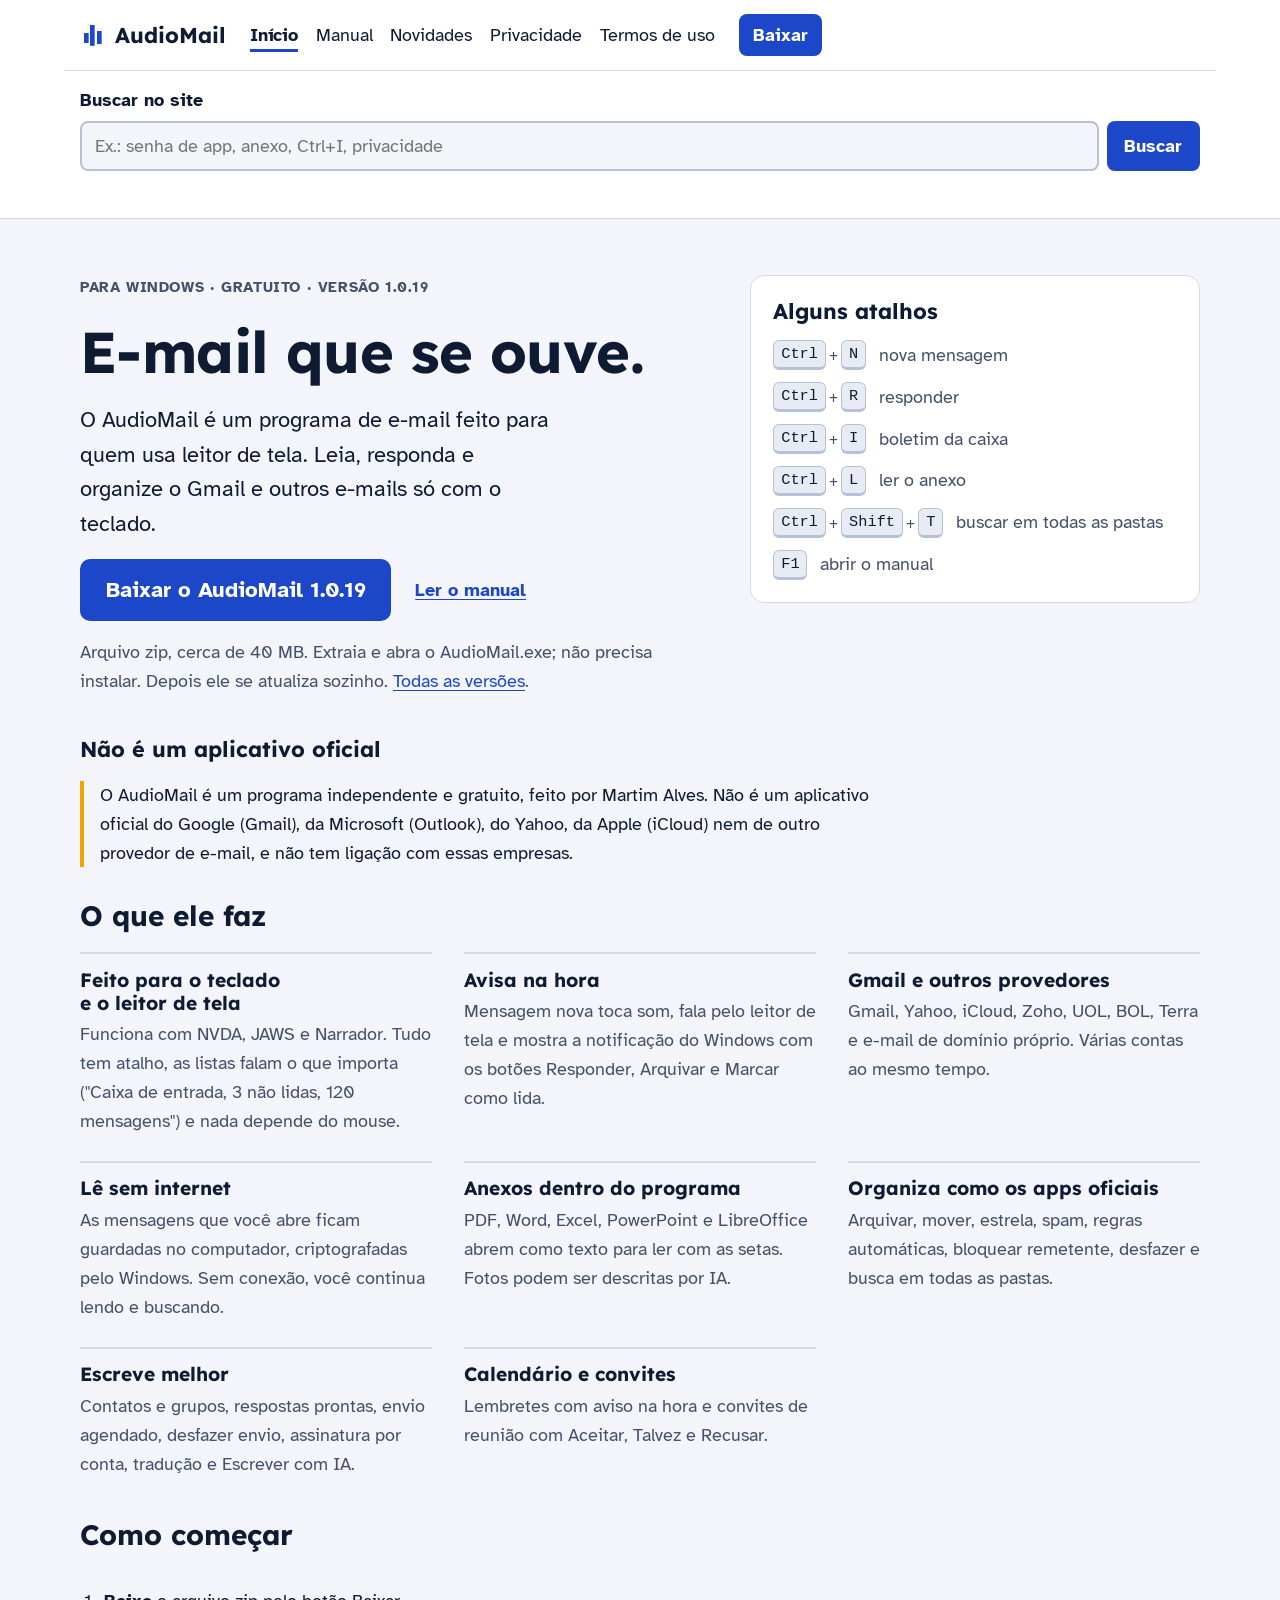
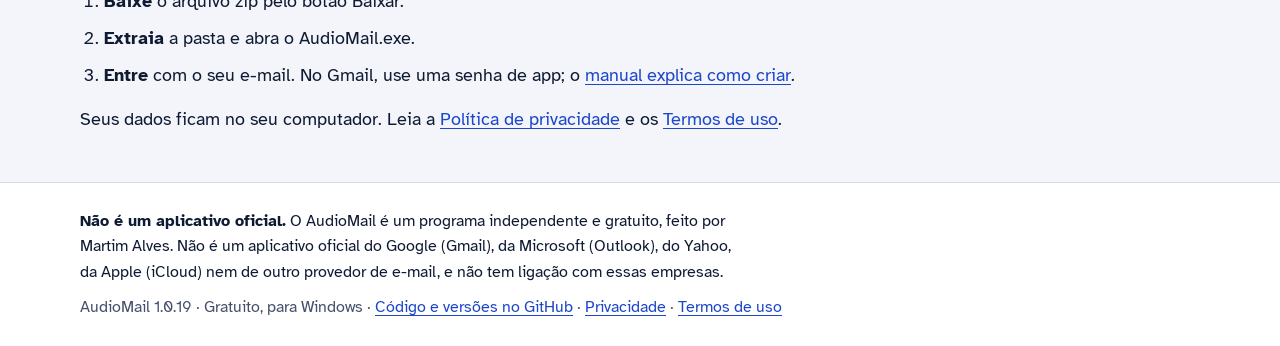
<file: docs/index.html>
<!doctype html>
<html lang="pt-BR">
<head>
<meta charset="utf-8">
<meta name="viewport" content="width=device-width, initial-scale=1, viewport-fit=cover">
<title>AudioMail</title>
<meta name="description" content="AudioMail: programa de e-mail gratuito para Windows feito para leitor de tela.">
<meta name="claude:viewport-fit-sides" content="cover">
<link rel="preconnect" href="https://fonts.googleapis.com">
<link rel="preconnect" href="https://fonts.gstatic.com" crossorigin>
<link rel="stylesheet" href="https://fonts.googleapis.com/css2?family=Atkinson+Hyperlegible:ital,wght@0,400;0,700;1,400&family=Lexend:wght@500;700&display=swap">
<link rel="stylesheet" href="estilo.css">
</head>
<body>
<a class="skip" href="#conteudo">Pular para o conteúdo</a>
<header class="topo">
  <div class="faixa">
    <a class="marca" href="index.html" aria-label="AudioMail, página inicial">
      <span class="marca-icone" aria-hidden="true"></span>AudioMail
    </a>
    <nav aria-label="Páginas do site"><ul class="menu"><li><a href="index.html" aria-current="page">Início</a></li><li><a href="manual.html">Manual</a></li><li><a href="novidades.html">Novidades</a></li><li><a href="privacidade.html">Privacidade</a></li><li><a href="termos.html">Termos de uso</a></li></ul></nav>
    <a class="botao botao-pequeno" href="https://github.com/martimpcctrl/AudioMail/releases/download/v1.0.19/AudioMail-Portatil-1.0.19.zip">Baixar</a>
  </div>
  <div class="faixa faixa-busca">
    <form class="busca" role="search" id="form-busca" action="#">
      <label for="campo-busca">Buscar no site</label>
      <div class="busca-linha">
        <input id="campo-busca" type="search" autocomplete="off"
               placeholder="Ex.: senha de app, anexo, Ctrl+I, privacidade">
        <button type="submit" class="botao">Buscar</button>
      </div>
      <p id="busca-status" class="busca-status" role="status" aria-live="polite"></p>
      <ol id="busca-resultados" class="busca-resultados" hidden></ol>
    </form>
  </div>
</header>
<main id="conteudo" tabindex="-1">
<section class="abertura faixa" aria-labelledby="titulo">
  <div class="abertura-texto">
    <p class="selo">Para Windows · Gratuito · Versão 1.0.19</p>
    <h1 id="titulo">E-mail que se ouve.</h1>
    <p class="chamada">O AudioMail é um programa de e-mail feito para quem usa leitor de tela.
      Leia, responda e organize o Gmail e outros e-mails só com o teclado.</p>
    <div class="acoes">
      <a class="botao botao-grande" href="https://github.com/martimpcctrl/AudioMail/releases/download/v1.0.19/AudioMail-Portatil-1.0.19.zip">Baixar o AudioMail 1.0.19</a>
      <a class="link-forte" href="manual.html">Ler o manual</a>
    </div>
    <p class="detalhe">Arquivo zip, cerca de 40 MB. Extraia e abra o AudioMail.exe; não precisa instalar.
      Depois ele se atualiza sozinho. <a href="https://github.com/martimpcctrl/AudioMail/releases">Todas as versões</a>.</p>
  </div>
  <aside class="teclado" aria-labelledby="titulo-atalhos">
    <h2 id="titulo-atalhos">Alguns atalhos</h2>
    <ul class="atalhos"><li><span class="combo"><kbd>Ctrl</kbd><span class="plus">+</span><kbd>N</kbd></span> <span>nova mensagem</span></li><li><span class="combo"><kbd>Ctrl</kbd><span class="plus">+</span><kbd>R</kbd></span> <span>responder</span></li><li><span class="combo"><kbd>Ctrl</kbd><span class="plus">+</span><kbd>I</kbd></span> <span>boletim da caixa</span></li><li><span class="combo"><kbd>Ctrl</kbd><span class="plus">+</span><kbd>L</kbd></span> <span>ler o anexo</span></li><li><span class="combo"><kbd>Ctrl</kbd><span class="plus">+</span><kbd>Shift</kbd><span class="plus">+</span><kbd>T</kbd></span> <span>buscar em todas as pastas</span></li><li><span class="combo"><kbd>F1</kbd></span> <span>abrir o manual</span></li></ul>
  </aside>
</section>
<section class="faixa aviso-oficial" aria-labelledby="titulo-aviso">
  <h2 id="titulo-aviso">Não é um aplicativo oficial</h2>
  <p>O AudioMail é um programa independente e gratuito, feito por Martim Alves. Não é um aplicativo oficial do Google (Gmail), da Microsoft (Outlook), do Yahoo, da Apple (iCloud) nem de outro provedor de e-mail, e não tem ligação com essas empresas.</p>
</section>
<section class="faixa" aria-labelledby="titulo-recursos">
  <h2 id="titulo-recursos">O que ele faz</h2>
  <ul class="recursos"><li class="recurso"><h3>Feito para o teclado e o leitor de tela</h3><p>Funciona com NVDA, JAWS e Narrador. Tudo tem atalho, as listas falam o que importa (&quot;Caixa de entrada, 3 não lidas, 120 mensagens&quot;) e nada depende do mouse.</p></li><li class="recurso"><h3>Avisa na hora</h3><p>Mensagem nova toca som, fala pelo leitor de tela e mostra a notificação do Windows com os botões Responder, Arquivar e Marcar como lida.</p></li><li class="recurso"><h3>Gmail e outros provedores</h3><p>Gmail, Yahoo, iCloud, Zoho, UOL, BOL, Terra e e-mail de domínio próprio. Várias contas ao mesmo tempo.</p></li><li class="recurso"><h3>Lê sem internet</h3><p>As mensagens que você abre ficam guardadas no computador, criptografadas pelo Windows. Sem conexão, você continua lendo e buscando.</p></li><li class="recurso"><h3>Anexos dentro do programa</h3><p>PDF, Word, Excel, PowerPoint e LibreOffice abrem como texto para ler com as setas. Fotos podem ser descritas por IA.</p></li><li class="recurso"><h3>Organiza como os apps oficiais</h3><p>Arquivar, mover, estrela, spam, regras automáticas, bloquear remetente, desfazer e busca em todas as pastas.</p></li><li class="recurso"><h3>Escreve melhor</h3><p>Contatos e grupos, respostas prontas, envio agendado, desfazer envio, assinatura por conta, tradução e Escrever com IA.</p></li><li class="recurso"><h3>Calendário e convites</h3><p>Lembretes com aviso na hora e convites de reunião com Aceitar, Talvez e Recusar.</p></li></ul>
</section>
<section class="faixa comecar" aria-labelledby="titulo-comecar">
  <h2 id="titulo-comecar">Como começar</h2>
  <ol class="passos">
    <li><strong>Baixe</strong> o arquivo zip pelo botão Baixar.</li>
    <li><strong>Extraia</strong> a pasta e abra o AudioMail.exe.</li>
    <li><strong>Entre</strong> com o seu e-mail. No Gmail, use uma senha de app;
      o <a href="manual.html#primeiros-passos">manual explica como criar</a>.</li>
  </ol>
  <p>Seus dados ficam no seu computador. Leia a <a href="privacidade.html">Política de privacidade</a>
    e os <a href="termos.html">Termos de uso</a>.</p>
</section>

</main>
<footer class="rodape">
  <div class="faixa rodape-faixa">
    <p class="aviso"><strong>Não é um aplicativo oficial.</strong> O AudioMail é um programa independente e gratuito, feito por Martim Alves. Não é um aplicativo oficial do Google (Gmail), da Microsoft (Outlook), do Yahoo, da Apple (iCloud) nem de outro provedor de e-mail, e não tem ligação com essas empresas.</p>
    <p>AudioMail 1.0.19 · Gratuito, para Windows ·
      <a href="https://github.com/martimpcctrl/AudioMail">Código e versões no GitHub</a> ·
      <a href="privacidade.html">Privacidade</a> · <a href="termos.html">Termos de uso</a></p>
  </div>
</footer>
<script src="busca-indice.js"></script>
<script src="busca.js"></script>
</body>
</html>
</file>
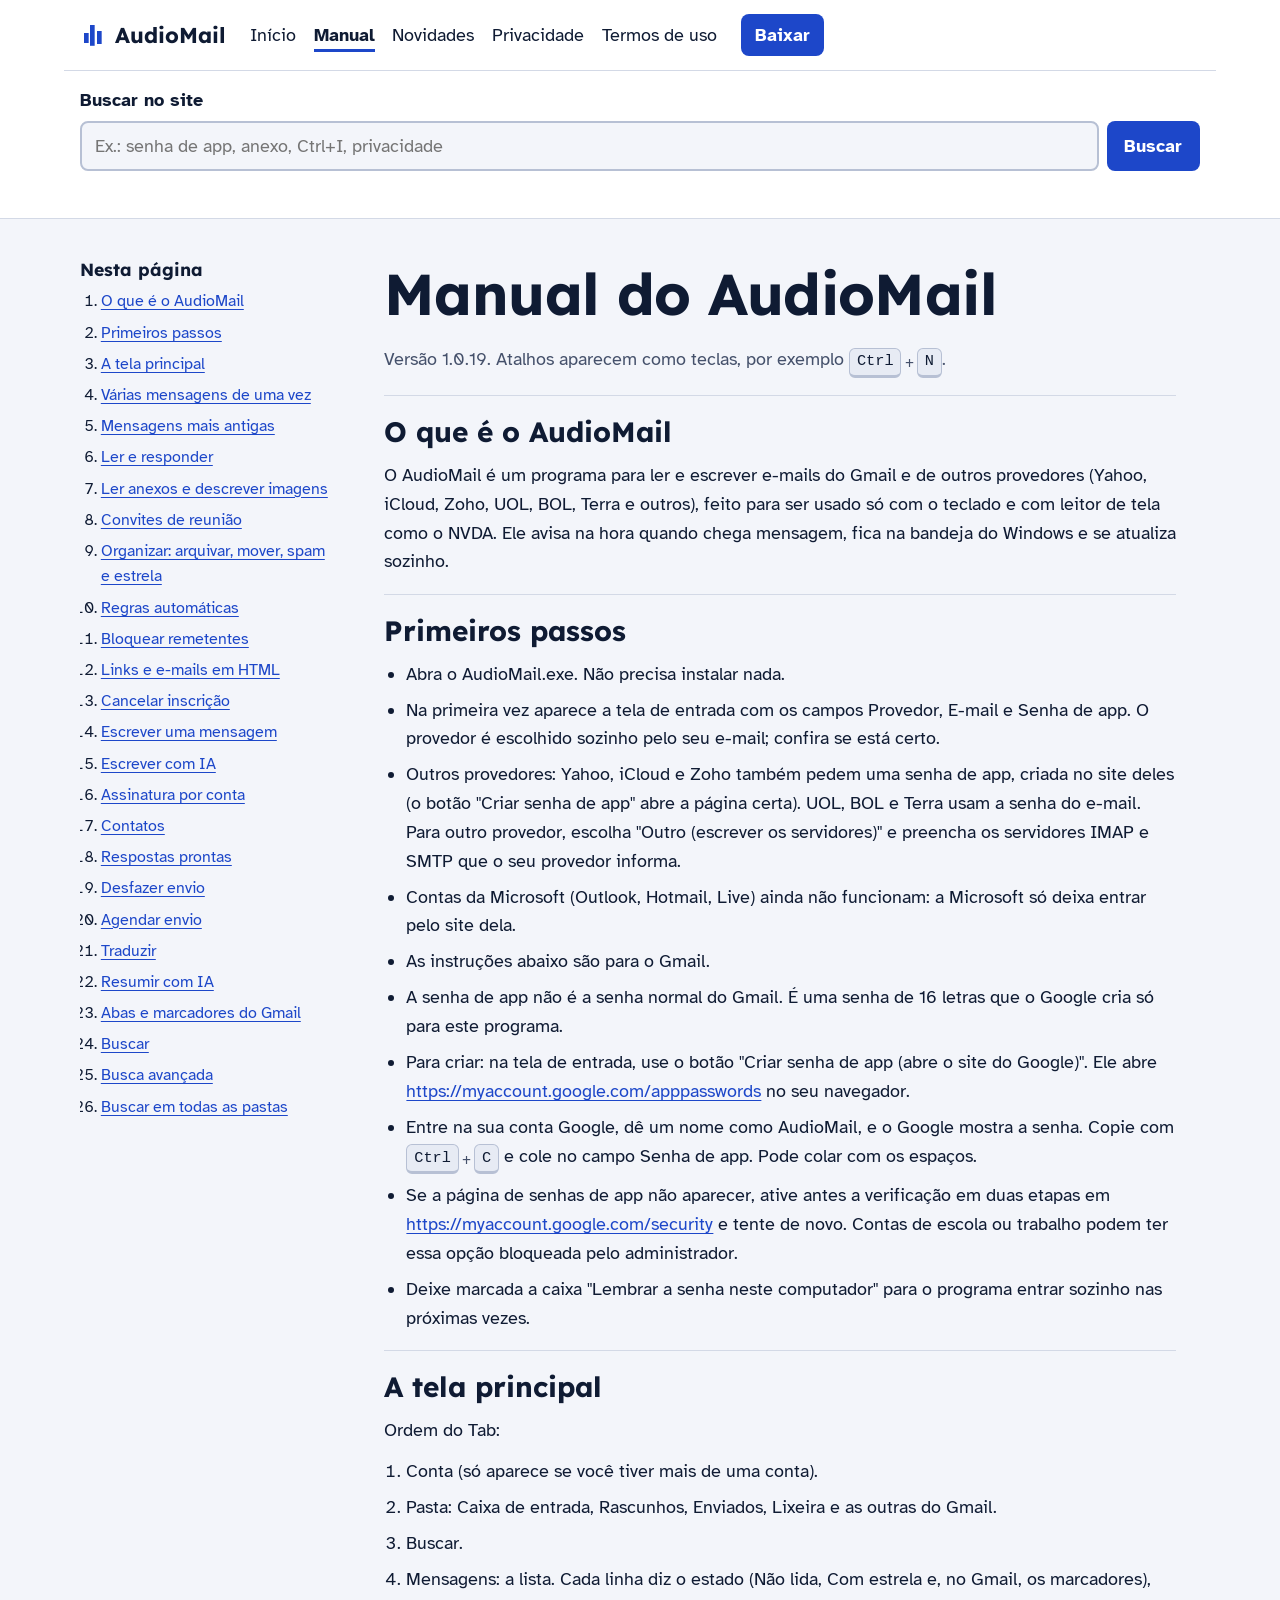
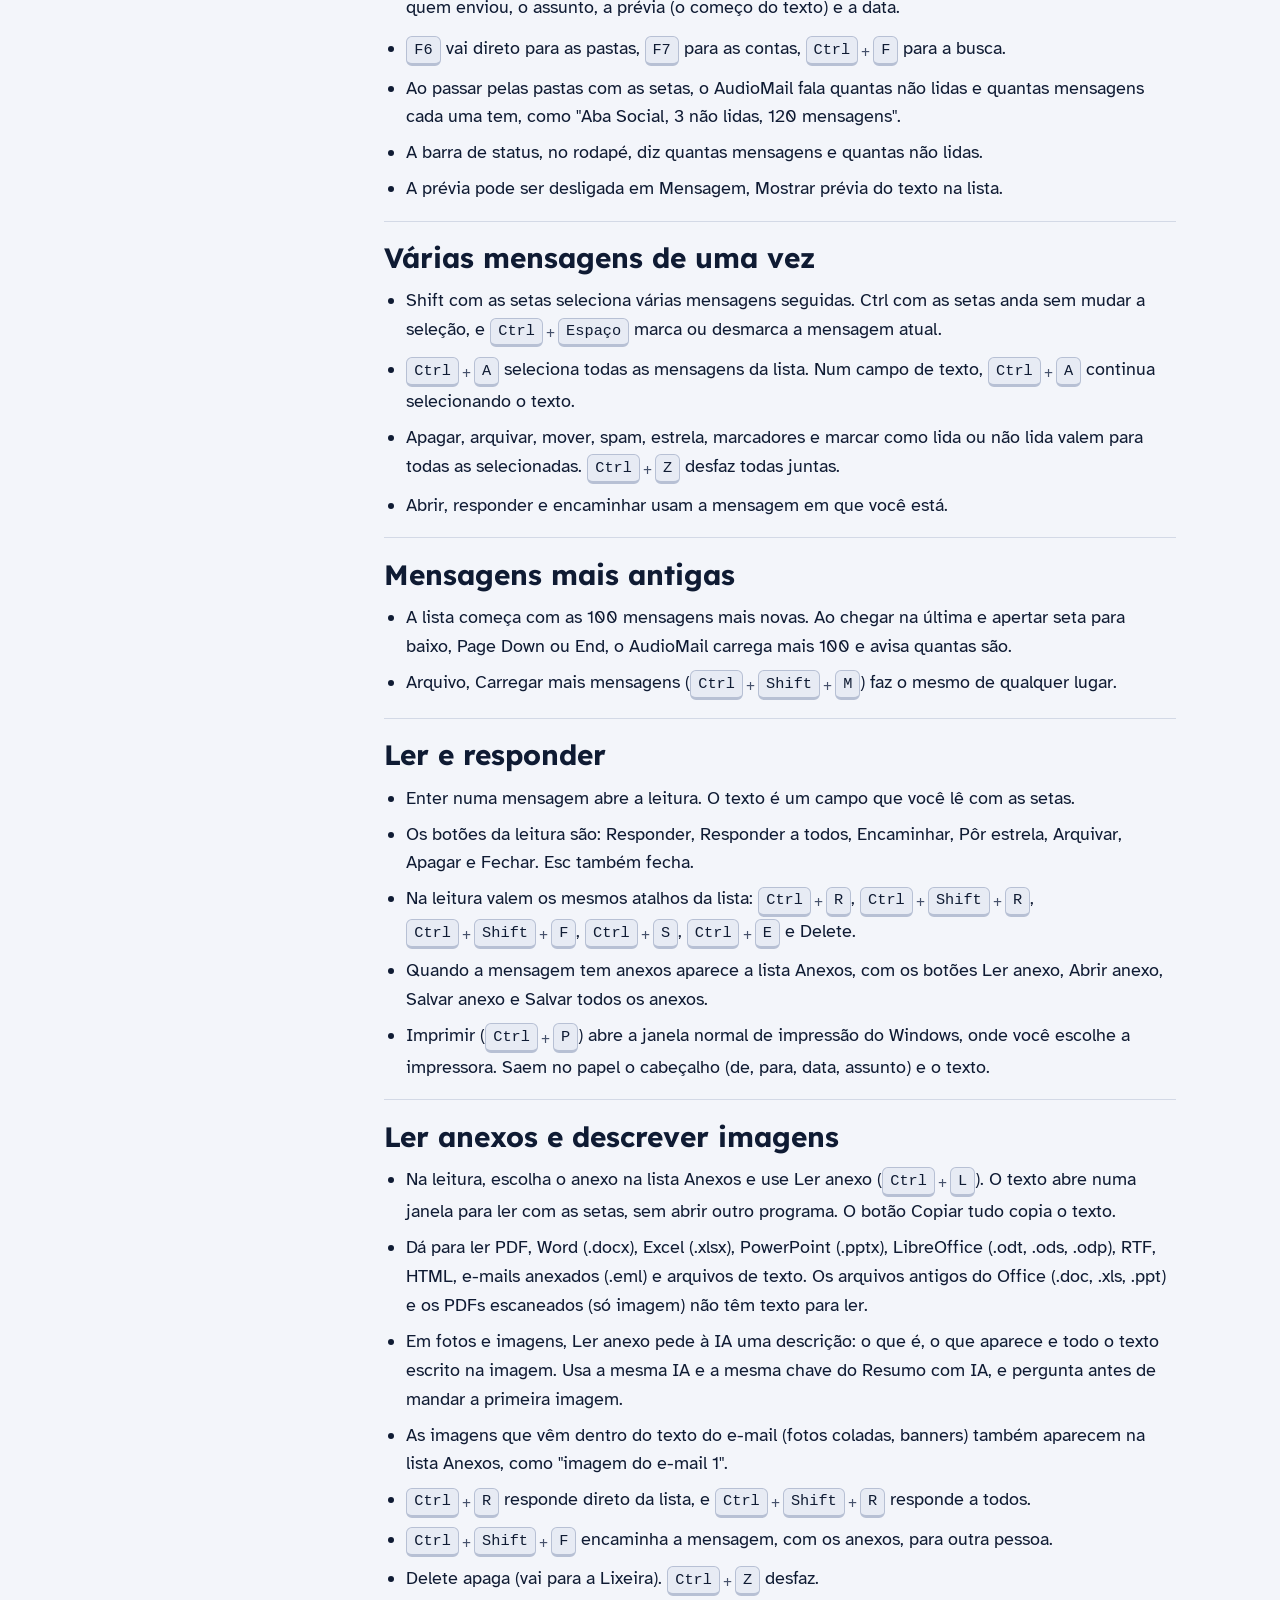
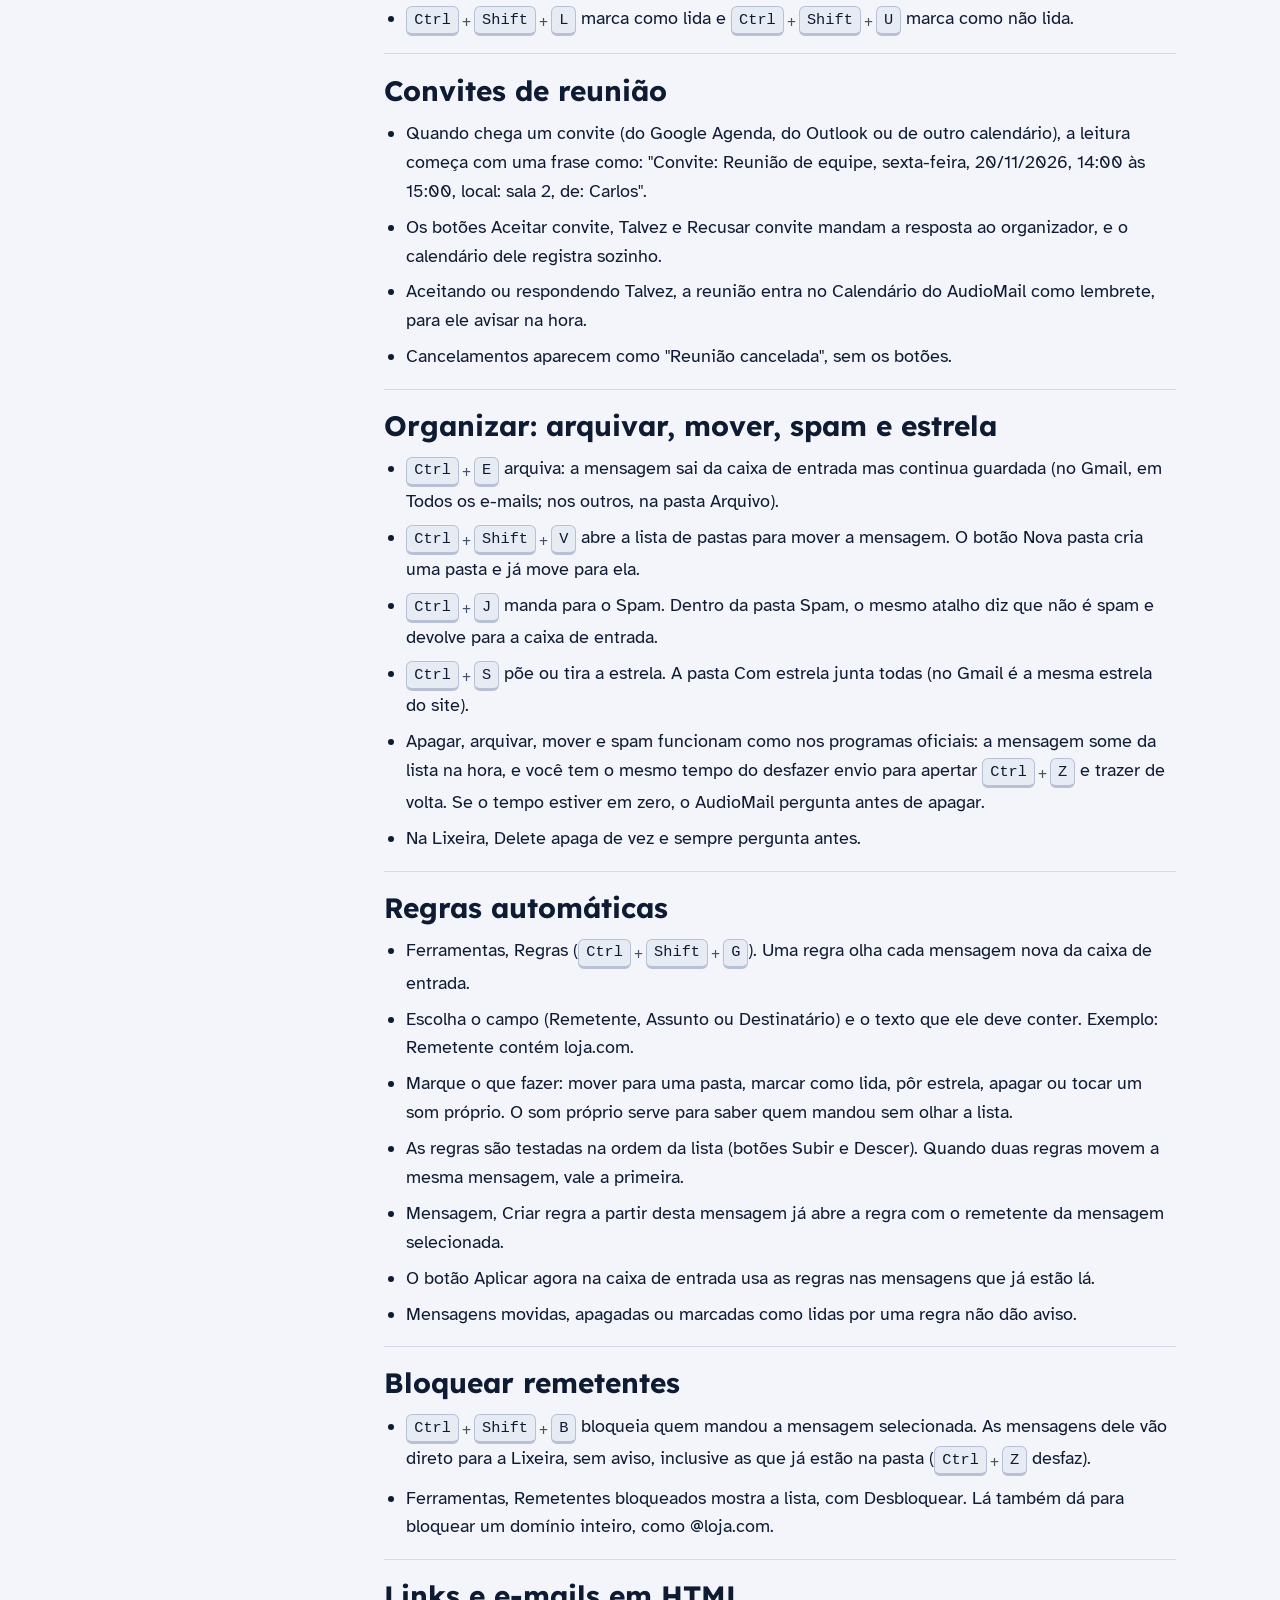
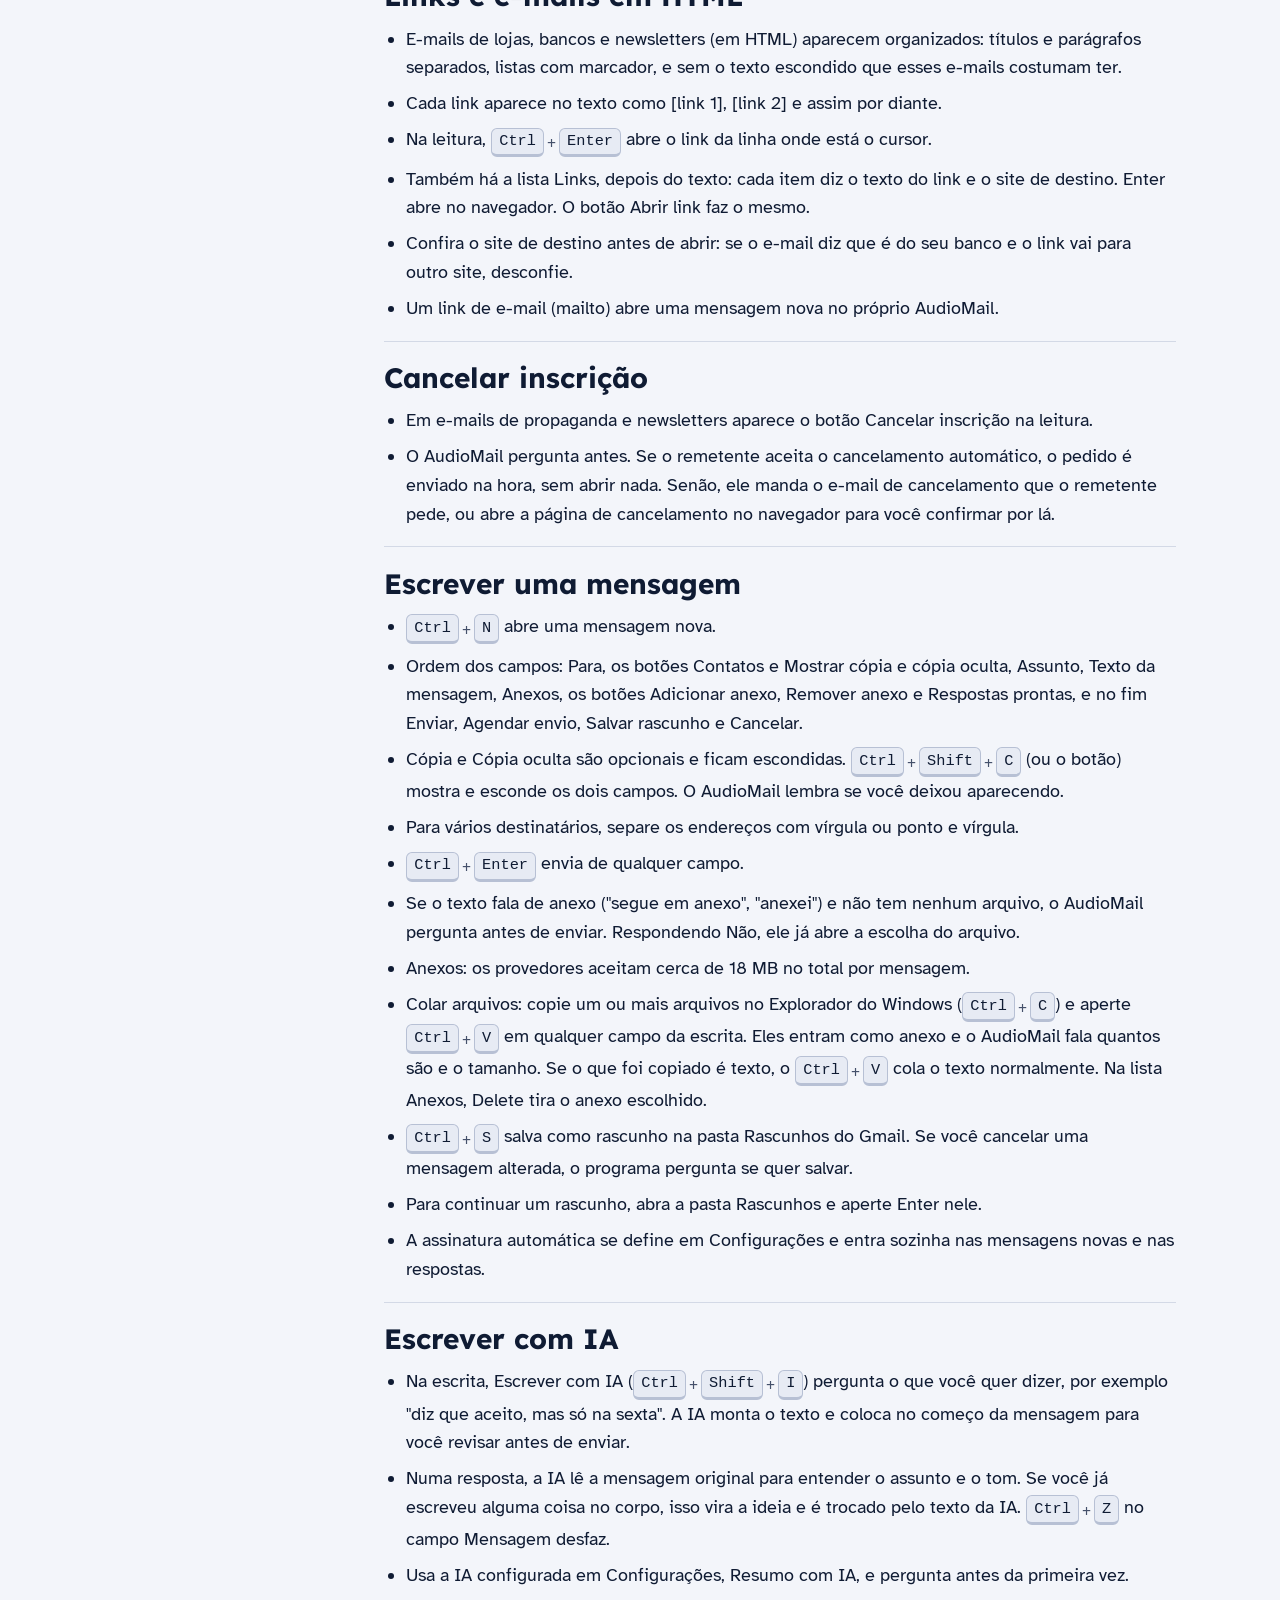
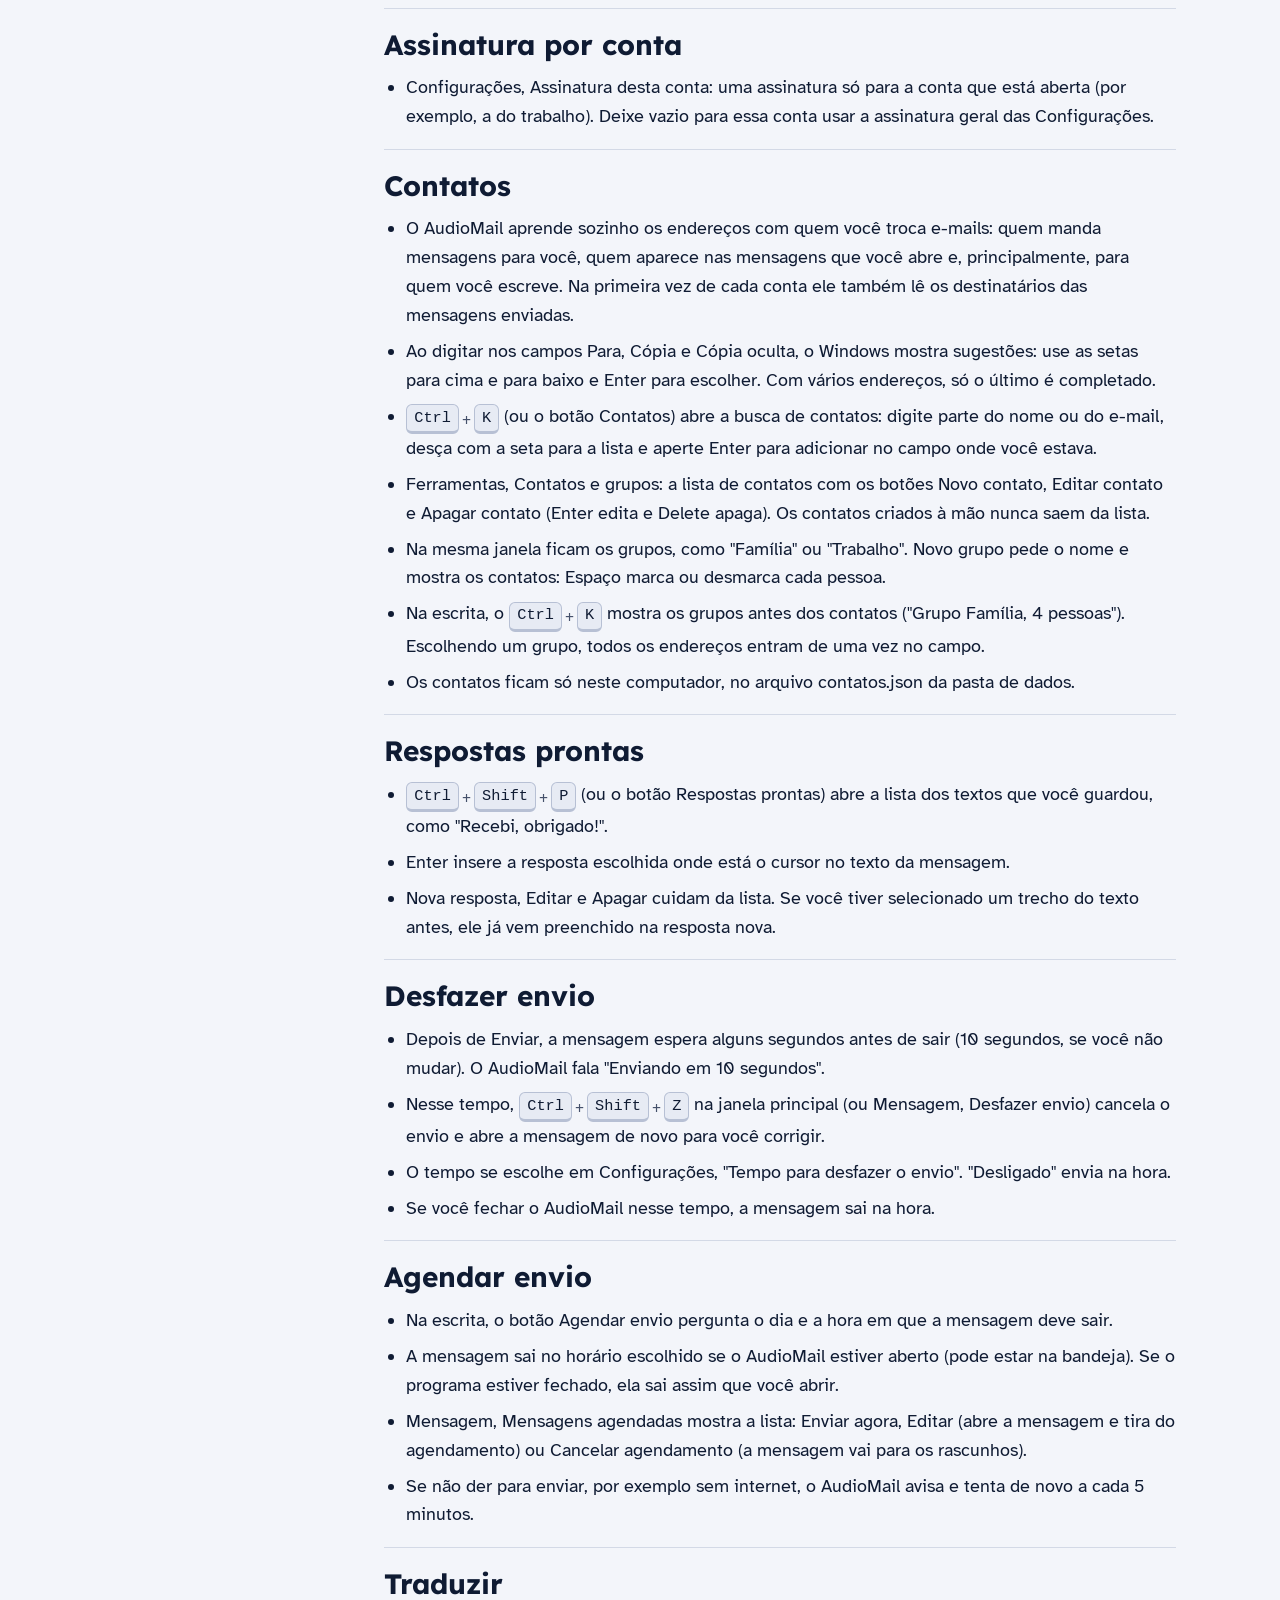
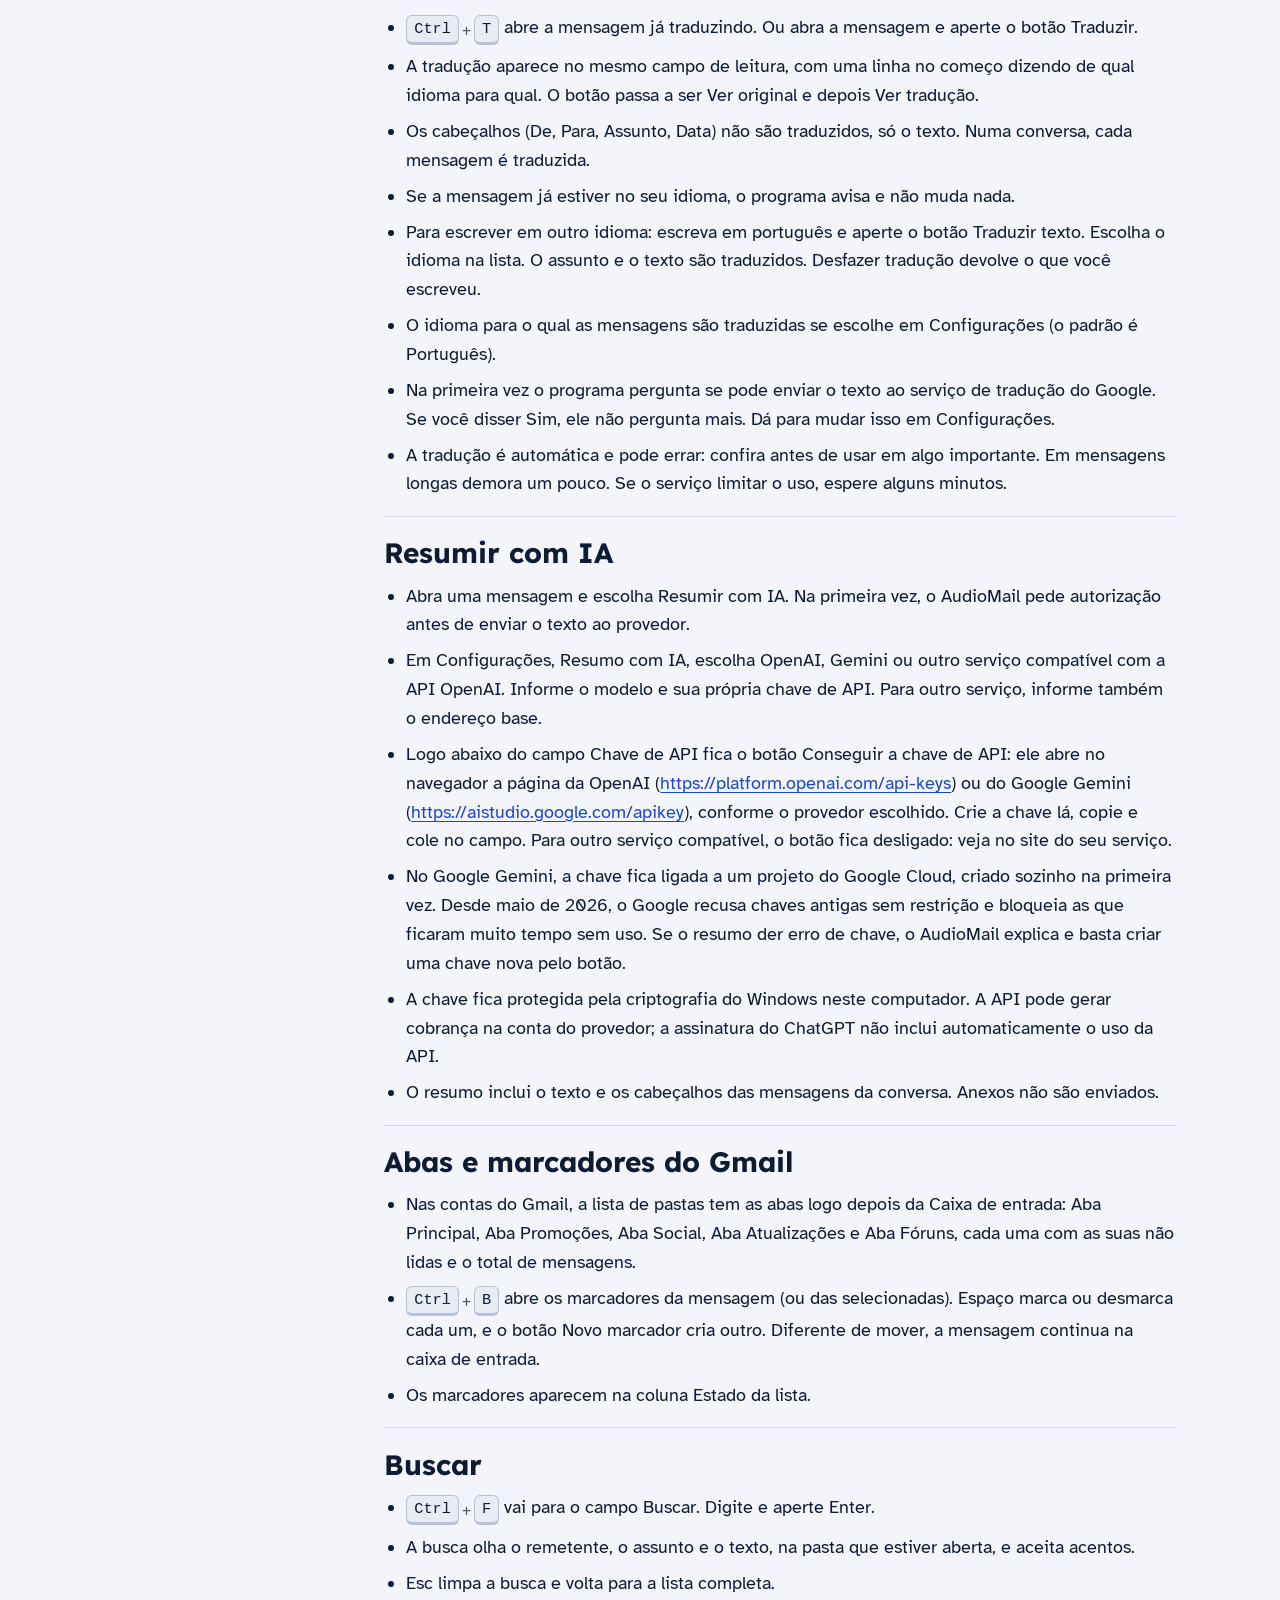
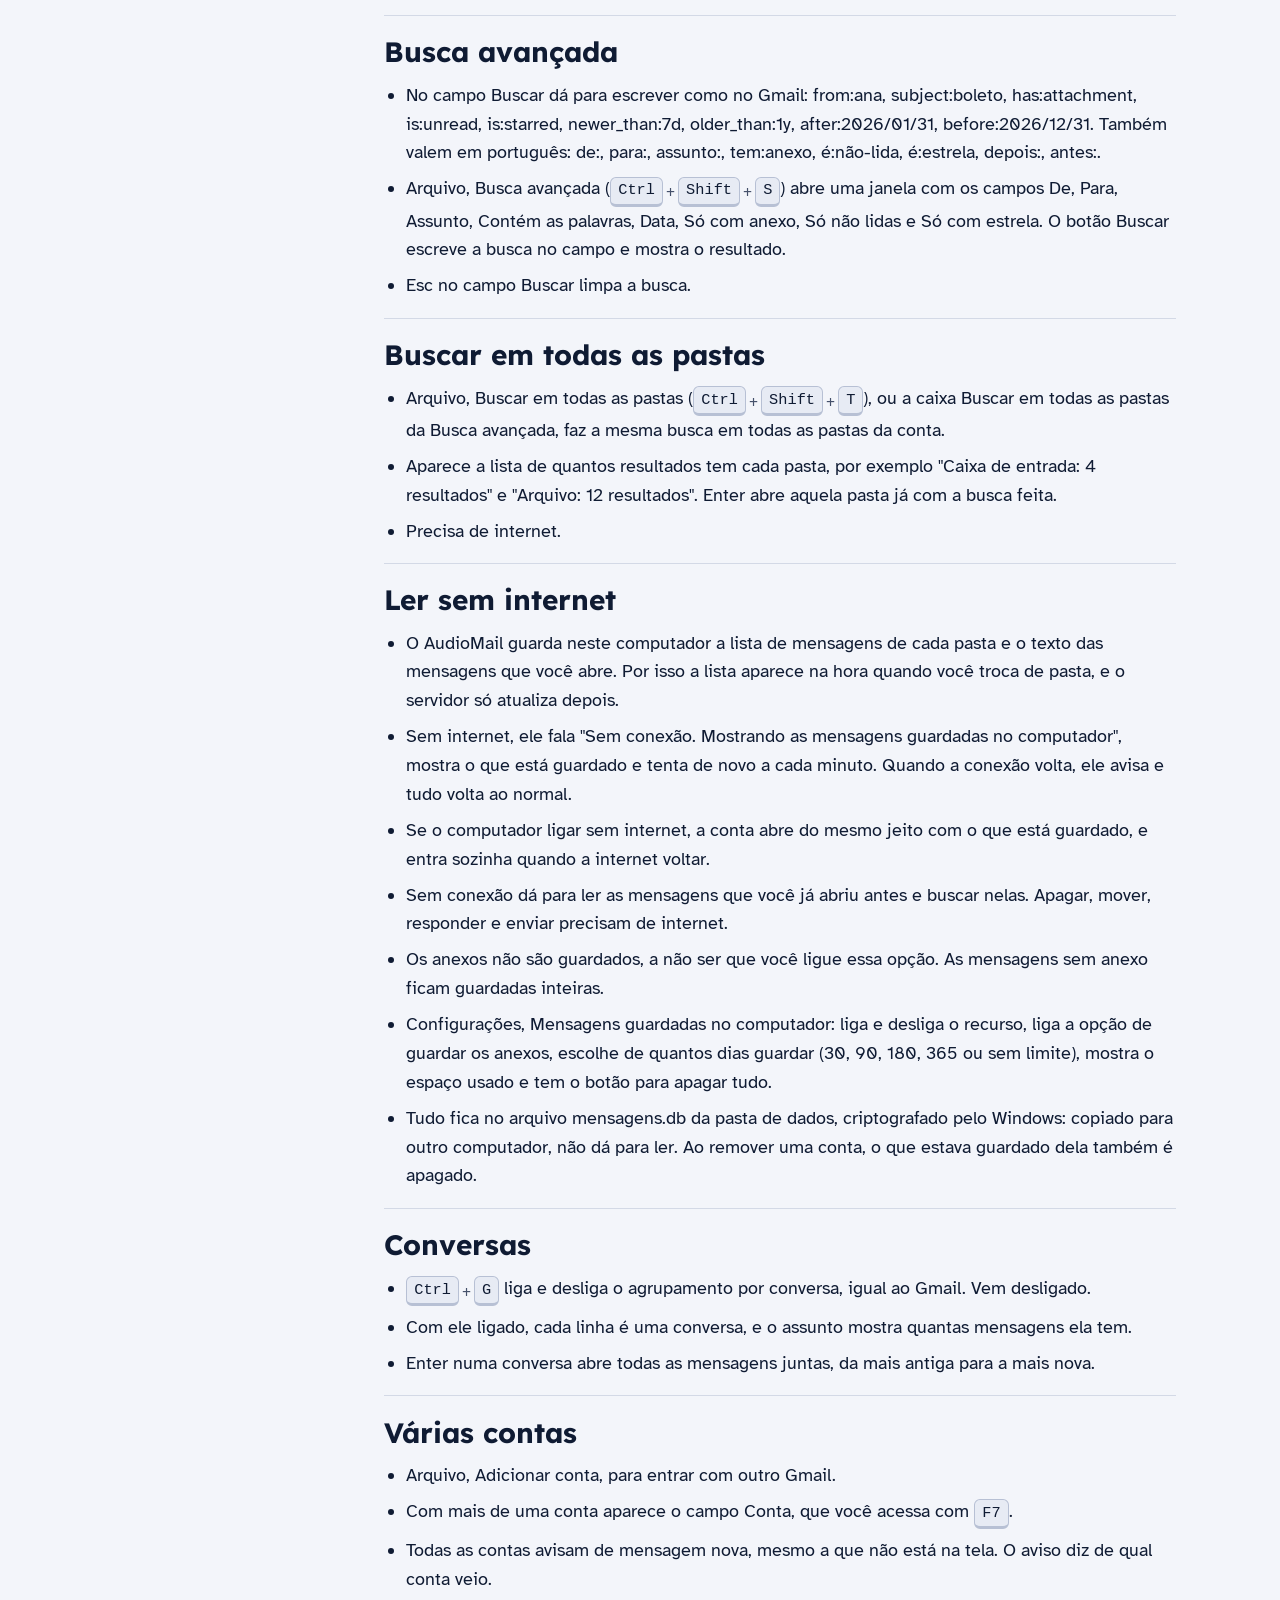
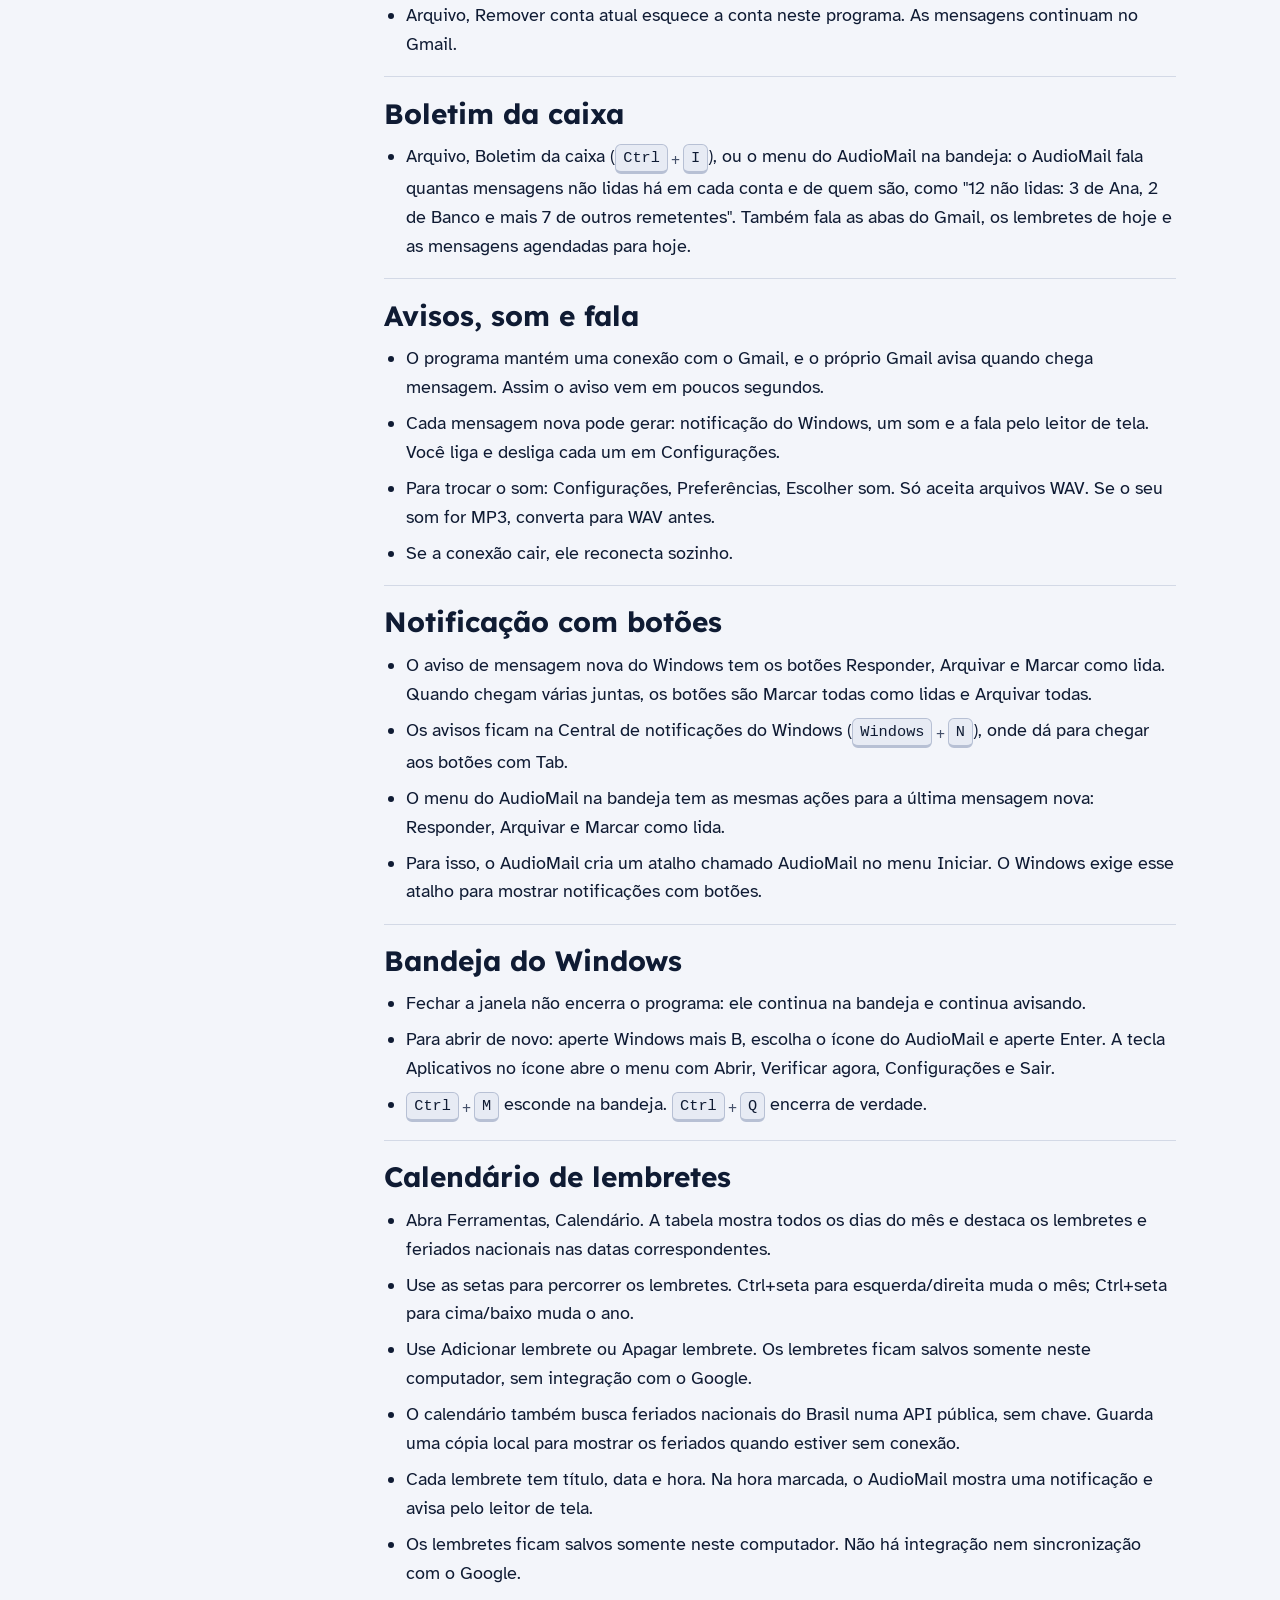
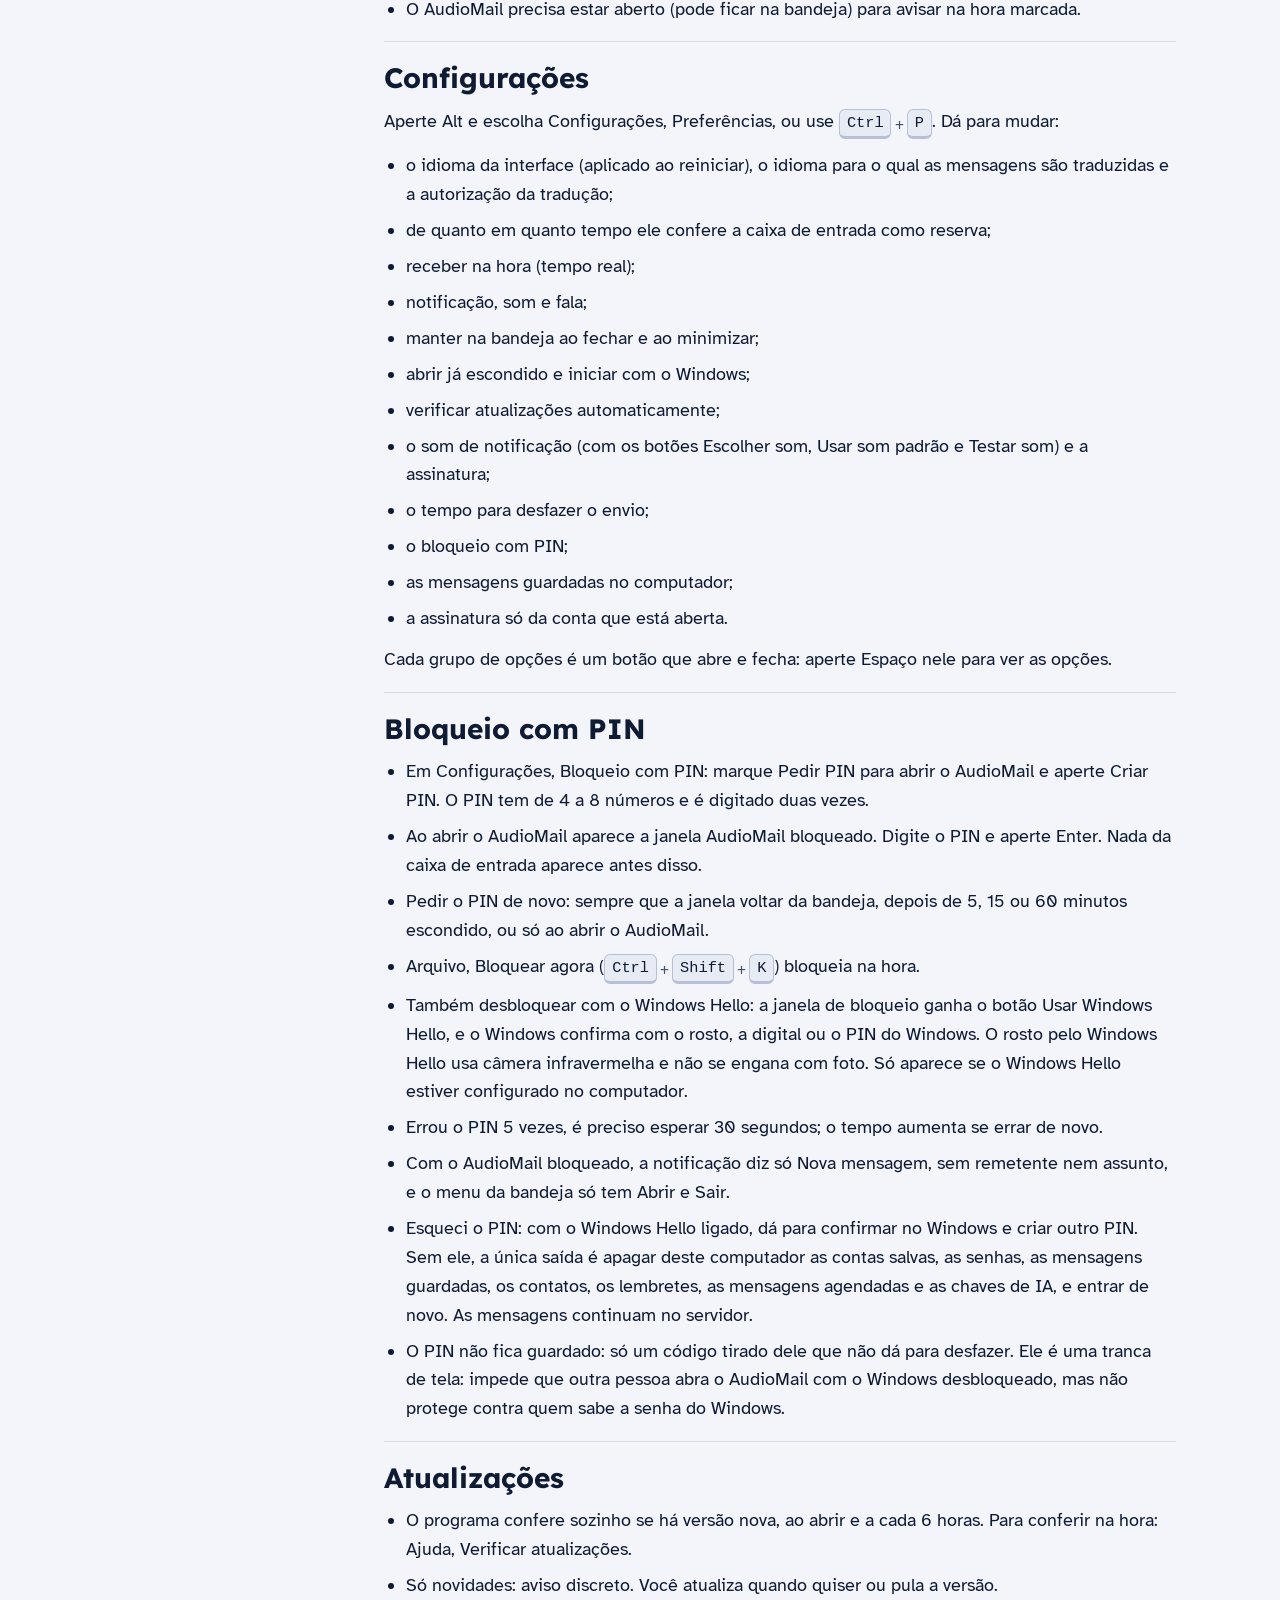
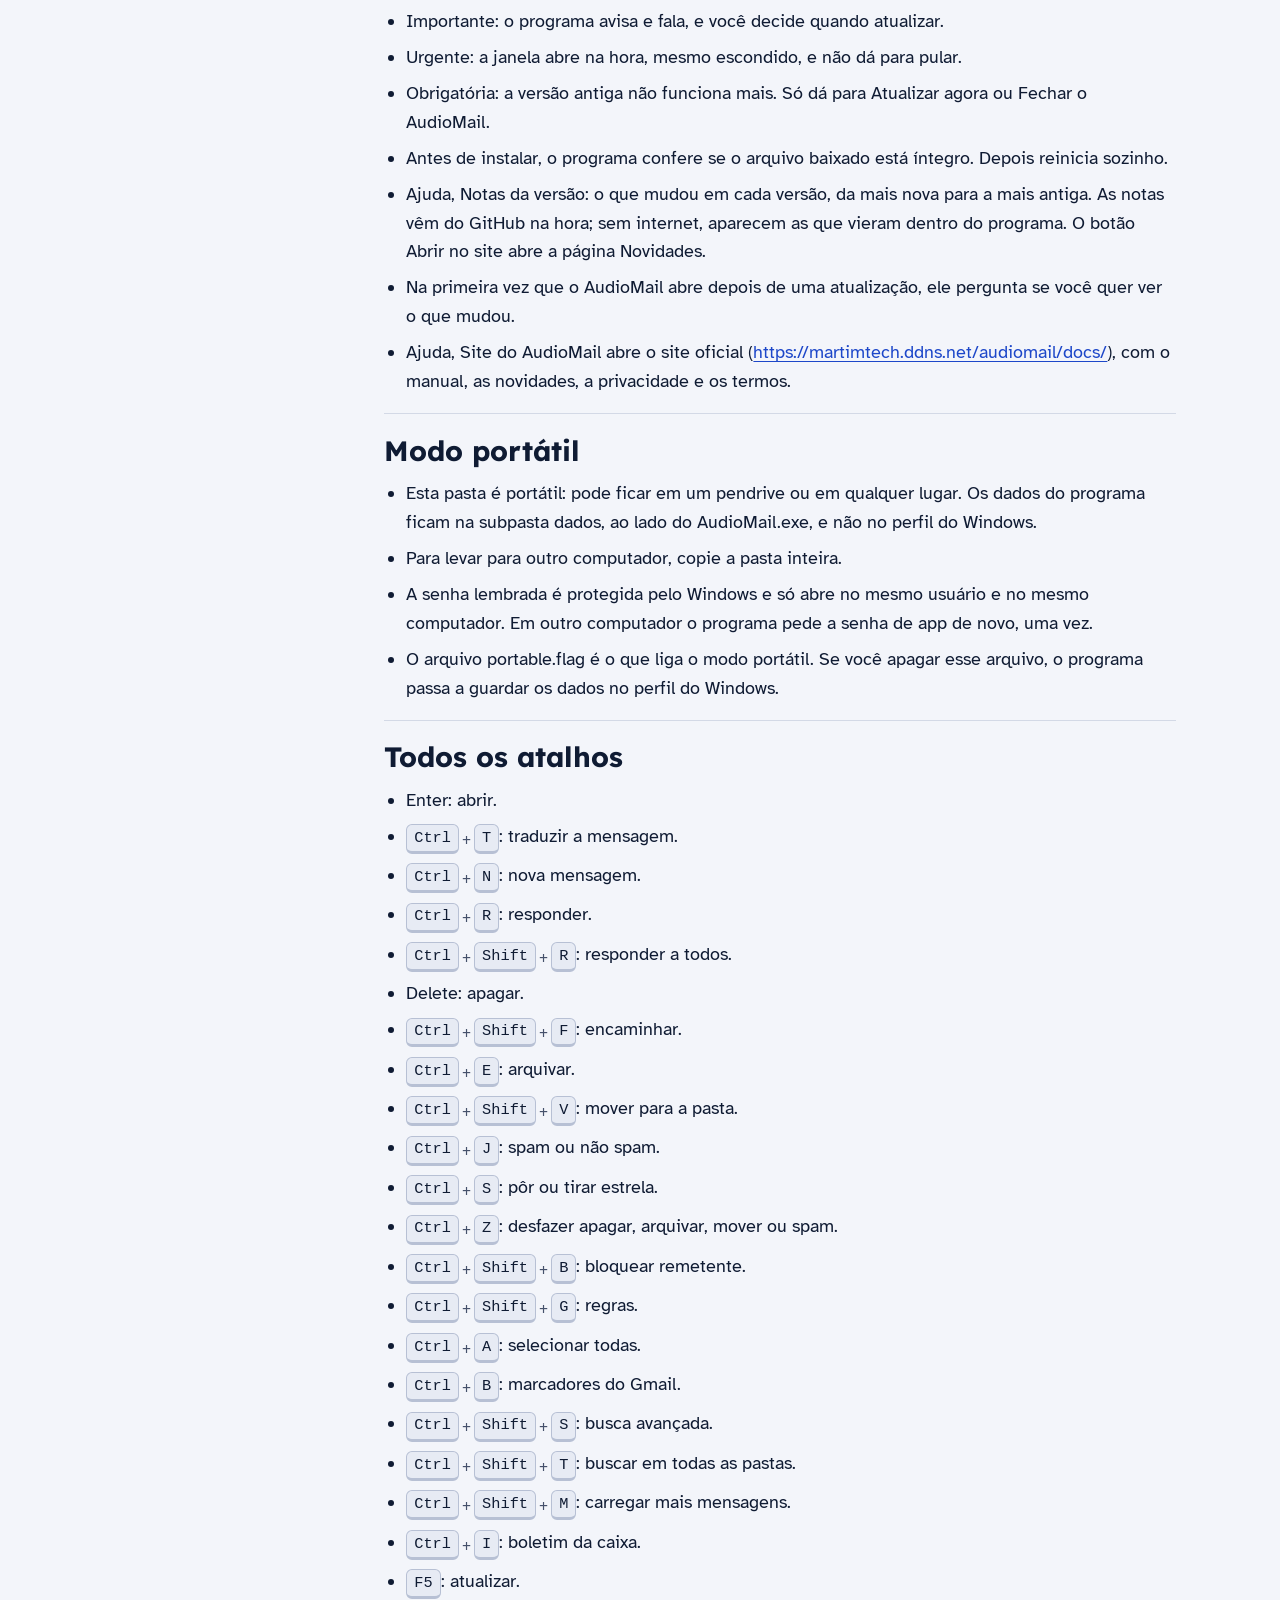
<file: docs/manual.html>
<!doctype html>
<html lang="pt-BR">
<head>
<meta charset="utf-8">
<meta name="viewport" content="width=device-width, initial-scale=1, viewport-fit=cover">
<title>Manual do AudioMail</title>
<meta name="description" content="Como usar o AudioMail: contas, mensagens, anexos, atalhos e configurações.">
<meta name="claude:viewport-fit-sides" content="cover">
<link rel="preconnect" href="https://fonts.googleapis.com">
<link rel="preconnect" href="https://fonts.gstatic.com" crossorigin>
<link rel="stylesheet" href="https://fonts.googleapis.com/css2?family=Atkinson+Hyperlegible:ital,wght@0,400;0,700;1,400&family=Lexend:wght@500;700&display=swap">
<link rel="stylesheet" href="estilo.css">
</head>
<body>
<a class="skip" href="#conteudo">Pular para o conteúdo</a>
<header class="topo">
  <div class="faixa">
    <a class="marca" href="index.html" aria-label="AudioMail, página inicial">
      <span class="marca-icone" aria-hidden="true"></span>AudioMail
    </a>
    <nav aria-label="Páginas do site"><ul class="menu"><li><a href="index.html">Início</a></li><li><a href="manual.html" aria-current="page">Manual</a></li><li><a href="novidades.html">Novidades</a></li><li><a href="privacidade.html">Privacidade</a></li><li><a href="termos.html">Termos de uso</a></li></ul></nav>
    <a class="botao botao-pequeno" href="https://github.com/martimpcctrl/AudioMail/releases/download/v1.0.19/AudioMail-Portatil-1.0.19.zip">Baixar</a>
  </div>
  <div class="faixa faixa-busca">
    <form class="busca" role="search" id="form-busca" action="#">
      <label for="campo-busca">Buscar no site</label>
      <div class="busca-linha">
        <input id="campo-busca" type="search" autocomplete="off"
               placeholder="Ex.: senha de app, anexo, Ctrl+I, privacidade">
        <button type="submit" class="botao">Buscar</button>
      </div>
      <p id="busca-status" class="busca-status" role="status" aria-live="polite"></p>
      <ol id="busca-resultados" class="busca-resultados" hidden></ol>
    </form>
  </div>
</header>
<main id="conteudo" tabindex="-1">
<div class="faixa documento">
  <nav class="indice" aria-labelledby="titulo-indice">
    <h2 id="titulo-indice">Nesta página</h2>
    <ol><li><a href="#o-que-é-o-audiomail">O que é o AudioMail</a></li><li><a href="#primeiros-passos">Primeiros passos</a></li><li><a href="#a-tela-principal">A tela principal</a></li><li><a href="#várias-mensagens-de-uma-vez">Várias mensagens de uma vez</a></li><li><a href="#mensagens-mais-antigas">Mensagens mais antigas</a></li><li><a href="#ler-e-responder">Ler e responder</a></li><li><a href="#ler-anexos-e-descrever-imagens">Ler anexos e descrever imagens</a></li><li><a href="#convites-de-reunião">Convites de reunião</a></li><li><a href="#organizar-arquivar-mover-spam-e-estrela">Organizar: arquivar, mover, spam e estrela</a></li><li><a href="#regras-automáticas">Regras automáticas</a></li><li><a href="#bloquear-remetentes">Bloquear remetentes</a></li><li><a href="#links-e-e-mails-em-html">Links e e-mails em HTML</a></li><li><a href="#cancelar-inscrição">Cancelar inscrição</a></li><li><a href="#escrever-uma-mensagem">Escrever uma mensagem</a></li><li><a href="#escrever-com-ia">Escrever com IA</a></li><li><a href="#assinatura-por-conta">Assinatura por conta</a></li><li><a href="#contatos">Contatos</a></li><li><a href="#respostas-prontas">Respostas prontas</a></li><li><a href="#desfazer-envio">Desfazer envio</a></li><li><a href="#agendar-envio">Agendar envio</a></li><li><a href="#traduzir">Traduzir</a></li><li><a href="#resumir-com-ia">Resumir com IA</a></li><li><a href="#abas-e-marcadores-do-gmail">Abas e marcadores do Gmail</a></li><li><a href="#buscar">Buscar</a></li><li><a href="#busca-avançada">Busca avançada</a></li><li><a href="#buscar-em-todas-as-pastas">Buscar em todas as pastas</a></li><li><a href="#ler-sem-internet">Ler sem internet</a></li><li><a href="#conversas">Conversas</a></li><li><a href="#várias-contas">Várias contas</a></li><li><a href="#boletim-da-caixa">Boletim da caixa</a></li><li><a href="#avisos-som-e-fala">Avisos, som e fala</a></li><li><a href="#notificação-com-botões">Notificação com botões</a></li><li><a href="#bandeja-do-windows">Bandeja do Windows</a></li><li><a href="#calendário-de-lembretes">Calendário de lembretes</a></li><li><a href="#configurações">Configurações</a></li><li><a href="#bloqueio-com-pin">Bloqueio com PIN</a></li><li><a href="#atualizações">Atualizações</a></li><li><a href="#modo-portátil">Modo portátil</a></li><li><a href="#todos-os-atalhos">Todos os atalhos</a></li><li><a href="#problemas-comuns">Problemas comuns</a></li><li><a href="#privacidade">Privacidade</a></li></ol>
  </nav>
  <article class="texto">
    <h1>Manual do AudioMail</h1>
    <p class="meta">Versão 1.0.19. Atalhos aparecem como teclas, por exemplo <span class="combo"><kbd>Ctrl</kbd><span class="plus">+</span><kbd>N</kbd></span>.</p>
    <section aria-labelledby="o-que-é-o-audiomail"><h2 id="o-que-é-o-audiomail">O que é o AudioMail</h2>
<p>O AudioMail é um programa para ler e escrever e-mails do Gmail e de outros provedores (Yahoo, iCloud, Zoho, UOL, BOL, Terra e outros), feito para ser usado só com o teclado e com leitor de tela como o NVDA. Ele avisa na hora quando chega mensagem, fica na bandeja do Windows e se atualiza sozinho.</p></section>
<section aria-labelledby="primeiros-passos"><h2 id="primeiros-passos">Primeiros passos</h2>
<ul><li>Abra o AudioMail.exe. Não precisa instalar nada.</li><li>Na primeira vez aparece a tela de entrada com os campos Provedor, E-mail e Senha de app. O provedor é escolhido sozinho pelo seu e-mail; confira se está certo.</li><li>Outros provedores: Yahoo, iCloud e Zoho também pedem uma senha de app, criada no site deles (o botão "Criar senha de app" abre a página certa). UOL, BOL e Terra usam a senha do e-mail. Para outro provedor, escolha "Outro (escrever os servidores)" e preencha os servidores IMAP e SMTP que o seu provedor informa.</li><li>Contas da Microsoft (Outlook, Hotmail, Live) ainda não funcionam: a Microsoft só deixa entrar pelo site dela.</li><li>As instruções abaixo são para o Gmail.</li><li>A senha de app não é a senha normal do Gmail. É uma senha de 16 letras que o Google cria só para este programa.</li><li>Para criar: na tela de entrada, use o botão "Criar senha de app (abre o site do Google)". Ele abre <a href="https://myaccount.google.com/apppasswords">https://myaccount.google.com/apppasswords</a> no seu navegador.</li><li>Entre na sua conta Google, dê um nome como AudioMail, e o Google mostra a senha. Copie com <span class="combo"><kbd>Ctrl</kbd><span class="plus">+</span><kbd>C</kbd></span> e cole no campo Senha de app. Pode colar com os espaços.</li><li>Se a página de senhas de app não aparecer, ative antes a verificação em duas etapas em <a href="https://myaccount.google.com/security">https://myaccount.google.com/security</a> e tente de novo. Contas de escola ou trabalho podem ter essa opção bloqueada pelo administrador.</li><li>Deixe marcada a caixa "Lembrar a senha neste computador" para o programa entrar sozinho nas próximas vezes.</li></ul></section>
<section aria-labelledby="a-tela-principal"><h2 id="a-tela-principal">A tela principal</h2>
<p>Ordem do Tab:</p>
<ol><li>Conta (só aparece se você tiver mais de uma conta).</li><li>Pasta: Caixa de entrada, Rascunhos, Enviados, Lixeira e as outras do Gmail.</li><li>Buscar.</li><li>Mensagens: a lista. Cada linha diz o estado (Não lida, Com estrela e, no Gmail, os marcadores), quem enviou, o assunto, a prévia (o começo do texto) e a data.</li></ol>
<ul><li><span class="combo"><kbd>F6</kbd></span> vai direto para as pastas, <span class="combo"><kbd>F7</kbd></span> para as contas, <span class="combo"><kbd>Ctrl</kbd><span class="plus">+</span><kbd>F</kbd></span> para a busca.</li><li>Ao passar pelas pastas com as setas, o AudioMail fala quantas não lidas e quantas mensagens cada uma tem, como "Aba Social, 3 não lidas, 120 mensagens".</li><li>A barra de status, no rodapé, diz quantas mensagens e quantas não lidas.</li><li>A prévia pode ser desligada em Mensagem, Mostrar prévia do texto na lista.</li></ul></section>
<section aria-labelledby="várias-mensagens-de-uma-vez"><h2 id="várias-mensagens-de-uma-vez">Várias mensagens de uma vez</h2>
<ul><li>Shift com as setas seleciona várias mensagens seguidas. Ctrl com as setas anda sem mudar a seleção, e <span class="combo"><kbd>Ctrl</kbd><span class="plus">+</span><kbd>Espaço</kbd></span> marca ou desmarca a mensagem atual.</li><li><span class="combo"><kbd>Ctrl</kbd><span class="plus">+</span><kbd>A</kbd></span> seleciona todas as mensagens da lista. Num campo de texto, <span class="combo"><kbd>Ctrl</kbd><span class="plus">+</span><kbd>A</kbd></span> continua selecionando o texto.</li><li>Apagar, arquivar, mover, spam, estrela, marcadores e marcar como lida ou não lida valem para todas as selecionadas. <span class="combo"><kbd>Ctrl</kbd><span class="plus">+</span><kbd>Z</kbd></span> desfaz todas juntas.</li><li>Abrir, responder e encaminhar usam a mensagem em que você está.</li></ul></section>
<section aria-labelledby="mensagens-mais-antigas"><h2 id="mensagens-mais-antigas">Mensagens mais antigas</h2>
<ul><li>A lista começa com as 100 mensagens mais novas. Ao chegar na última e apertar seta para baixo, Page Down ou End, o AudioMail carrega mais 100 e avisa quantas são.</li><li>Arquivo, Carregar mais mensagens (<span class="combo"><kbd>Ctrl</kbd><span class="plus">+</span><kbd>Shift</kbd><span class="plus">+</span><kbd>M</kbd></span>) faz o mesmo de qualquer lugar.</li></ul></section>
<section aria-labelledby="ler-e-responder"><h2 id="ler-e-responder">Ler e responder</h2>
<ul><li>Enter numa mensagem abre a leitura. O texto é um campo que você lê com as setas.</li><li>Os botões da leitura são: Responder, Responder a todos, Encaminhar, Pôr estrela, Arquivar, Apagar e Fechar. Esc também fecha.</li><li>Na leitura valem os mesmos atalhos da lista: <span class="combo"><kbd>Ctrl</kbd><span class="plus">+</span><kbd>R</kbd></span>, <span class="combo"><kbd>Ctrl</kbd><span class="plus">+</span><kbd>Shift</kbd><span class="plus">+</span><kbd>R</kbd></span>, <span class="combo"><kbd>Ctrl</kbd><span class="plus">+</span><kbd>Shift</kbd><span class="plus">+</span><kbd>F</kbd></span>, <span class="combo"><kbd>Ctrl</kbd><span class="plus">+</span><kbd>S</kbd></span>, <span class="combo"><kbd>Ctrl</kbd><span class="plus">+</span><kbd>E</kbd></span> e Delete.</li><li>Quando a mensagem tem anexos aparece a lista Anexos, com os botões Ler anexo, Abrir anexo, Salvar anexo e Salvar todos os anexos.</li><li>Imprimir (<span class="combo"><kbd>Ctrl</kbd><span class="plus">+</span><kbd>P</kbd></span>) abre a janela normal de impressão do Windows, onde você escolhe a impressora. Saem no papel o cabeçalho (de, para, data, assunto) e o texto.</li></ul></section>
<section aria-labelledby="ler-anexos-e-descrever-imagens"><h2 id="ler-anexos-e-descrever-imagens">Ler anexos e descrever imagens</h2>
<ul><li>Na leitura, escolha o anexo na lista Anexos e use Ler anexo (<span class="combo"><kbd>Ctrl</kbd><span class="plus">+</span><kbd>L</kbd></span>). O texto abre numa janela para ler com as setas, sem abrir outro programa. O botão Copiar tudo copia o texto.</li><li>Dá para ler PDF, Word (.docx), Excel (.xlsx), PowerPoint (.pptx), LibreOffice (.odt, .ods, .odp), RTF, HTML, e-mails anexados (.eml) e arquivos de texto. Os arquivos antigos do Office (.doc, .xls, .ppt) e os PDFs escaneados (só imagem) não têm texto para ler.</li><li>Em fotos e imagens, Ler anexo pede à IA uma descrição: o que é, o que aparece e todo o texto escrito na imagem. Usa a mesma IA e a mesma chave do Resumo com IA, e pergunta antes de mandar a primeira imagem.</li><li>As imagens que vêm dentro do texto do e-mail (fotos coladas, banners) também aparecem na lista Anexos, como "imagem do e-mail 1".</li><li><span class="combo"><kbd>Ctrl</kbd><span class="plus">+</span><kbd>R</kbd></span> responde direto da lista, e <span class="combo"><kbd>Ctrl</kbd><span class="plus">+</span><kbd>Shift</kbd><span class="plus">+</span><kbd>R</kbd></span> responde a todos.</li><li><span class="combo"><kbd>Ctrl</kbd><span class="plus">+</span><kbd>Shift</kbd><span class="plus">+</span><kbd>F</kbd></span> encaminha a mensagem, com os anexos, para outra pessoa.</li><li>Delete apaga (vai para a Lixeira). <span class="combo"><kbd>Ctrl</kbd><span class="plus">+</span><kbd>Z</kbd></span> desfaz.</li><li><span class="combo"><kbd>Ctrl</kbd><span class="plus">+</span><kbd>Shift</kbd><span class="plus">+</span><kbd>L</kbd></span> marca como lida e <span class="combo"><kbd>Ctrl</kbd><span class="plus">+</span><kbd>Shift</kbd><span class="plus">+</span><kbd>U</kbd></span> marca como não lida.</li></ul></section>
<section aria-labelledby="convites-de-reunião"><h2 id="convites-de-reunião">Convites de reunião</h2>
<ul><li>Quando chega um convite (do Google Agenda, do Outlook ou de outro calendário), a leitura começa com uma frase como: "Convite: Reunião de equipe, sexta-feira, 20/11/2026, 14:00 às 15:00, local: sala 2, de: Carlos".</li><li>Os botões Aceitar convite, Talvez e Recusar convite mandam a resposta ao organizador, e o calendário dele registra sozinho.</li><li>Aceitando ou respondendo Talvez, a reunião entra no Calendário do AudioMail como lembrete, para ele avisar na hora.</li><li>Cancelamentos aparecem como "Reunião cancelada", sem os botões.</li></ul></section>
<section aria-labelledby="organizar-arquivar-mover-spam-e-estrela"><h2 id="organizar-arquivar-mover-spam-e-estrela">Organizar: arquivar, mover, spam e estrela</h2>
<ul><li><span class="combo"><kbd>Ctrl</kbd><span class="plus">+</span><kbd>E</kbd></span> arquiva: a mensagem sai da caixa de entrada mas continua guardada (no Gmail, em Todos os e-mails; nos outros, na pasta Arquivo).</li><li><span class="combo"><kbd>Ctrl</kbd><span class="plus">+</span><kbd>Shift</kbd><span class="plus">+</span><kbd>V</kbd></span> abre a lista de pastas para mover a mensagem. O botão Nova pasta cria uma pasta e já move para ela.</li><li><span class="combo"><kbd>Ctrl</kbd><span class="plus">+</span><kbd>J</kbd></span> manda para o Spam. Dentro da pasta Spam, o mesmo atalho diz que não é spam e devolve para a caixa de entrada.</li><li><span class="combo"><kbd>Ctrl</kbd><span class="plus">+</span><kbd>S</kbd></span> põe ou tira a estrela. A pasta Com estrela junta todas (no Gmail é a mesma estrela do site).</li><li>Apagar, arquivar, mover e spam funcionam como nos programas oficiais: a mensagem some da lista na hora, e você tem o mesmo tempo do desfazer envio para apertar <span class="combo"><kbd>Ctrl</kbd><span class="plus">+</span><kbd>Z</kbd></span> e trazer de volta. Se o tempo estiver em zero, o AudioMail pergunta antes de apagar.</li><li>Na Lixeira, Delete apaga de vez e sempre pergunta antes.</li></ul></section>
<section aria-labelledby="regras-automáticas"><h2 id="regras-automáticas">Regras automáticas</h2>
<ul><li>Ferramentas, Regras (<span class="combo"><kbd>Ctrl</kbd><span class="plus">+</span><kbd>Shift</kbd><span class="plus">+</span><kbd>G</kbd></span>). Uma regra olha cada mensagem nova da caixa de entrada.</li><li>Escolha o campo (Remetente, Assunto ou Destinatário) e o texto que ele deve conter. Exemplo: Remetente contém loja.com.</li><li>Marque o que fazer: mover para uma pasta, marcar como lida, pôr estrela, apagar ou tocar um som próprio. O som próprio serve para saber quem mandou sem olhar a lista.</li><li>As regras são testadas na ordem da lista (botões Subir e Descer). Quando duas regras movem a mesma mensagem, vale a primeira.</li><li>Mensagem, Criar regra a partir desta mensagem já abre a regra com o remetente da mensagem selecionada.</li><li>O botão Aplicar agora na caixa de entrada usa as regras nas mensagens que já estão lá.</li><li>Mensagens movidas, apagadas ou marcadas como lidas por uma regra não dão aviso.</li></ul></section>
<section aria-labelledby="bloquear-remetentes"><h2 id="bloquear-remetentes">Bloquear remetentes</h2>
<ul><li><span class="combo"><kbd>Ctrl</kbd><span class="plus">+</span><kbd>Shift</kbd><span class="plus">+</span><kbd>B</kbd></span> bloqueia quem mandou a mensagem selecionada. As mensagens dele vão direto para a Lixeira, sem aviso, inclusive as que já estão na pasta (<span class="combo"><kbd>Ctrl</kbd><span class="plus">+</span><kbd>Z</kbd></span> desfaz).</li><li>Ferramentas, Remetentes bloqueados mostra a lista, com Desbloquear. Lá também dá para bloquear um domínio inteiro, como @loja.com.</li></ul></section>
<section aria-labelledby="links-e-e-mails-em-html"><h2 id="links-e-e-mails-em-html">Links e e-mails em HTML</h2>
<ul><li>E-mails de lojas, bancos e newsletters (em HTML) aparecem organizados: títulos e parágrafos separados, listas com marcador, e sem o texto escondido que esses e-mails costumam ter.</li><li>Cada link aparece no texto como [link 1], [link 2] e assim por diante.</li><li>Na leitura, <span class="combo"><kbd>Ctrl</kbd><span class="plus">+</span><kbd>Enter</kbd></span> abre o link da linha onde está o cursor.</li><li>Também há a lista Links, depois do texto: cada item diz o texto do link e o site de destino. Enter abre no navegador. O botão Abrir link faz o mesmo.</li><li>Confira o site de destino antes de abrir: se o e-mail diz que é do seu banco e o link vai para outro site, desconfie.</li><li>Um link de e-mail (mailto) abre uma mensagem nova no próprio AudioMail.</li></ul></section>
<section aria-labelledby="cancelar-inscrição"><h2 id="cancelar-inscrição">Cancelar inscrição</h2>
<ul><li>Em e-mails de propaganda e newsletters aparece o botão Cancelar inscrição na leitura.</li><li>O AudioMail pergunta antes. Se o remetente aceita o cancelamento automático, o pedido é enviado na hora, sem abrir nada. Senão, ele manda o e-mail de cancelamento que o remetente pede, ou abre a página de cancelamento no navegador para você confirmar por lá.</li></ul></section>
<section aria-labelledby="escrever-uma-mensagem"><h2 id="escrever-uma-mensagem">Escrever uma mensagem</h2>
<ul><li><span class="combo"><kbd>Ctrl</kbd><span class="plus">+</span><kbd>N</kbd></span> abre uma mensagem nova.</li><li>Ordem dos campos: Para, os botões Contatos e Mostrar cópia e cópia oculta, Assunto, Texto da mensagem, Anexos, os botões Adicionar anexo, Remover anexo e Respostas prontas, e no fim Enviar, Agendar envio, Salvar rascunho e Cancelar.</li><li>Cópia e Cópia oculta são opcionais e ficam escondidas. <span class="combo"><kbd>Ctrl</kbd><span class="plus">+</span><kbd>Shift</kbd><span class="plus">+</span><kbd>C</kbd></span> (ou o botão) mostra e esconde os dois campos. O AudioMail lembra se você deixou aparecendo.</li><li>Para vários destinatários, separe os endereços com vírgula ou ponto e vírgula.</li><li><span class="combo"><kbd>Ctrl</kbd><span class="plus">+</span><kbd>Enter</kbd></span> envia de qualquer campo.</li><li>Se o texto fala de anexo ("segue em anexo", "anexei") e não tem nenhum arquivo, o AudioMail pergunta antes de enviar. Respondendo Não, ele já abre a escolha do arquivo.</li><li>Anexos: os provedores aceitam cerca de 18 MB no total por mensagem.</li><li>Colar arquivos: copie um ou mais arquivos no Explorador do Windows (<span class="combo"><kbd>Ctrl</kbd><span class="plus">+</span><kbd>C</kbd></span>) e aperte <span class="combo"><kbd>Ctrl</kbd><span class="plus">+</span><kbd>V</kbd></span> em qualquer campo da escrita. Eles entram como anexo e o AudioMail fala quantos são e o tamanho. Se o que foi copiado é texto, o <span class="combo"><kbd>Ctrl</kbd><span class="plus">+</span><kbd>V</kbd></span> cola o texto normalmente. Na lista Anexos, Delete tira o anexo escolhido.</li><li><span class="combo"><kbd>Ctrl</kbd><span class="plus">+</span><kbd>S</kbd></span> salva como rascunho na pasta Rascunhos do Gmail. Se você cancelar uma mensagem alterada, o programa pergunta se quer salvar.</li><li>Para continuar um rascunho, abra a pasta Rascunhos e aperte Enter nele.</li><li>A assinatura automática se define em Configurações e entra sozinha nas mensagens novas e nas respostas.</li></ul></section>
<section aria-labelledby="escrever-com-ia"><h2 id="escrever-com-ia">Escrever com IA</h2>
<ul><li>Na escrita, Escrever com IA (<span class="combo"><kbd>Ctrl</kbd><span class="plus">+</span><kbd>Shift</kbd><span class="plus">+</span><kbd>I</kbd></span>) pergunta o que você quer dizer, por exemplo "diz que aceito, mas só na sexta". A IA monta o texto e coloca no começo da mensagem para você revisar antes de enviar.</li><li>Numa resposta, a IA lê a mensagem original para entender o assunto e o tom. Se você já escreveu alguma coisa no corpo, isso vira a ideia e é trocado pelo texto da IA. <span class="combo"><kbd>Ctrl</kbd><span class="plus">+</span><kbd>Z</kbd></span> no campo Mensagem desfaz.</li><li>Usa a IA configurada em Configurações, Resumo com IA, e pergunta antes da primeira vez.</li></ul></section>
<section aria-labelledby="assinatura-por-conta"><h2 id="assinatura-por-conta">Assinatura por conta</h2>
<ul><li>Configurações, Assinatura desta conta: uma assinatura só para a conta que está aberta (por exemplo, a do trabalho). Deixe vazio para essa conta usar a assinatura geral das Configurações.</li></ul></section>
<section aria-labelledby="contatos"><h2 id="contatos">Contatos</h2>
<ul><li>O AudioMail aprende sozinho os endereços com quem você troca e-mails: quem manda mensagens para você, quem aparece nas mensagens que você abre e, principalmente, para quem você escreve. Na primeira vez de cada conta ele também lê os destinatários das mensagens enviadas.</li><li>Ao digitar nos campos Para, Cópia e Cópia oculta, o Windows mostra sugestões: use as setas para cima e para baixo e Enter para escolher. Com vários endereços, só o último é completado.</li><li><span class="combo"><kbd>Ctrl</kbd><span class="plus">+</span><kbd>K</kbd></span> (ou o botão Contatos) abre a busca de contatos: digite parte do nome ou do e-mail, desça com a seta para a lista e aperte Enter para adicionar no campo onde você estava.</li><li>Ferramentas, Contatos e grupos: a lista de contatos com os botões Novo contato, Editar contato e Apagar contato (Enter edita e Delete apaga). Os contatos criados à mão nunca saem da lista.</li><li>Na mesma janela ficam os grupos, como "Família" ou "Trabalho". Novo grupo pede o nome e mostra os contatos: Espaço marca ou desmarca cada pessoa.</li><li>Na escrita, o <span class="combo"><kbd>Ctrl</kbd><span class="plus">+</span><kbd>K</kbd></span> mostra os grupos antes dos contatos ("Grupo Família, 4 pessoas"). Escolhendo um grupo, todos os endereços entram de uma vez no campo.</li><li>Os contatos ficam só neste computador, no arquivo contatos.json da pasta de dados.</li></ul></section>
<section aria-labelledby="respostas-prontas"><h2 id="respostas-prontas">Respostas prontas</h2>
<ul><li><span class="combo"><kbd>Ctrl</kbd><span class="plus">+</span><kbd>Shift</kbd><span class="plus">+</span><kbd>P</kbd></span> (ou o botão Respostas prontas) abre a lista dos textos que você guardou, como "Recebi, obrigado!".</li><li>Enter insere a resposta escolhida onde está o cursor no texto da mensagem.</li><li>Nova resposta, Editar e Apagar cuidam da lista. Se você tiver selecionado um trecho do texto antes, ele já vem preenchido na resposta nova.</li></ul></section>
<section aria-labelledby="desfazer-envio"><h2 id="desfazer-envio">Desfazer envio</h2>
<ul><li>Depois de Enviar, a mensagem espera alguns segundos antes de sair (10 segundos, se você não mudar). O AudioMail fala "Enviando em 10 segundos".</li><li>Nesse tempo, <span class="combo"><kbd>Ctrl</kbd><span class="plus">+</span><kbd>Shift</kbd><span class="plus">+</span><kbd>Z</kbd></span> na janela principal (ou Mensagem, Desfazer envio) cancela o envio e abre a mensagem de novo para você corrigir.</li><li>O tempo se escolhe em Configurações, "Tempo para desfazer o envio". "Desligado" envia na hora.</li><li>Se você fechar o AudioMail nesse tempo, a mensagem sai na hora.</li></ul></section>
<section aria-labelledby="agendar-envio"><h2 id="agendar-envio">Agendar envio</h2>
<ul><li>Na escrita, o botão Agendar envio pergunta o dia e a hora em que a mensagem deve sair.</li><li>A mensagem sai no horário escolhido se o AudioMail estiver aberto (pode estar na bandeja). Se o programa estiver fechado, ela sai assim que você abrir.</li><li>Mensagem, Mensagens agendadas mostra a lista: Enviar agora, Editar (abre a mensagem e tira do agendamento) ou Cancelar agendamento (a mensagem vai para os rascunhos).</li><li>Se não der para enviar, por exemplo sem internet, o AudioMail avisa e tenta de novo a cada 5 minutos.</li></ul></section>
<section aria-labelledby="traduzir"><h2 id="traduzir">Traduzir</h2>
<ul><li><span class="combo"><kbd>Ctrl</kbd><span class="plus">+</span><kbd>T</kbd></span> abre a mensagem já traduzindo. Ou abra a mensagem e aperte o botão Traduzir.</li><li>A tradução aparece no mesmo campo de leitura, com uma linha no começo dizendo de qual idioma para qual. O botão passa a ser Ver original e depois Ver tradução.</li><li>Os cabeçalhos (De, Para, Assunto, Data) não são traduzidos, só o texto. Numa conversa, cada mensagem é traduzida.</li><li>Se a mensagem já estiver no seu idioma, o programa avisa e não muda nada.</li><li>Para escrever em outro idioma: escreva em português e aperte o botão Traduzir texto. Escolha o idioma na lista. O assunto e o texto são traduzidos. Desfazer tradução devolve o que você escreveu.</li><li>O idioma para o qual as mensagens são traduzidas se escolhe em Configurações (o padrão é Português).</li><li>Na primeira vez o programa pergunta se pode enviar o texto ao serviço de tradução do Google. Se você disser Sim, ele não pergunta mais. Dá para mudar isso em Configurações.</li><li>A tradução é automática e pode errar: confira antes de usar em algo importante. Em mensagens longas demora um pouco. Se o serviço limitar o uso, espere alguns minutos.</li></ul></section>
<section aria-labelledby="resumir-com-ia"><h2 id="resumir-com-ia">Resumir com IA</h2>
<ul><li>Abra uma mensagem e escolha Resumir com IA. Na primeira vez, o AudioMail pede autorização antes de enviar o texto ao provedor.</li><li>Em Configurações, Resumo com IA, escolha OpenAI, Gemini ou outro serviço compatível com a API OpenAI. Informe o modelo e sua própria chave de API. Para outro serviço, informe também o endereço base.</li><li>Logo abaixo do campo Chave de API fica o botão Conseguir a chave de API: ele abre no navegador a página da OpenAI (<a href="https://platform.openai.com/api-keys">https://platform.openai.com/api-keys</a>) ou do Google Gemini (<a href="https://aistudio.google.com/apikey">https://aistudio.google.com/apikey</a>), conforme o provedor escolhido. Crie a chave lá, copie e cole no campo. Para outro serviço compatível, o botão fica desligado: veja no site do seu serviço.</li><li>No Google Gemini, a chave fica ligada a um projeto do Google Cloud, criado sozinho na primeira vez. Desde maio de 2026, o Google recusa chaves antigas sem restrição e bloqueia as que ficaram muito tempo sem uso. Se o resumo der erro de chave, o AudioMail explica e basta criar uma chave nova pelo botão.</li><li>A chave fica protegida pela criptografia do Windows neste computador. A API pode gerar cobrança na conta do provedor; a assinatura do ChatGPT não inclui automaticamente o uso da API.</li><li>O resumo inclui o texto e os cabeçalhos das mensagens da conversa. Anexos não são enviados.</li></ul></section>
<section aria-labelledby="abas-e-marcadores-do-gmail"><h2 id="abas-e-marcadores-do-gmail">Abas e marcadores do Gmail</h2>
<ul><li>Nas contas do Gmail, a lista de pastas tem as abas logo depois da Caixa de entrada: Aba Principal, Aba Promoções, Aba Social, Aba Atualizações e Aba Fóruns, cada uma com as suas não lidas e o total de mensagens.</li><li><span class="combo"><kbd>Ctrl</kbd><span class="plus">+</span><kbd>B</kbd></span> abre os marcadores da mensagem (ou das selecionadas). Espaço marca ou desmarca cada um, e o botão Novo marcador cria outro. Diferente de mover, a mensagem continua na caixa de entrada.</li><li>Os marcadores aparecem na coluna Estado da lista.</li></ul></section>
<section aria-labelledby="buscar"><h2 id="buscar">Buscar</h2>
<ul><li><span class="combo"><kbd>Ctrl</kbd><span class="plus">+</span><kbd>F</kbd></span> vai para o campo Buscar. Digite e aperte Enter.</li><li>A busca olha o remetente, o assunto e o texto, na pasta que estiver aberta, e aceita acentos.</li><li>Esc limpa a busca e volta para a lista completa.</li></ul></section>
<section aria-labelledby="busca-avançada"><h2 id="busca-avançada">Busca avançada</h2>
<ul><li>No campo Buscar dá para escrever como no Gmail: from:ana, subject:boleto, has:attachment, is:unread, is:starred, newer_than:7d, older_than:1y, after:2026/01/31, before:2026/12/31. Também valem em português: de:, para:, assunto:, tem:anexo, é:não-lida, é:estrela, depois:, antes:.</li><li>Arquivo, Busca avançada (<span class="combo"><kbd>Ctrl</kbd><span class="plus">+</span><kbd>Shift</kbd><span class="plus">+</span><kbd>S</kbd></span>) abre uma janela com os campos De, Para, Assunto, Contém as palavras, Data, Só com anexo, Só não lidas e Só com estrela. O botão Buscar escreve a busca no campo e mostra o resultado.</li><li>Esc no campo Buscar limpa a busca.</li></ul></section>
<section aria-labelledby="buscar-em-todas-as-pastas"><h2 id="buscar-em-todas-as-pastas">Buscar em todas as pastas</h2>
<ul><li>Arquivo, Buscar em todas as pastas (<span class="combo"><kbd>Ctrl</kbd><span class="plus">+</span><kbd>Shift</kbd><span class="plus">+</span><kbd>T</kbd></span>), ou a caixa Buscar em todas as pastas da Busca avançada, faz a mesma busca em todas as pastas da conta.</li><li>Aparece a lista de quantos resultados tem cada pasta, por exemplo "Caixa de entrada: 4 resultados" e "Arquivo: 12 resultados". Enter abre aquela pasta já com a busca feita.</li><li>Precisa de internet.</li></ul></section>
<section aria-labelledby="ler-sem-internet"><h2 id="ler-sem-internet">Ler sem internet</h2>
<ul><li>O AudioMail guarda neste computador a lista de mensagens de cada pasta e o texto das mensagens que você abre. Por isso a lista aparece na hora quando você troca de pasta, e o servidor só atualiza depois.</li><li>Sem internet, ele fala "Sem conexão. Mostrando as mensagens guardadas no computador", mostra o que está guardado e tenta de novo a cada minuto. Quando a conexão volta, ele avisa e tudo volta ao normal.</li><li>Se o computador ligar sem internet, a conta abre do mesmo jeito com o que está guardado, e entra sozinha quando a internet voltar.</li><li>Sem conexão dá para ler as mensagens que você já abriu antes e buscar nelas. Apagar, mover, responder e enviar precisam de internet.</li><li>Os anexos não são guardados, a não ser que você ligue essa opção. As mensagens sem anexo ficam guardadas inteiras.</li><li>Configurações, Mensagens guardadas no computador: liga e desliga o recurso, liga a opção de guardar os anexos, escolhe de quantos dias guardar (30, 90, 180, 365 ou sem limite), mostra o espaço usado e tem o botão para apagar tudo.</li><li>Tudo fica no arquivo mensagens.db da pasta de dados, criptografado pelo Windows: copiado para outro computador, não dá para ler. Ao remover uma conta, o que estava guardado dela também é apagado.</li></ul></section>
<section aria-labelledby="conversas"><h2 id="conversas">Conversas</h2>
<ul><li><span class="combo"><kbd>Ctrl</kbd><span class="plus">+</span><kbd>G</kbd></span> liga e desliga o agrupamento por conversa, igual ao Gmail. Vem desligado.</li><li>Com ele ligado, cada linha é uma conversa, e o assunto mostra quantas mensagens ela tem.</li><li>Enter numa conversa abre todas as mensagens juntas, da mais antiga para a mais nova.</li></ul></section>
<section aria-labelledby="várias-contas"><h2 id="várias-contas">Várias contas</h2>
<ul><li>Arquivo, Adicionar conta, para entrar com outro Gmail.</li><li>Com mais de uma conta aparece o campo Conta, que você acessa com <span class="combo"><kbd>F7</kbd></span>.</li><li>Todas as contas avisam de mensagem nova, mesmo a que não está na tela. O aviso diz de qual conta veio.</li><li>Arquivo, Remover conta atual esquece a conta neste programa. As mensagens continuam no Gmail.</li></ul></section>
<section aria-labelledby="boletim-da-caixa"><h2 id="boletim-da-caixa">Boletim da caixa</h2>
<ul><li>Arquivo, Boletim da caixa (<span class="combo"><kbd>Ctrl</kbd><span class="plus">+</span><kbd>I</kbd></span>), ou o menu do AudioMail na bandeja: o AudioMail fala quantas mensagens não lidas há em cada conta e de quem são, como "12 não lidas: 3 de Ana, 2 de Banco e mais 7 de outros remetentes". Também fala as abas do Gmail, os lembretes de hoje e as mensagens agendadas para hoje.</li></ul></section>
<section aria-labelledby="avisos-som-e-fala"><h2 id="avisos-som-e-fala">Avisos, som e fala</h2>
<ul><li>O programa mantém uma conexão com o Gmail, e o próprio Gmail avisa quando chega mensagem. Assim o aviso vem em poucos segundos.</li><li>Cada mensagem nova pode gerar: notificação do Windows, um som e a fala pelo leitor de tela. Você liga e desliga cada um em Configurações.</li><li>Para trocar o som: Configurações, Preferências, Escolher som. Só aceita arquivos WAV. Se o seu som for MP3, converta para WAV antes.</li><li>Se a conexão cair, ele reconecta sozinho.</li></ul></section>
<section aria-labelledby="notificação-com-botões"><h2 id="notificação-com-botões">Notificação com botões</h2>
<ul><li>O aviso de mensagem nova do Windows tem os botões Responder, Arquivar e Marcar como lida. Quando chegam várias juntas, os botões são Marcar todas como lidas e Arquivar todas.</li><li>Os avisos ficam na Central de notificações do Windows (<span class="combo"><kbd>Windows</kbd><span class="plus">+</span><kbd>N</kbd></span>), onde dá para chegar aos botões com Tab.</li><li>O menu do AudioMail na bandeja tem as mesmas ações para a última mensagem nova: Responder, Arquivar e Marcar como lida.</li><li>Para isso, o AudioMail cria um atalho chamado AudioMail no menu Iniciar. O Windows exige esse atalho para mostrar notificações com botões.</li></ul></section>
<section aria-labelledby="bandeja-do-windows"><h2 id="bandeja-do-windows">Bandeja do Windows</h2>
<ul><li>Fechar a janela não encerra o programa: ele continua na bandeja e continua avisando.</li><li>Para abrir de novo: aperte Windows mais B, escolha o ícone do AudioMail e aperte Enter. A tecla Aplicativos no ícone abre o menu com Abrir, Verificar agora, Configurações e Sair.</li><li><span class="combo"><kbd>Ctrl</kbd><span class="plus">+</span><kbd>M</kbd></span> esconde na bandeja. <span class="combo"><kbd>Ctrl</kbd><span class="plus">+</span><kbd>Q</kbd></span> encerra de verdade.</li></ul></section>
<section aria-labelledby="calendário-de-lembretes"><h2 id="calendário-de-lembretes">Calendário de lembretes</h2>
<ul><li>Abra Ferramentas, Calendário. A tabela mostra todos os dias do mês e destaca os lembretes e feriados nacionais nas datas correspondentes.</li><li>Use as setas para percorrer os lembretes. Ctrl+seta para esquerda/direita muda o mês; Ctrl+seta para cima/baixo muda o ano.</li><li>Use Adicionar lembrete ou Apagar lembrete. Os lembretes ficam salvos somente neste computador, sem integração com o Google.</li><li>O calendário também busca feriados nacionais do Brasil numa API pública, sem chave. Guarda uma cópia local para mostrar os feriados quando estiver sem conexão.</li><li>Cada lembrete tem título, data e hora. Na hora marcada, o AudioMail mostra uma notificação e avisa pelo leitor de tela.</li><li>Os lembretes ficam salvos somente neste computador. Não há integração nem sincronização com o Google.</li><li>O AudioMail precisa estar aberto (pode ficar na bandeja) para avisar na hora marcada.</li></ul></section>
<section aria-labelledby="configurações"><h2 id="configurações">Configurações</h2>
<p>Aperte Alt e escolha Configurações, Preferências, ou use <span class="combo"><kbd>Ctrl</kbd><span class="plus">+</span><kbd>P</kbd></span>. Dá para mudar:</p>
<ul><li>o idioma da interface (aplicado ao reiniciar), o idioma para o qual as mensagens são traduzidas e a autorização da tradução;</li><li>de quanto em quanto tempo ele confere a caixa de entrada como reserva;</li><li>receber na hora (tempo real);</li><li>notificação, som e fala;</li><li>manter na bandeja ao fechar e ao minimizar;</li><li>abrir já escondido e iniciar com o Windows;</li><li>verificar atualizações automaticamente;</li><li>o som de notificação (com os botões Escolher som, Usar som padrão e Testar som) e a assinatura;</li><li>o tempo para desfazer o envio;</li><li>o bloqueio com PIN;</li><li>as mensagens guardadas no computador;</li><li>a assinatura só da conta que está aberta.</li></ul>
<p>Cada grupo de opções é um botão que abre e fecha: aperte Espaço nele para ver as opções.</p></section>
<section aria-labelledby="bloqueio-com-pin"><h2 id="bloqueio-com-pin">Bloqueio com PIN</h2>
<ul><li>Em Configurações, Bloqueio com PIN: marque Pedir PIN para abrir o AudioMail e aperte Criar PIN. O PIN tem de 4 a 8 números e é digitado duas vezes.</li><li>Ao abrir o AudioMail aparece a janela AudioMail bloqueado. Digite o PIN e aperte Enter. Nada da caixa de entrada aparece antes disso.</li><li>Pedir o PIN de novo: sempre que a janela voltar da bandeja, depois de 5, 15 ou 60 minutos escondido, ou só ao abrir o AudioMail.</li><li>Arquivo, Bloquear agora (<span class="combo"><kbd>Ctrl</kbd><span class="plus">+</span><kbd>Shift</kbd><span class="plus">+</span><kbd>K</kbd></span>) bloqueia na hora.</li><li>Também desbloquear com o Windows Hello: a janela de bloqueio ganha o botão Usar Windows Hello, e o Windows confirma com o rosto, a digital ou o PIN do Windows. O rosto pelo Windows Hello usa câmera infravermelha e não se engana com foto. Só aparece se o Windows Hello estiver configurado no computador.</li><li>Errou o PIN 5 vezes, é preciso esperar 30 segundos; o tempo aumenta se errar de novo.</li><li>Com o AudioMail bloqueado, a notificação diz só Nova mensagem, sem remetente nem assunto, e o menu da bandeja só tem Abrir e Sair.</li><li>Esqueci o PIN: com o Windows Hello ligado, dá para confirmar no Windows e criar outro PIN. Sem ele, a única saída é apagar deste computador as contas salvas, as senhas, as mensagens guardadas, os contatos, os lembretes, as mensagens agendadas e as chaves de IA, e entrar de novo. As mensagens continuam no servidor.</li><li>O PIN não fica guardado: só um código tirado dele que não dá para desfazer. Ele é uma tranca de tela: impede que outra pessoa abra o AudioMail com o Windows desbloqueado, mas não protege contra quem sabe a senha do Windows.</li></ul></section>
<section aria-labelledby="atualizações"><h2 id="atualizações">Atualizações</h2>
<ul><li>O programa confere sozinho se há versão nova, ao abrir e a cada 6 horas. Para conferir na hora: Ajuda, Verificar atualizações.</li><li>Só novidades: aviso discreto. Você atualiza quando quiser ou pula a versão.</li><li>Importante: o programa avisa e fala, e você decide quando atualizar.</li><li>Urgente: a janela abre na hora, mesmo escondido, e não dá para pular.</li><li>Obrigatória: a versão antiga não funciona mais. Só dá para Atualizar agora ou Fechar o AudioMail.</li><li>Antes de instalar, o programa confere se o arquivo baixado está íntegro. Depois reinicia sozinho.</li><li>Ajuda, Notas da versão: o que mudou em cada versão, da mais nova para a mais antiga. As notas vêm do GitHub na hora; sem internet, aparecem as que vieram dentro do programa. O botão Abrir no site abre a página Novidades.</li><li>Na primeira vez que o AudioMail abre depois de uma atualização, ele pergunta se você quer ver o que mudou.</li><li>Ajuda, Site do AudioMail abre o site oficial (<a href="https://martimtech.ddns.net/audiomail/docs/">https://martimtech.ddns.net/audiomail/docs/</a>), com o manual, as novidades, a privacidade e os termos.</li></ul></section>
<section aria-labelledby="modo-portátil"><h2 id="modo-portátil">Modo portátil</h2>
<ul><li>Esta pasta é portátil: pode ficar em um pendrive ou em qualquer lugar. Os dados do programa ficam na subpasta dados, ao lado do AudioMail.exe, e não no perfil do Windows.</li><li>Para levar para outro computador, copie a pasta inteira.</li><li>A senha lembrada é protegida pelo Windows e só abre no mesmo usuário e no mesmo computador. Em outro computador o programa pede a senha de app de novo, uma vez.</li><li>O arquivo portable.flag é o que liga o modo portátil. Se você apagar esse arquivo, o programa passa a guardar os dados no perfil do Windows.</li></ul></section>
<section aria-labelledby="todos-os-atalhos"><h2 id="todos-os-atalhos">Todos os atalhos</h2>
<ul><li>Enter: abrir.</li><li><span class="combo"><kbd>Ctrl</kbd><span class="plus">+</span><kbd>T</kbd></span>: traduzir a mensagem.</li><li><span class="combo"><kbd>Ctrl</kbd><span class="plus">+</span><kbd>N</kbd></span>: nova mensagem.</li><li><span class="combo"><kbd>Ctrl</kbd><span class="plus">+</span><kbd>R</kbd></span>: responder.</li><li><span class="combo"><kbd>Ctrl</kbd><span class="plus">+</span><kbd>Shift</kbd><span class="plus">+</span><kbd>R</kbd></span>: responder a todos.</li><li>Delete: apagar.</li><li><span class="combo"><kbd>Ctrl</kbd><span class="plus">+</span><kbd>Shift</kbd><span class="plus">+</span><kbd>F</kbd></span>: encaminhar.</li><li><span class="combo"><kbd>Ctrl</kbd><span class="plus">+</span><kbd>E</kbd></span>: arquivar.</li><li><span class="combo"><kbd>Ctrl</kbd><span class="plus">+</span><kbd>Shift</kbd><span class="plus">+</span><kbd>V</kbd></span>: mover para a pasta.</li><li><span class="combo"><kbd>Ctrl</kbd><span class="plus">+</span><kbd>J</kbd></span>: spam ou não spam.</li><li><span class="combo"><kbd>Ctrl</kbd><span class="plus">+</span><kbd>S</kbd></span>: pôr ou tirar estrela.</li><li><span class="combo"><kbd>Ctrl</kbd><span class="plus">+</span><kbd>Z</kbd></span>: desfazer apagar, arquivar, mover ou spam.</li><li><span class="combo"><kbd>Ctrl</kbd><span class="plus">+</span><kbd>Shift</kbd><span class="plus">+</span><kbd>B</kbd></span>: bloquear remetente.</li><li><span class="combo"><kbd>Ctrl</kbd><span class="plus">+</span><kbd>Shift</kbd><span class="plus">+</span><kbd>G</kbd></span>: regras.</li><li><span class="combo"><kbd>Ctrl</kbd><span class="plus">+</span><kbd>A</kbd></span>: selecionar todas.</li><li><span class="combo"><kbd>Ctrl</kbd><span class="plus">+</span><kbd>B</kbd></span>: marcadores do Gmail.</li><li><span class="combo"><kbd>Ctrl</kbd><span class="plus">+</span><kbd>Shift</kbd><span class="plus">+</span><kbd>S</kbd></span>: busca avançada.</li><li><span class="combo"><kbd>Ctrl</kbd><span class="plus">+</span><kbd>Shift</kbd><span class="plus">+</span><kbd>T</kbd></span>: buscar em todas as pastas.</li><li><span class="combo"><kbd>Ctrl</kbd><span class="plus">+</span><kbd>Shift</kbd><span class="plus">+</span><kbd>M</kbd></span>: carregar mais mensagens.</li><li><span class="combo"><kbd>Ctrl</kbd><span class="plus">+</span><kbd>I</kbd></span>: boletim da caixa.</li><li><span class="combo"><kbd>F5</kbd></span>: atualizar.</li><li><span class="combo"><kbd>Ctrl</kbd><span class="plus">+</span><kbd>F</kbd></span>: buscar.</li><li><span class="combo"><kbd>F6</kbd></span>: pastas.</li><li><span class="combo"><kbd>F7</kbd></span>: contas.</li><li><span class="combo"><kbd>Ctrl</kbd><span class="plus">+</span><kbd>G</kbd></span>: agrupar por conversa.</li><li><span class="combo"><kbd>Ctrl</kbd><span class="plus">+</span><kbd>Shift</kbd><span class="plus">+</span><kbd>L</kbd></span>: marcar como lida.</li><li><span class="combo"><kbd>Ctrl</kbd><span class="plus">+</span><kbd>Shift</kbd><span class="plus">+</span><kbd>U</kbd></span>: marcar como não lida.</li><li><span class="combo"><kbd>Ctrl</kbd><span class="plus">+</span><kbd>Shift</kbd><span class="plus">+</span><kbd>Z</kbd></span>: desfazer o envio.</li><li><span class="combo"><kbd>Ctrl</kbd><span class="plus">+</span><kbd>M</kbd></span>: esconder na bandeja.</li><li><span class="combo"><kbd>Ctrl</kbd><span class="plus">+</span><kbd>Shift</kbd><span class="plus">+</span><kbd>K</kbd></span>: bloquear agora.</li><li><span class="combo"><kbd>Ctrl</kbd><span class="plus">+</span><kbd>P</kbd></span>: preferências.</li><li><span class="combo"><kbd>F1</kbd></span>: abrir este manual.</li><li><span class="combo"><kbd>Ctrl</kbd><span class="plus">+</span><kbd>Q</kbd></span>: sair de verdade.</li><li>Na escrita: <span class="combo"><kbd>Ctrl</kbd><span class="plus">+</span><kbd>Enter</kbd></span> envia, <span class="combo"><kbd>Ctrl</kbd><span class="plus">+</span><kbd>S</kbd></span> salva o rascunho, <span class="combo"><kbd>Ctrl</kbd><span class="plus">+</span><kbd>K</kbd></span> abre os contatos, <span class="combo"><kbd>Ctrl</kbd><span class="plus">+</span><kbd>Shift</kbd><span class="plus">+</span><kbd>C</kbd></span> mostra ou esconde Cópia e Cópia oculta, <span class="combo"><kbd>Ctrl</kbd><span class="plus">+</span><kbd>Shift</kbd><span class="plus">+</span><kbd>P</kbd></span> abre as respostas prontas, <span class="combo"><kbd>Ctrl</kbd><span class="plus">+</span><kbd>Shift</kbd><span class="plus">+</span><kbd>I</kbd></span> escreve com IA, <span class="combo"><kbd>Ctrl</kbd><span class="plus">+</span><kbd>V</kbd></span> com arquivos copiados anexa os arquivos.</li><li>Na leitura: <span class="combo"><kbd>Ctrl</kbd><span class="plus">+</span><kbd>L</kbd></span> lê o anexo escolhido; <span class="combo"><kbd>Ctrl</kbd><span class="plus">+</span><kbd>P</kbd></span> imprime; <span class="combo"><kbd>Ctrl</kbd><span class="plus">+</span><kbd>Enter</kbd></span> abre o link da linha; <span class="combo"><kbd>Ctrl</kbd><span class="plus">+</span><kbd>R</kbd></span>, <span class="combo"><kbd>Ctrl</kbd><span class="plus">+</span><kbd>Shift</kbd><span class="plus">+</span><kbd>R</kbd></span>, <span class="combo"><kbd>Ctrl</kbd><span class="plus">+</span><kbd>Shift</kbd><span class="plus">+</span><kbd>F</kbd></span>, <span class="combo"><kbd>Ctrl</kbd><span class="plus">+</span><kbd>S</kbd></span>, <span class="combo"><kbd>Ctrl</kbd><span class="plus">+</span><kbd>E</kbd></span> e Delete fazem o mesmo que na lista.</li></ul></section>
<section aria-labelledby="problemas-comuns"><h2 id="problemas-comuns">Problemas comuns</h2>
<ul><li>Não consegui entrar: confira se é a senha de app e não a senha normal, e se a verificação em duas etapas está ligada. Se mudou a senha do Google, as senhas de app antigas deixam de valer: crie outra.</li><li>Não aparece notificação: veja em Configurações se a notificação está ligada, e se o Windows não está no modo Não incomodar ou Assistente de foco.</li><li>O leitor de tela não fala as mensagens novas: veja em Configurações se a opção de falar está marcada e se o NVDA está aberto.</li><li>O antivírus reclamou do AudioMail.exe: programas feitos com PyInstaller às vezes são marcados por engano. Adicione a pasta do AudioMail às exceções do antivírus.</li><li>O programa demora alguns segundos para abrir: é normal, ele se descompacta ao abrir.</li><li>A janela sumiu: ele está na bandeja. Aperte Windows mais B.</li></ul></section>
<section aria-labelledby="privacidade"><h2 id="privacidade">Privacidade</h2>
<ul><li>A senha de app fica guardada só no seu computador, criptografada pelo Windows.</li><li>O AudioMail se conecta ao Gmail e às atualizações no GitHub (github.com/martimpcctrl/AudioMail).</li><li>Só quando você manda traduzir, ele envia o texto que você mandou traduzir ao serviço de tradução do Google, e antes pede a sua autorização.</li><li>Fora a tradução, as suas mensagens não passam por nenhum outro servidor.</li><li>As mensagens guardadas para ler sem internet ficam só neste computador, criptografadas pelo Windows (veja Ler sem internet).</li></ul></section>

  </article>
</div>
</main>
<footer class="rodape">
  <div class="faixa rodape-faixa">
    <p class="aviso"><strong>Não é um aplicativo oficial.</strong> O AudioMail é um programa independente e gratuito, feito por Martim Alves. Não é um aplicativo oficial do Google (Gmail), da Microsoft (Outlook), do Yahoo, da Apple (iCloud) nem de outro provedor de e-mail, e não tem ligação com essas empresas.</p>
    <p>AudioMail 1.0.19 · Gratuito, para Windows ·
      <a href="https://github.com/martimpcctrl/AudioMail">Código e versões no GitHub</a> ·
      <a href="privacidade.html">Privacidade</a> · <a href="termos.html">Termos de uso</a></p>
  </div>
</footer>
<script src="busca-indice.js"></script>
<script src="busca.js"></script>
</body>
</html>
</file>
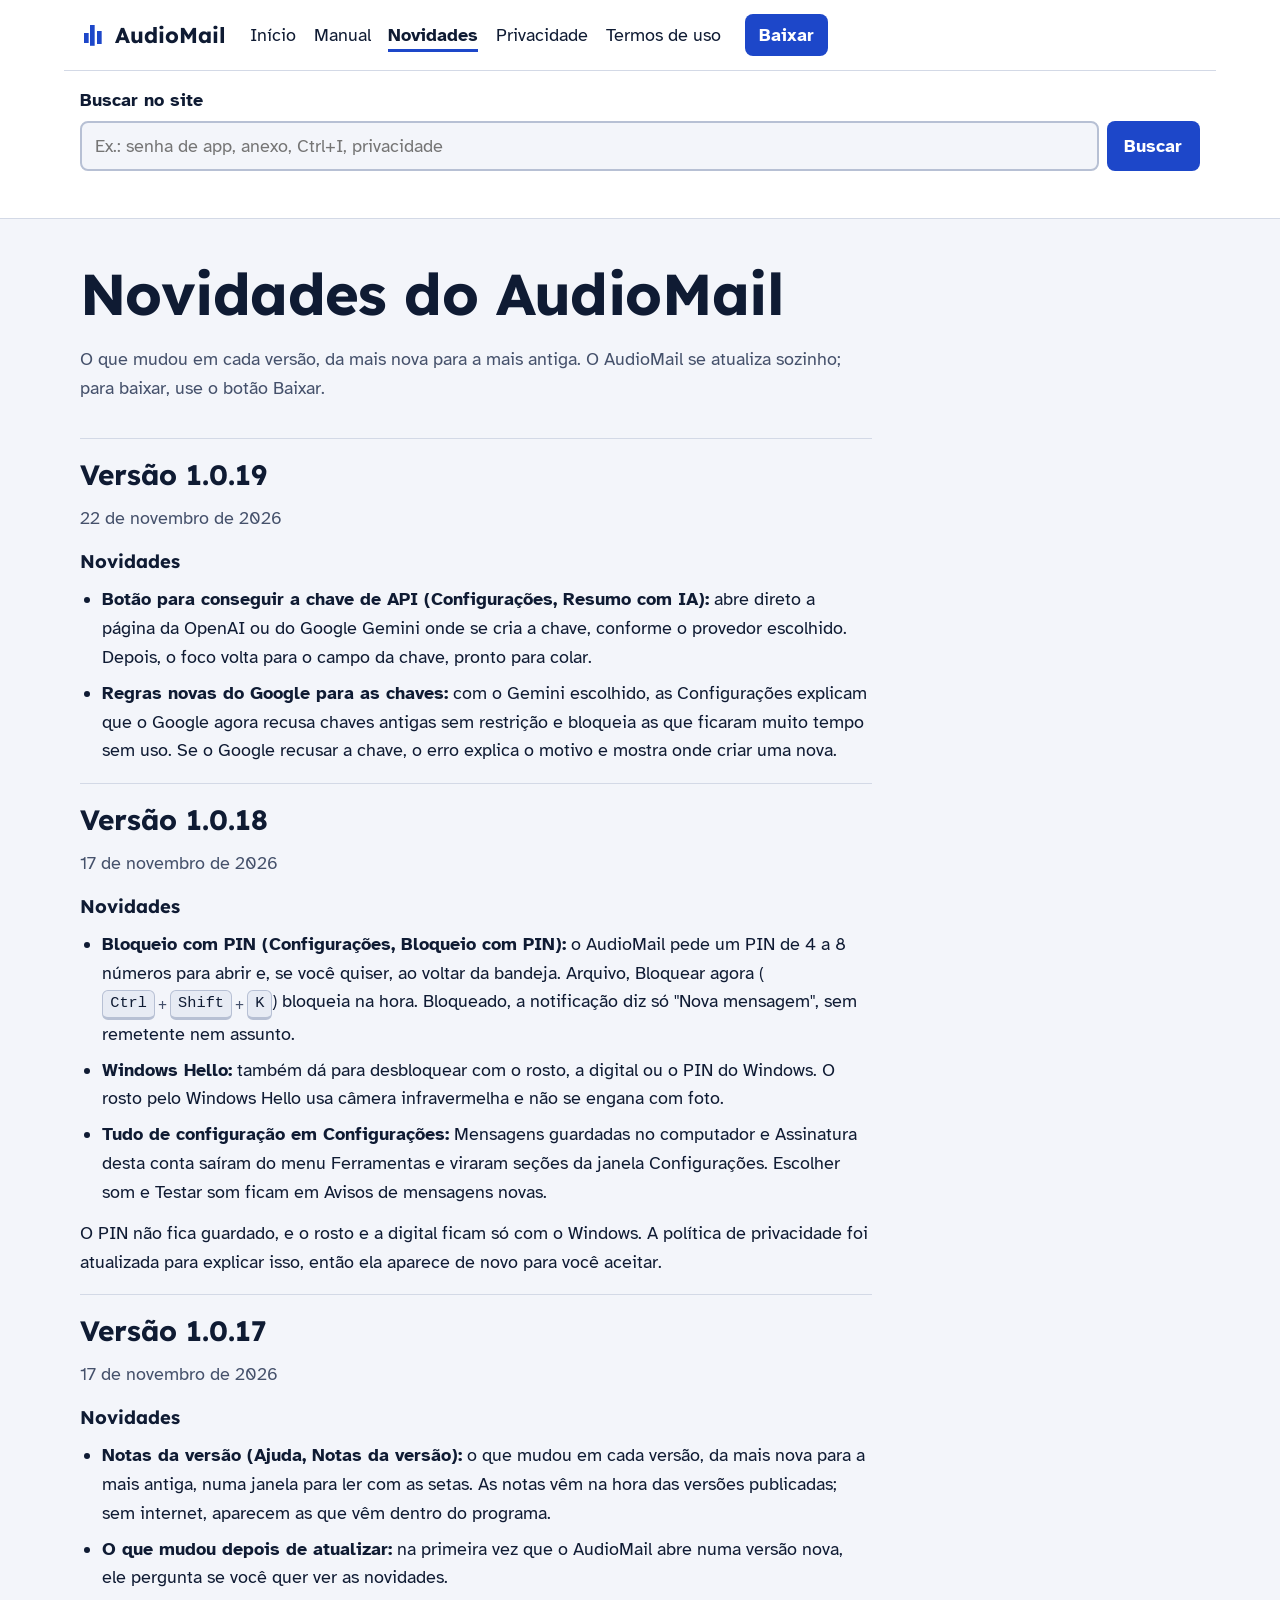
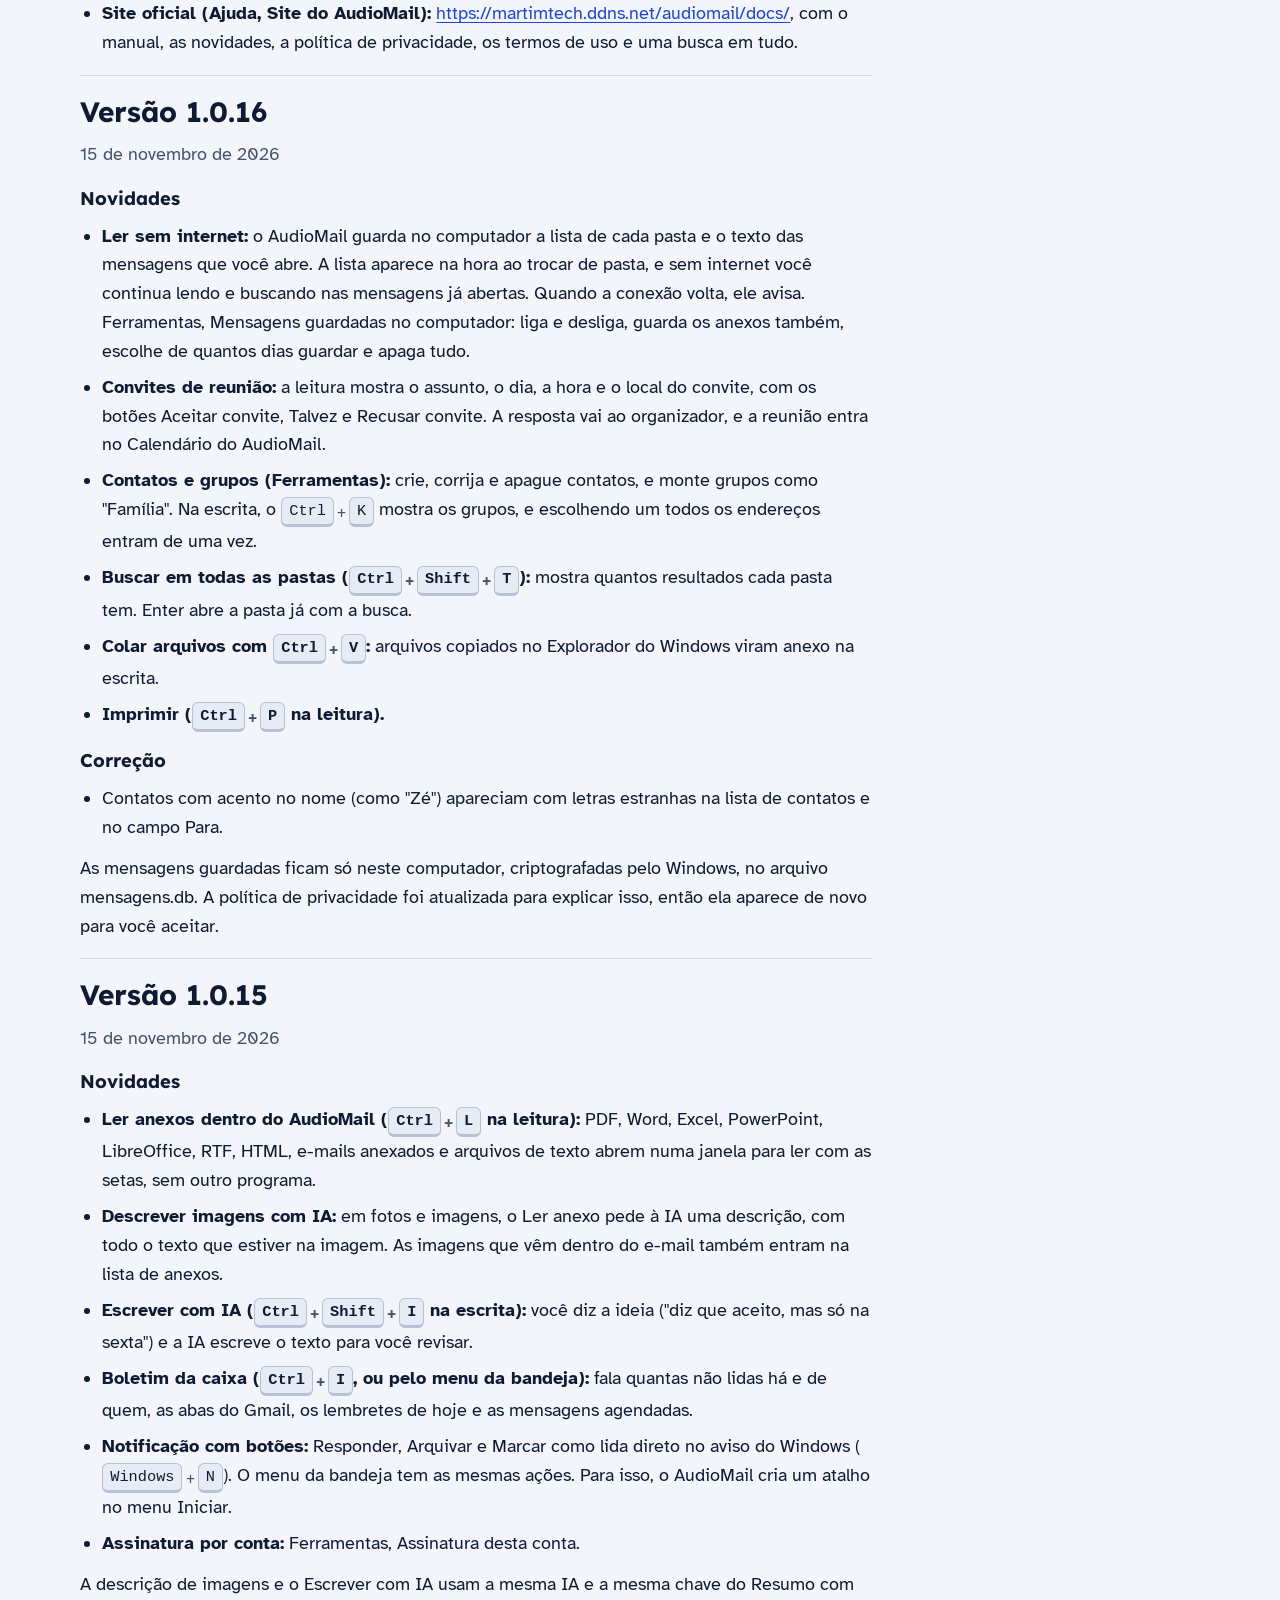
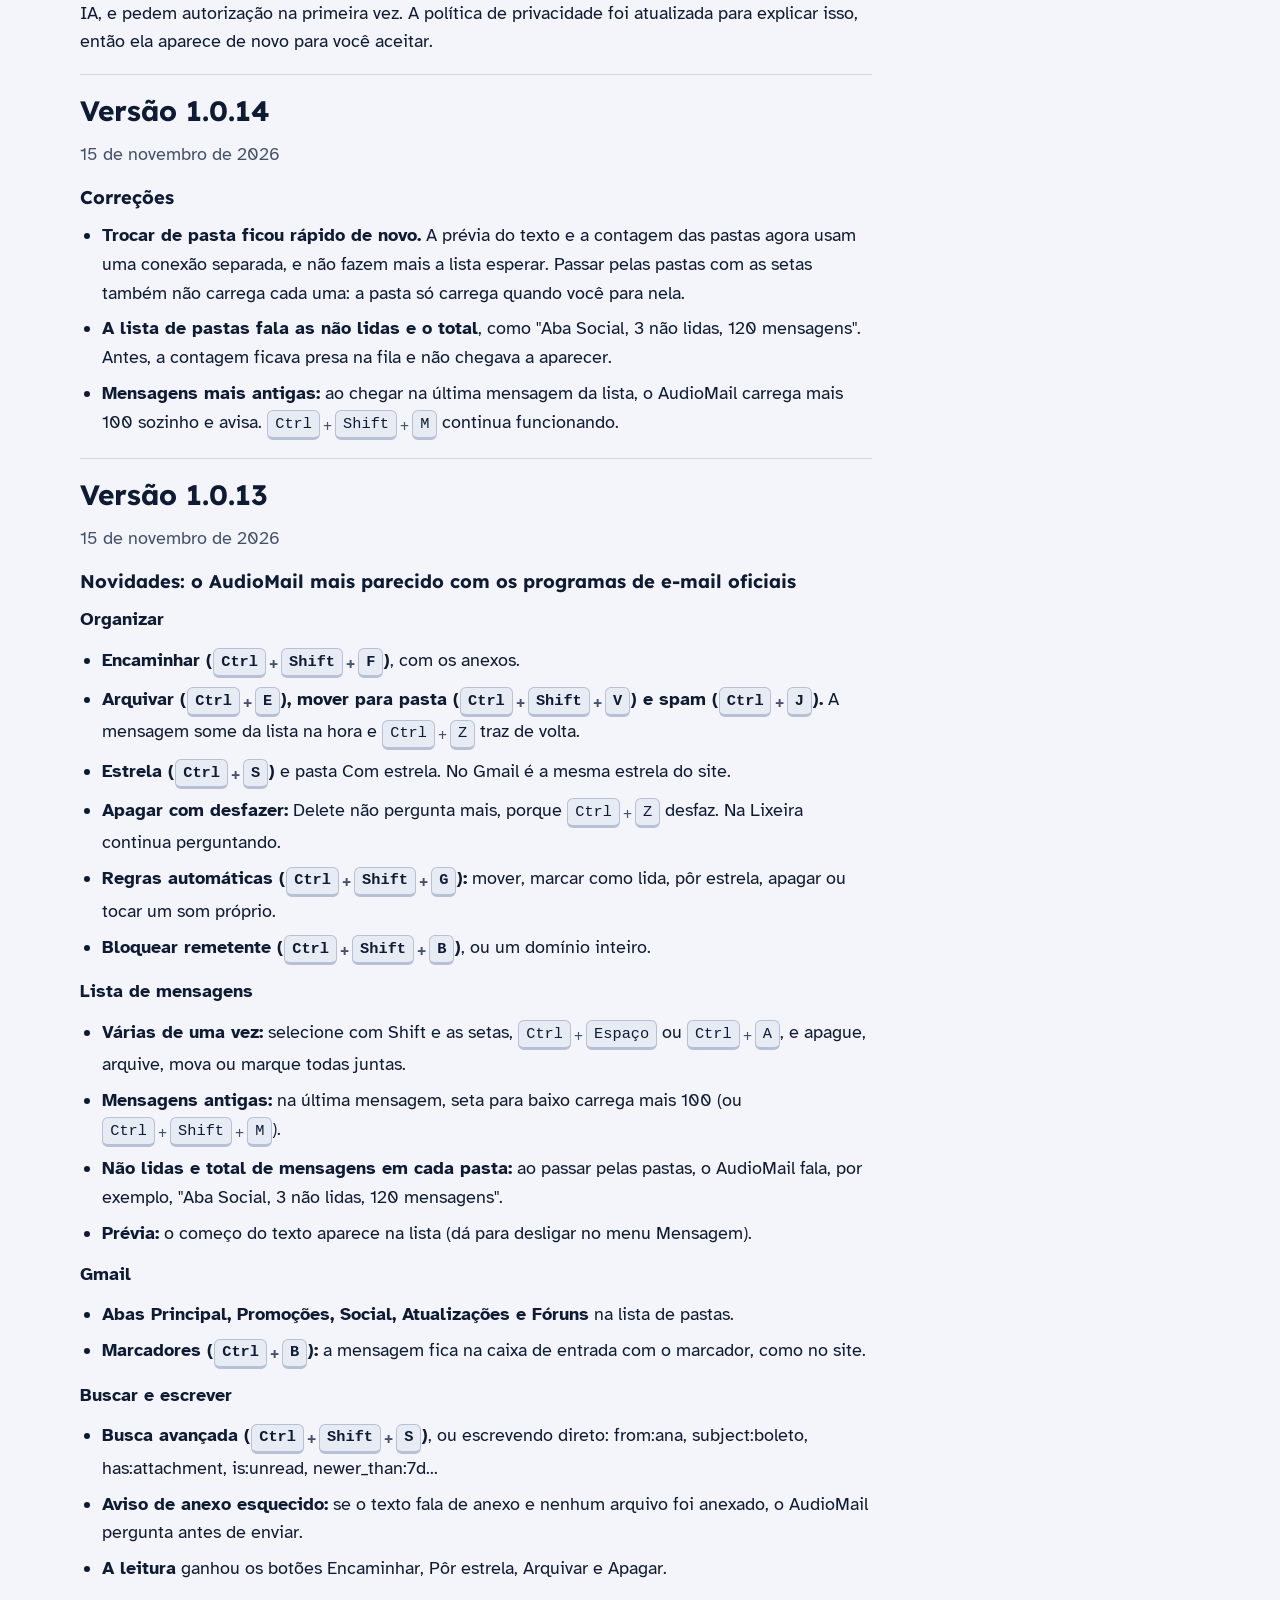
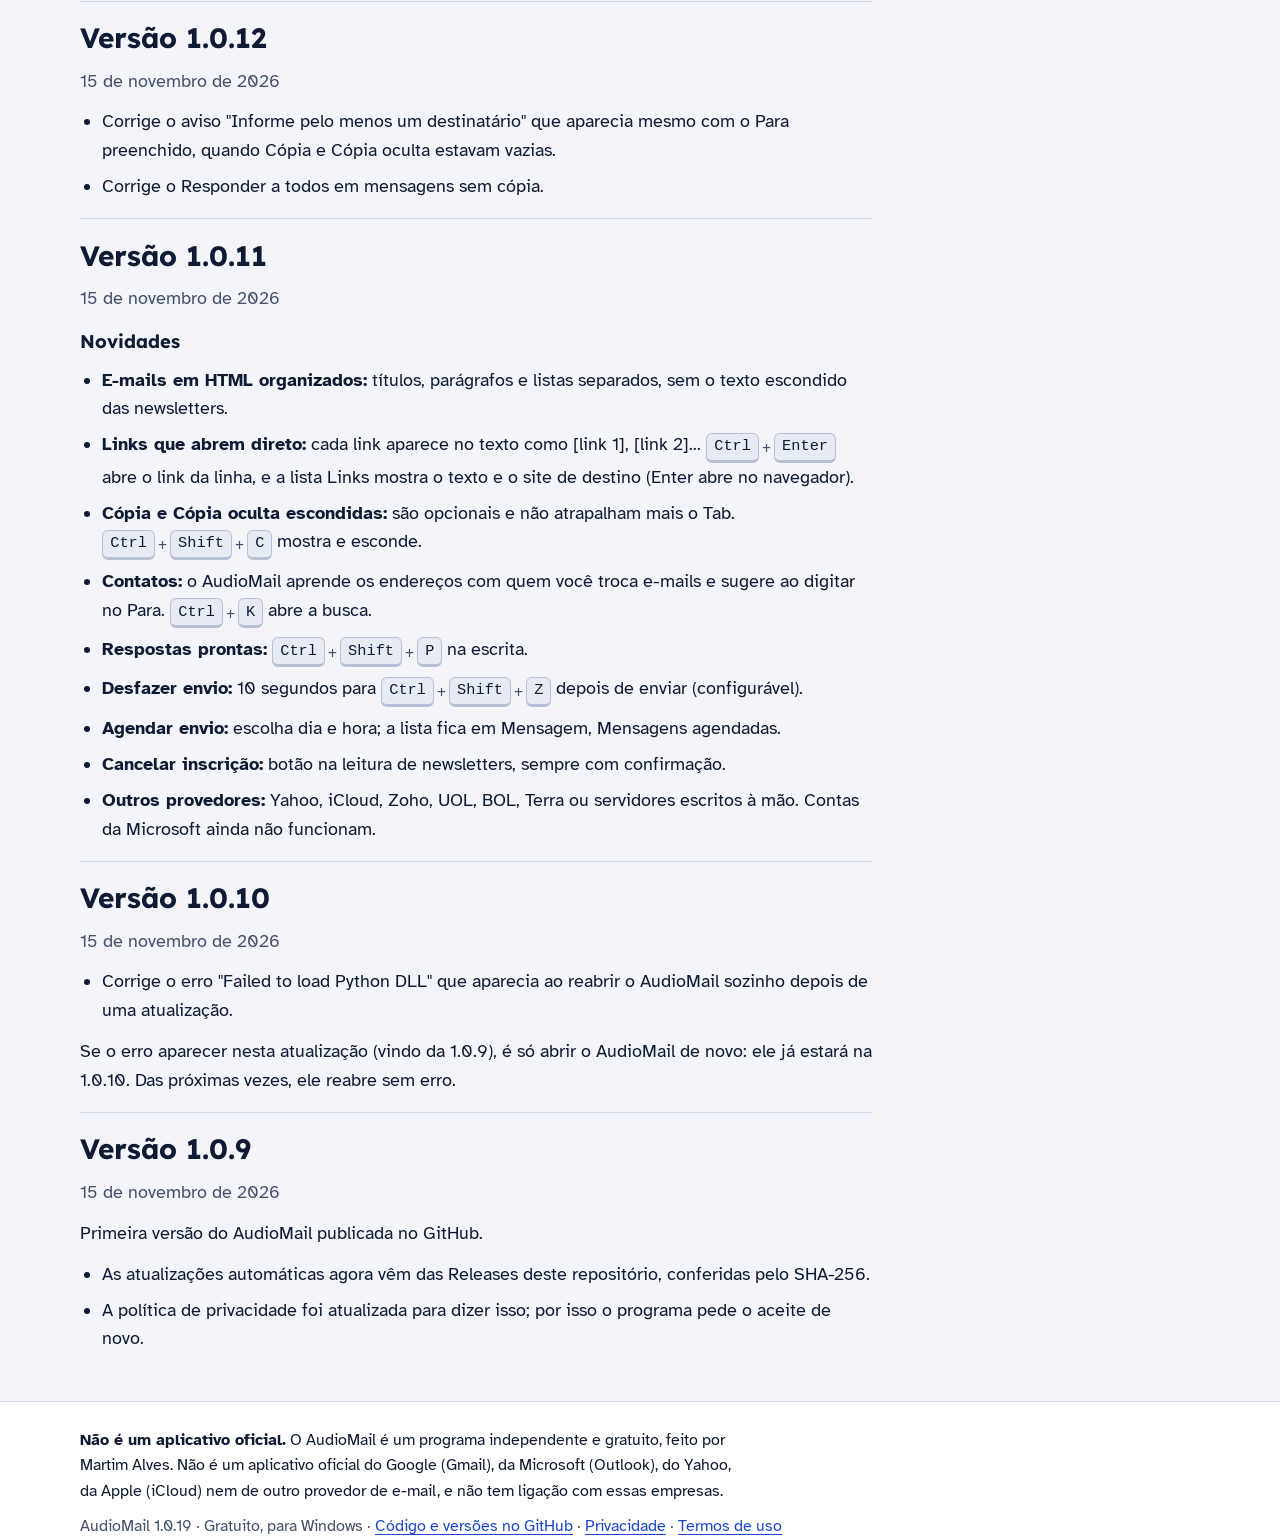
<file: docs/novidades.html>
<!doctype html>
<html lang="pt-BR">
<head>
<meta charset="utf-8">
<meta name="viewport" content="width=device-width, initial-scale=1, viewport-fit=cover">
<title>Novidades do AudioMail</title>
<meta name="description" content="O que mudou em cada versão do AudioMail.">
<meta name="claude:viewport-fit-sides" content="cover">
<link rel="preconnect" href="https://fonts.googleapis.com">
<link rel="preconnect" href="https://fonts.gstatic.com" crossorigin>
<link rel="stylesheet" href="https://fonts.googleapis.com/css2?family=Atkinson+Hyperlegible:ital,wght@0,400;0,700;1,400&family=Lexend:wght@500;700&display=swap">
<link rel="stylesheet" href="estilo.css">
</head>
<body>
<a class="skip" href="#conteudo">Pular para o conteúdo</a>
<header class="topo">
  <div class="faixa">
    <a class="marca" href="index.html" aria-label="AudioMail, página inicial">
      <span class="marca-icone" aria-hidden="true"></span>AudioMail
    </a>
    <nav aria-label="Páginas do site"><ul class="menu"><li><a href="index.html">Início</a></li><li><a href="manual.html">Manual</a></li><li><a href="novidades.html" aria-current="page">Novidades</a></li><li><a href="privacidade.html">Privacidade</a></li><li><a href="termos.html">Termos de uso</a></li></ul></nav>
    <a class="botao botao-pequeno" href="https://github.com/martimpcctrl/AudioMail/releases/download/v1.0.19/AudioMail-Portatil-1.0.19.zip">Baixar</a>
  </div>
  <div class="faixa faixa-busca">
    <form class="busca" role="search" id="form-busca" action="#">
      <label for="campo-busca">Buscar no site</label>
      <div class="busca-linha">
        <input id="campo-busca" type="search" autocomplete="off"
               placeholder="Ex.: senha de app, anexo, Ctrl+I, privacidade">
        <button type="submit" class="botao">Buscar</button>
      </div>
      <p id="busca-status" class="busca-status" role="status" aria-live="polite"></p>
      <ol id="busca-resultados" class="busca-resultados" hidden></ol>
    </form>
  </div>
</header>
<main id="conteudo" tabindex="-1">
<div class="faixa documento documento-unico">
  <article class="texto">
    <h1>Novidades do AudioMail</h1>
    <p class="meta">O que mudou em cada versão, da mais nova para a mais antiga.
      O AudioMail se atualiza sozinho; para baixar, use o botão Baixar.</p>
    <p id="novidades-status" class="meta" role="status" aria-live="polite"></p>
    <div id="lista-versoes" class="versoes" data-mais-nova="1.0.19">
<section aria-labelledby="versao-1-0-19"><h2 id="versao-1-0-19">Versão 1.0.19</h2><p class="meta">22 de novembro de 2026</p>
<h3>Novidades</h3>
<ul><li><strong>Botão para conseguir a chave de API (Configurações, Resumo com IA):</strong> abre direto a página da OpenAI ou do Google Gemini onde se cria a chave, conforme o provedor escolhido. Depois, o foco volta para o campo da chave, pronto para colar.</li><li><strong>Regras novas do Google para as chaves:</strong> com o Gemini escolhido, as Configurações explicam que o Google agora recusa chaves antigas sem restrição e bloqueia as que ficaram muito tempo sem uso. Se o Google recusar a chave, o erro explica o motivo e mostra onde criar uma nova.</li></ul></section>
<section aria-labelledby="versao-1-0-18"><h2 id="versao-1-0-18">Versão 1.0.18</h2><p class="meta">17 de novembro de 2026</p>
<h3>Novidades</h3>
<ul><li><strong>Bloqueio com PIN (Configurações, Bloqueio com PIN):</strong> o AudioMail pede um PIN de 4 a 8 números para abrir e, se você quiser, ao voltar da bandeja. Arquivo, Bloquear agora (<span class="combo"><kbd>Ctrl</kbd><span class="plus">+</span><kbd>Shift</kbd><span class="plus">+</span><kbd>K</kbd></span>) bloqueia na hora. Bloqueado, a notificação diz só "Nova mensagem", sem remetente nem assunto.</li><li><strong>Windows Hello:</strong> também dá para desbloquear com o rosto, a digital ou o PIN do Windows. O rosto pelo Windows Hello usa câmera infravermelha e não se engana com foto.</li><li><strong>Tudo de configuração em Configurações:</strong> Mensagens guardadas no computador e Assinatura desta conta saíram do menu Ferramentas e viraram seções da janela Configurações. Escolher som e Testar som ficam em Avisos de mensagens novas.</li></ul>
<p>O PIN não fica guardado, e o rosto e a digital ficam só com o Windows. A política de privacidade foi atualizada para explicar isso, então ela aparece de novo para você aceitar.</p></section>
<section aria-labelledby="versao-1-0-17"><h2 id="versao-1-0-17">Versão 1.0.17</h2><p class="meta">17 de novembro de 2026</p>
<h3>Novidades</h3>
<ul><li><strong>Notas da versão (Ajuda, Notas da versão):</strong> o que mudou em cada versão, da mais nova para a mais antiga, numa janela para ler com as setas. As notas vêm na hora das versões publicadas; sem internet, aparecem as que vêm dentro do programa.</li><li><strong>O que mudou depois de atualizar:</strong> na primeira vez que o AudioMail abre numa versão nova, ele pergunta se você quer ver as novidades.</li><li><strong>Site oficial (Ajuda, Site do AudioMail):</strong> <a href="https://martimtech.ddns.net/audiomail/docs/">https://martimtech.ddns.net/audiomail/docs/</a>, com o manual, as novidades, a política de privacidade, os termos de uso e uma busca em tudo.</li></ul></section>
<section aria-labelledby="versao-1-0-16"><h2 id="versao-1-0-16">Versão 1.0.16</h2><p class="meta">15 de novembro de 2026</p>
<h3>Novidades</h3>
<ul><li><strong>Ler sem internet:</strong> o AudioMail guarda no computador a lista de cada pasta e o texto das mensagens que você abre. A lista aparece na hora ao trocar de pasta, e sem internet você continua lendo e buscando nas mensagens já abertas. Quando a conexão volta, ele avisa. Ferramentas, Mensagens guardadas no computador: liga e desliga, guarda os anexos também, escolhe de quantos dias guardar e apaga tudo.</li><li><strong>Convites de reunião:</strong> a leitura mostra o assunto, o dia, a hora e o local do convite, com os botões Aceitar convite, Talvez e Recusar convite. A resposta vai ao organizador, e a reunião entra no Calendário do AudioMail.</li><li><strong>Contatos e grupos (Ferramentas):</strong> crie, corrija e apague contatos, e monte grupos como "Família". Na escrita, o <span class="combo"><kbd>Ctrl</kbd><span class="plus">+</span><kbd>K</kbd></span> mostra os grupos, e escolhendo um todos os endereços entram de uma vez.</li><li><strong>Buscar em todas as pastas (<span class="combo"><kbd>Ctrl</kbd><span class="plus">+</span><kbd>Shift</kbd><span class="plus">+</span><kbd>T</kbd></span>):</strong> mostra quantos resultados cada pasta tem. Enter abre a pasta já com a busca.</li><li><strong>Colar arquivos com <span class="combo"><kbd>Ctrl</kbd><span class="plus">+</span><kbd>V</kbd></span>:</strong> arquivos copiados no Explorador do Windows viram anexo na escrita.</li><li><strong>Imprimir (<span class="combo"><kbd>Ctrl</kbd><span class="plus">+</span><kbd>P</kbd></span> na leitura).</strong></li></ul>
<h3>Correção</h3>
<ul><li>Contatos com acento no nome (como "Zé") apareciam com letras estranhas na lista de contatos e no campo Para.</li></ul>
<p>As mensagens guardadas ficam só neste computador, criptografadas pelo Windows, no arquivo mensagens.db. A política de privacidade foi atualizada para explicar isso, então ela aparece de novo para você aceitar.</p></section>
<section aria-labelledby="versao-1-0-15"><h2 id="versao-1-0-15">Versão 1.0.15</h2><p class="meta">15 de novembro de 2026</p>
<h3>Novidades</h3>
<ul><li><strong>Ler anexos dentro do AudioMail (<span class="combo"><kbd>Ctrl</kbd><span class="plus">+</span><kbd>L</kbd></span> na leitura):</strong> PDF, Word, Excel, PowerPoint, LibreOffice, RTF, HTML, e-mails anexados e arquivos de texto abrem numa janela para ler com as setas, sem outro programa.</li><li><strong>Descrever imagens com IA:</strong> em fotos e imagens, o Ler anexo pede à IA uma descrição, com todo o texto que estiver na imagem. As imagens que vêm dentro do e-mail também entram na lista de anexos.</li><li><strong>Escrever com IA (<span class="combo"><kbd>Ctrl</kbd><span class="plus">+</span><kbd>Shift</kbd><span class="plus">+</span><kbd>I</kbd></span> na escrita):</strong> você diz a ideia ("diz que aceito, mas só na sexta") e a IA escreve o texto para você revisar.</li><li><strong>Boletim da caixa (<span class="combo"><kbd>Ctrl</kbd><span class="plus">+</span><kbd>I</kbd></span>, ou pelo menu da bandeja):</strong> fala quantas não lidas há e de quem, as abas do Gmail, os lembretes de hoje e as mensagens agendadas.</li><li><strong>Notificação com botões:</strong> Responder, Arquivar e Marcar como lida direto no aviso do Windows (<span class="combo"><kbd>Windows</kbd><span class="plus">+</span><kbd>N</kbd></span>). O menu da bandeja tem as mesmas ações. Para isso, o AudioMail cria um atalho no menu Iniciar.</li><li><strong>Assinatura por conta:</strong> Ferramentas, Assinatura desta conta.</li></ul>
<p>A descrição de imagens e o Escrever com IA usam a mesma IA e a mesma chave do Resumo com IA, e pedem autorização na primeira vez. A política de privacidade foi atualizada para explicar isso, então ela aparece de novo para você aceitar.</p></section>
<section aria-labelledby="versao-1-0-14"><h2 id="versao-1-0-14">Versão 1.0.14</h2><p class="meta">15 de novembro de 2026</p>
<h3>Correções</h3>
<ul><li><strong>Trocar de pasta ficou rápido de novo.</strong> A prévia do texto e a contagem das pastas agora usam uma conexão separada, e não fazem mais a lista esperar. Passar pelas pastas com as setas também não carrega cada uma: a pasta só carrega quando você para nela.</li><li><strong>A lista de pastas fala as não lidas e o total</strong>, como "Aba Social, 3 não lidas, 120 mensagens". Antes, a contagem ficava presa na fila e não chegava a aparecer.</li><li><strong>Mensagens mais antigas:</strong> ao chegar na última mensagem da lista, o AudioMail carrega mais 100 sozinho e avisa. <span class="combo"><kbd>Ctrl</kbd><span class="plus">+</span><kbd>Shift</kbd><span class="plus">+</span><kbd>M</kbd></span> continua funcionando.</li></ul></section>
<section aria-labelledby="versao-1-0-13"><h2 id="versao-1-0-13">Versão 1.0.13</h2><p class="meta">15 de novembro de 2026</p>
<h3>Novidades: o AudioMail mais parecido com os programas de e-mail oficiais</h3>
<p><strong>Organizar</strong></p>
<ul><li><strong>Encaminhar (<span class="combo"><kbd>Ctrl</kbd><span class="plus">+</span><kbd>Shift</kbd><span class="plus">+</span><kbd>F</kbd></span>)</strong>, com os anexos.</li><li><strong>Arquivar (<span class="combo"><kbd>Ctrl</kbd><span class="plus">+</span><kbd>E</kbd></span>), mover para pasta (<span class="combo"><kbd>Ctrl</kbd><span class="plus">+</span><kbd>Shift</kbd><span class="plus">+</span><kbd>V</kbd></span>) e spam (<span class="combo"><kbd>Ctrl</kbd><span class="plus">+</span><kbd>J</kbd></span>).</strong> A mensagem some da lista na hora e <span class="combo"><kbd>Ctrl</kbd><span class="plus">+</span><kbd>Z</kbd></span> traz de volta.</li><li><strong>Estrela (<span class="combo"><kbd>Ctrl</kbd><span class="plus">+</span><kbd>S</kbd></span>)</strong> e pasta Com estrela. No Gmail é a mesma estrela do site.</li><li><strong>Apagar com desfazer:</strong> Delete não pergunta mais, porque <span class="combo"><kbd>Ctrl</kbd><span class="plus">+</span><kbd>Z</kbd></span> desfaz. Na Lixeira continua perguntando.</li><li><strong>Regras automáticas (<span class="combo"><kbd>Ctrl</kbd><span class="plus">+</span><kbd>Shift</kbd><span class="plus">+</span><kbd>G</kbd></span>):</strong> mover, marcar como lida, pôr estrela, apagar ou tocar um som próprio.</li><li><strong>Bloquear remetente (<span class="combo"><kbd>Ctrl</kbd><span class="plus">+</span><kbd>Shift</kbd><span class="plus">+</span><kbd>B</kbd></span>)</strong>, ou um domínio inteiro.</li></ul>
<p><strong>Lista de mensagens</strong></p>
<ul><li><strong>Várias de uma vez:</strong> selecione com Shift e as setas, <span class="combo"><kbd>Ctrl</kbd><span class="plus">+</span><kbd>Espaço</kbd></span> ou <span class="combo"><kbd>Ctrl</kbd><span class="plus">+</span><kbd>A</kbd></span>, e apague, arquive, mova ou marque todas juntas.</li><li><strong>Mensagens antigas:</strong> na última mensagem, seta para baixo carrega mais 100 (ou <span class="combo"><kbd>Ctrl</kbd><span class="plus">+</span><kbd>Shift</kbd><span class="plus">+</span><kbd>M</kbd></span>).</li><li><strong>Não lidas e total de mensagens em cada pasta:</strong> ao passar pelas pastas, o AudioMail fala, por exemplo, "Aba Social, 3 não lidas, 120 mensagens".</li><li><strong>Prévia:</strong> o começo do texto aparece na lista (dá para desligar no menu Mensagem).</li></ul>
<p><strong>Gmail</strong></p>
<ul><li><strong>Abas Principal, Promoções, Social, Atualizações e Fóruns</strong> na lista de pastas.</li><li><strong>Marcadores (<span class="combo"><kbd>Ctrl</kbd><span class="plus">+</span><kbd>B</kbd></span>):</strong> a mensagem fica na caixa de entrada com o marcador, como no site.</li></ul>
<p><strong>Buscar e escrever</strong></p>
<ul><li><strong>Busca avançada (<span class="combo"><kbd>Ctrl</kbd><span class="plus">+</span><kbd>Shift</kbd><span class="plus">+</span><kbd>S</kbd></span>)</strong>, ou escrevendo direto: from:ana, subject:boleto, has:attachment, is:unread, newer_than:7d...</li><li><strong>Aviso de anexo esquecido:</strong> se o texto fala de anexo e nenhum arquivo foi anexado, o AudioMail pergunta antes de enviar.</li><li><strong>A leitura</strong> ganhou os botões Encaminhar, Pôr estrela, Arquivar e Apagar.</li></ul></section>
<section aria-labelledby="versao-1-0-12"><h2 id="versao-1-0-12">Versão 1.0.12</h2><p class="meta">15 de novembro de 2026</p>
<ul><li>Corrige o aviso "Informe pelo menos um destinatário" que aparecia mesmo com o Para preenchido, quando Cópia e Cópia oculta estavam vazias.</li><li>Corrige o Responder a todos em mensagens sem cópia.</li></ul></section>
<section aria-labelledby="versao-1-0-11"><h2 id="versao-1-0-11">Versão 1.0.11</h2><p class="meta">15 de novembro de 2026</p>
<h3>Novidades</h3>
<ul><li><strong>E-mails em HTML organizados:</strong> títulos, parágrafos e listas separados, sem o texto escondido das newsletters.</li><li><strong>Links que abrem direto:</strong> cada link aparece no texto como [link 1], [link 2]... <span class="combo"><kbd>Ctrl</kbd><span class="plus">+</span><kbd>Enter</kbd></span> abre o link da linha, e a lista Links mostra o texto e o site de destino (Enter abre no navegador).</li><li><strong>Cópia e Cópia oculta escondidas:</strong> são opcionais e não atrapalham mais o Tab. <span class="combo"><kbd>Ctrl</kbd><span class="plus">+</span><kbd>Shift</kbd><span class="plus">+</span><kbd>C</kbd></span> mostra e esconde.</li><li><strong>Contatos:</strong> o AudioMail aprende os endereços com quem você troca e-mails e sugere ao digitar no Para. <span class="combo"><kbd>Ctrl</kbd><span class="plus">+</span><kbd>K</kbd></span> abre a busca.</li><li><strong>Respostas prontas:</strong> <span class="combo"><kbd>Ctrl</kbd><span class="plus">+</span><kbd>Shift</kbd><span class="plus">+</span><kbd>P</kbd></span> na escrita.</li><li><strong>Desfazer envio:</strong> 10 segundos para <span class="combo"><kbd>Ctrl</kbd><span class="plus">+</span><kbd>Shift</kbd><span class="plus">+</span><kbd>Z</kbd></span> depois de enviar (configurável).</li><li><strong>Agendar envio:</strong> escolha dia e hora; a lista fica em Mensagem, Mensagens agendadas.</li><li><strong>Cancelar inscrição:</strong> botão na leitura de newsletters, sempre com confirmação.</li><li><strong>Outros provedores:</strong> Yahoo, iCloud, Zoho, UOL, BOL, Terra ou servidores escritos à mão. Contas da Microsoft ainda não funcionam.</li></ul></section>
<section aria-labelledby="versao-1-0-10"><h2 id="versao-1-0-10">Versão 1.0.10</h2><p class="meta">15 de novembro de 2026</p>
<ul><li>Corrige o erro "Failed to load Python DLL" que aparecia ao reabrir o AudioMail sozinho depois de uma atualização.</li></ul>
<p>Se o erro aparecer nesta atualização (vindo da 1.0.9), é só abrir o AudioMail de novo: ele já estará na 1.0.10. Das próximas vezes, ele reabre sem erro.</p></section>
<section aria-labelledby="versao-1-0-9"><h2 id="versao-1-0-9">Versão 1.0.9</h2><p class="meta">15 de novembro de 2026</p>
<p>Primeira versão do AudioMail publicada no GitHub.</p>
<ul><li>As atualizações automáticas agora vêm das Releases deste repositório, conferidas pelo SHA-256.</li><li>A política de privacidade foi atualizada para dizer isso; por isso o programa pede o aceite de novo.</li></ul></section>

    </div>
  </article>
</div>
</main>
<footer class="rodape">
  <div class="faixa rodape-faixa">
    <p class="aviso"><strong>Não é um aplicativo oficial.</strong> O AudioMail é um programa independente e gratuito, feito por Martim Alves. Não é um aplicativo oficial do Google (Gmail), da Microsoft (Outlook), do Yahoo, da Apple (iCloud) nem de outro provedor de e-mail, e não tem ligação com essas empresas.</p>
    <p>AudioMail 1.0.19 · Gratuito, para Windows ·
      <a href="https://github.com/martimpcctrl/AudioMail">Código e versões no GitHub</a> ·
      <a href="privacidade.html">Privacidade</a> · <a href="termos.html">Termos de uso</a></p>
  </div>
</footer>
<script src="busca-indice.js"></script>
<script src="busca.js"></script>
<script src="novidades.js"></script>
</body>
</html>
</file>
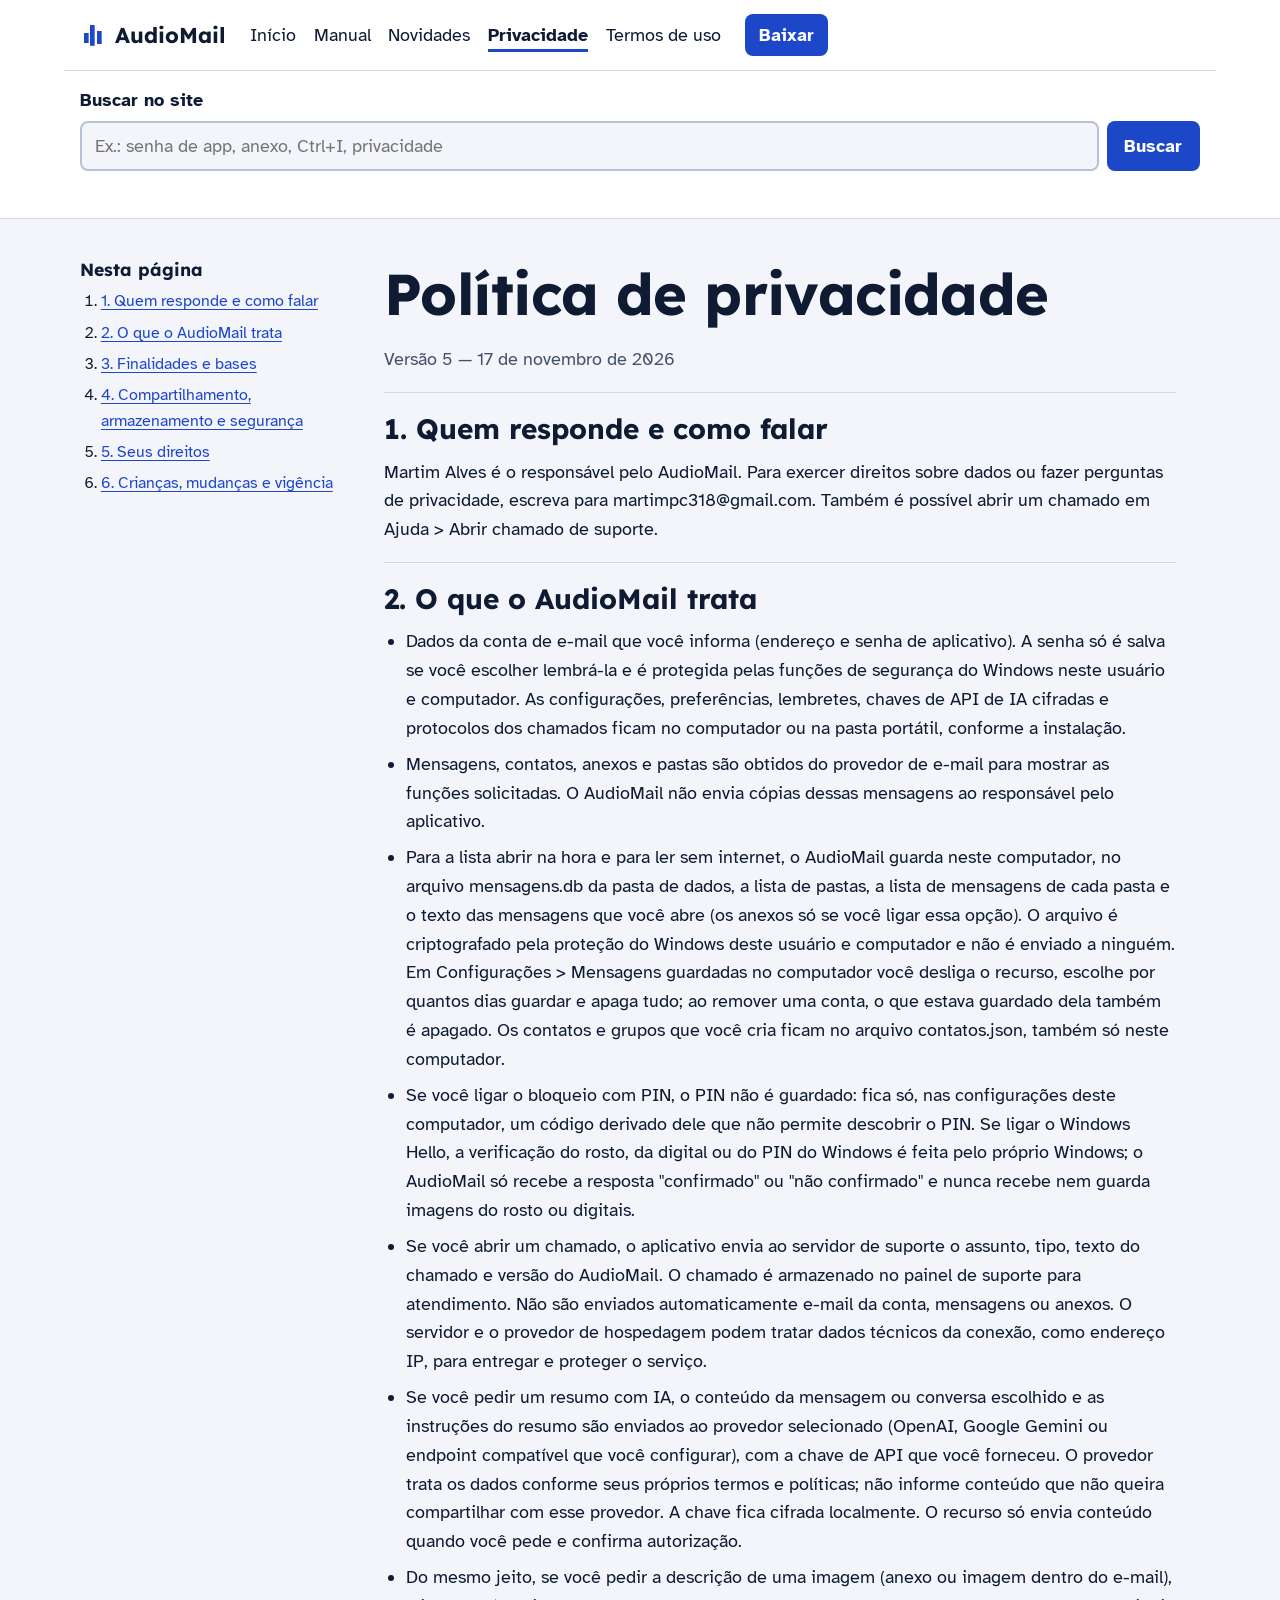
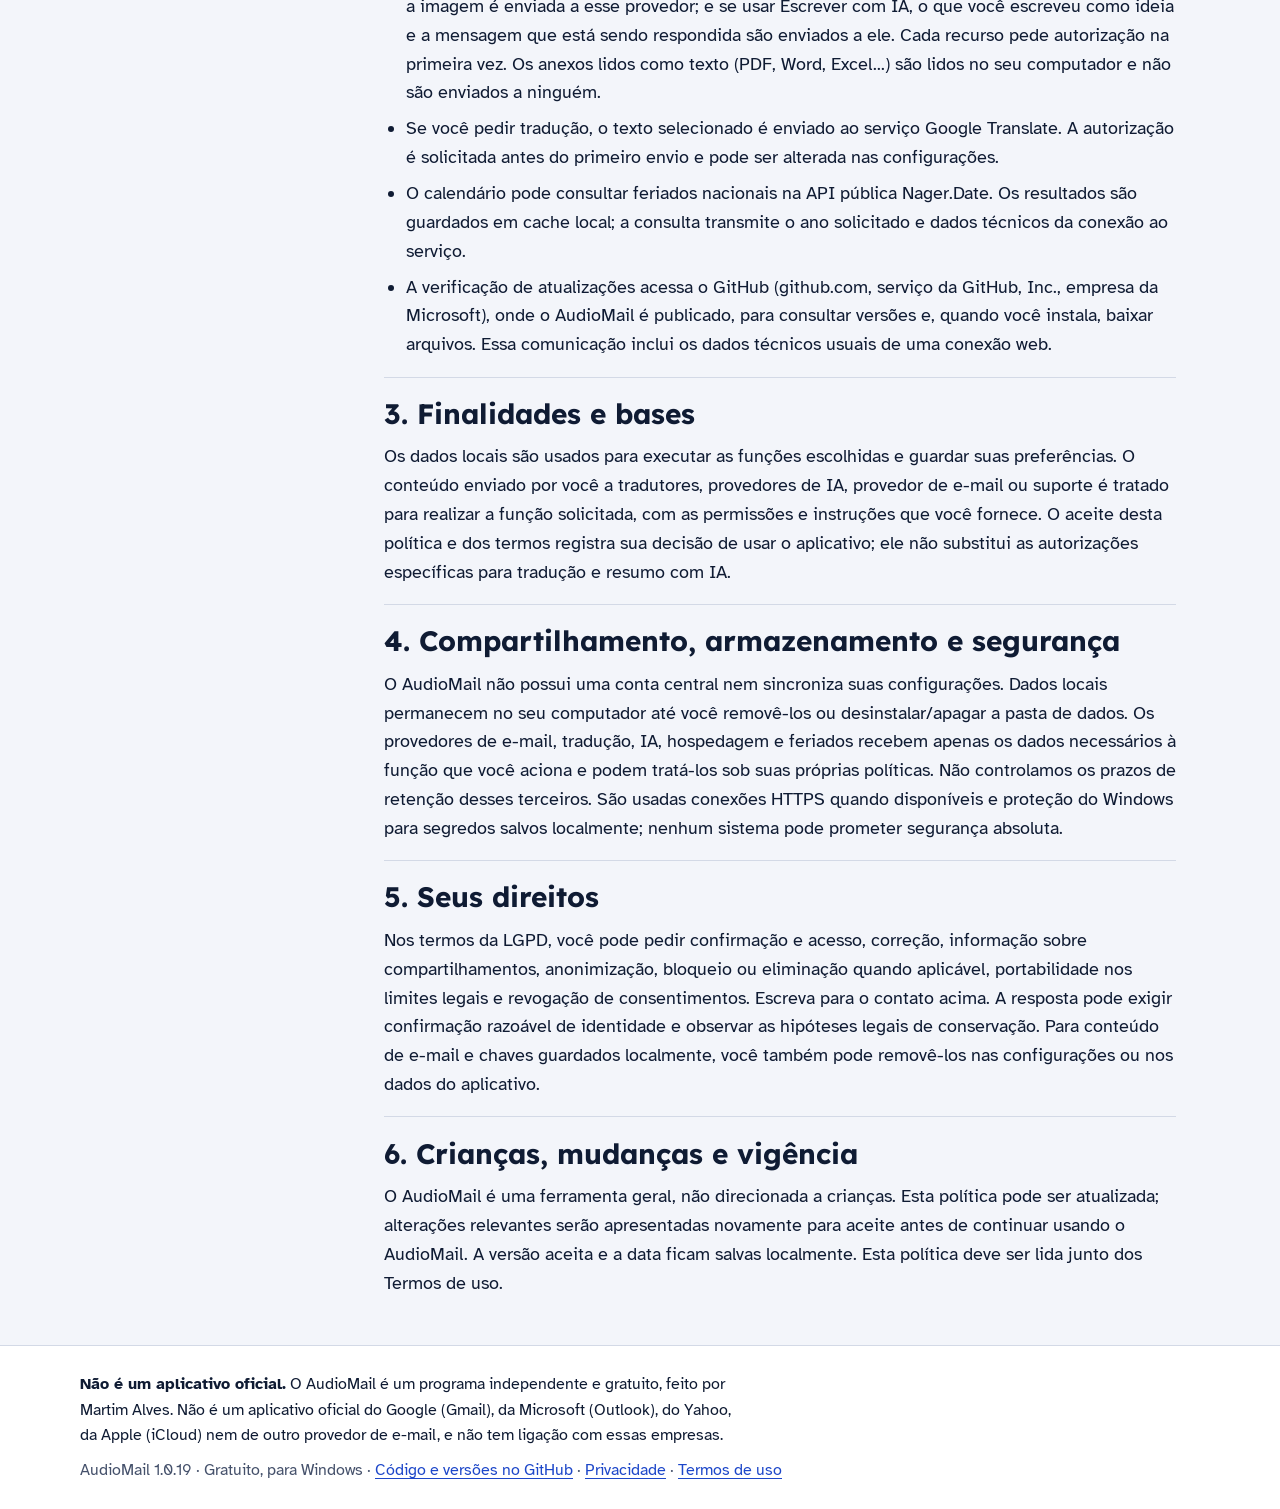
<file: docs/privacidade.html>
<!doctype html>
<html lang="pt-BR">
<head>
<meta charset="utf-8">
<meta name="viewport" content="width=device-width, initial-scale=1, viewport-fit=cover">
<title>Política de privacidade do AudioMail</title>
<meta name="description" content="Como o AudioMail trata os seus dados.">
<meta name="claude:viewport-fit-sides" content="cover">
<link rel="preconnect" href="https://fonts.googleapis.com">
<link rel="preconnect" href="https://fonts.gstatic.com" crossorigin>
<link rel="stylesheet" href="https://fonts.googleapis.com/css2?family=Atkinson+Hyperlegible:ital,wght@0,400;0,700;1,400&family=Lexend:wght@500;700&display=swap">
<link rel="stylesheet" href="estilo.css">
</head>
<body>
<a class="skip" href="#conteudo">Pular para o conteúdo</a>
<header class="topo">
  <div class="faixa">
    <a class="marca" href="index.html" aria-label="AudioMail, página inicial">
      <span class="marca-icone" aria-hidden="true"></span>AudioMail
    </a>
    <nav aria-label="Páginas do site"><ul class="menu"><li><a href="index.html">Início</a></li><li><a href="manual.html">Manual</a></li><li><a href="novidades.html">Novidades</a></li><li><a href="privacidade.html" aria-current="page">Privacidade</a></li><li><a href="termos.html">Termos de uso</a></li></ul></nav>
    <a class="botao botao-pequeno" href="https://github.com/martimpcctrl/AudioMail/releases/download/v1.0.19/AudioMail-Portatil-1.0.19.zip">Baixar</a>
  </div>
  <div class="faixa faixa-busca">
    <form class="busca" role="search" id="form-busca" action="#">
      <label for="campo-busca">Buscar no site</label>
      <div class="busca-linha">
        <input id="campo-busca" type="search" autocomplete="off"
               placeholder="Ex.: senha de app, anexo, Ctrl+I, privacidade">
        <button type="submit" class="botao">Buscar</button>
      </div>
      <p id="busca-status" class="busca-status" role="status" aria-live="polite"></p>
      <ol id="busca-resultados" class="busca-resultados" hidden></ol>
    </form>
  </div>
</header>
<main id="conteudo" tabindex="-1">
<div class="faixa documento">
  <nav class="indice" aria-labelledby="titulo-indice">
    <h2 id="titulo-indice">Nesta página</h2>
    <ol><li><a href="#secao-1">1. Quem responde e como falar</a></li><li><a href="#secao-2">2. O que o AudioMail trata</a></li><li><a href="#secao-3">3. Finalidades e bases</a></li><li><a href="#secao-4">4. Compartilhamento, armazenamento e segurança</a></li><li><a href="#secao-5">5. Seus direitos</a></li><li><a href="#secao-6">6. Crianças, mudanças e vigência</a></li></ol>
  </nav>
  <article class="texto">
    <h1>Política de privacidade</h1>
    <p class="meta">Versão 5 — 17 de novembro de 2026</p>
    <section aria-labelledby="secao-1"><h2 id="secao-1">1. Quem responde e como falar</h2>
<p>Martim Alves é o responsável pelo AudioMail. Para exercer direitos sobre dados ou fazer perguntas de privacidade, escreva para martimpc318@gmail.com. Também é possível abrir um chamado em Ajuda &gt; Abrir chamado de suporte.</p></section>
<section aria-labelledby="secao-2"><h2 id="secao-2">2. O que o AudioMail trata</h2>
<ul><li>Dados da conta de e-mail que você informa (endereço e senha de aplicativo). A senha só é salva se você escolher lembrá-la e é protegida pelas funções de segurança do Windows neste usuário e computador. As configurações, preferências, lembretes, chaves de API de IA cifradas e protocolos dos chamados ficam no computador ou na pasta portátil, conforme a instalação.</li><li>Mensagens, contatos, anexos e pastas são obtidos do provedor de e-mail para mostrar as funções solicitadas. O AudioMail não envia cópias dessas mensagens ao responsável pelo aplicativo.</li><li>Para a lista abrir na hora e para ler sem internet, o AudioMail guarda neste computador, no arquivo mensagens.db da pasta de dados, a lista de pastas, a lista de mensagens de cada pasta e o texto das mensagens que você abre (os anexos só se você ligar essa opção). O arquivo é criptografado pela proteção do Windows deste usuário e computador e não é enviado a ninguém. Em Configurações &gt; Mensagens guardadas no computador você desliga o recurso, escolhe por quantos dias guardar e apaga tudo; ao remover uma conta, o que estava guardado dela também é apagado. Os contatos e grupos que você cria ficam no arquivo contatos.json, também só neste computador.</li><li>Se você ligar o bloqueio com PIN, o PIN não é guardado: fica só, nas configurações deste computador, um código derivado dele que não permite descobrir o PIN. Se ligar o Windows Hello, a verificação do rosto, da digital ou do PIN do Windows é feita pelo próprio Windows; o AudioMail só recebe a resposta "confirmado" ou "não confirmado" e nunca recebe nem guarda imagens do rosto ou digitais.</li><li>Se você abrir um chamado, o aplicativo envia ao servidor de suporte o assunto, tipo, texto do chamado e versão do AudioMail. O chamado é armazenado no painel de suporte para atendimento. Não são enviados automaticamente e-mail da conta, mensagens ou anexos. O servidor e o provedor de hospedagem podem tratar dados técnicos da conexão, como endereço IP, para entregar e proteger o serviço.</li><li>Se você pedir um resumo com IA, o conteúdo da mensagem ou conversa escolhido e as instruções do resumo são enviados ao provedor selecionado (OpenAI, Google Gemini ou endpoint compatível que você configurar), com a chave de API que você forneceu. O provedor trata os dados conforme seus próprios termos e políticas; não informe conteúdo que não queira compartilhar com esse provedor. A chave fica cifrada localmente. O recurso só envia conteúdo quando você pede e confirma autorização.</li><li>Do mesmo jeito, se você pedir a descrição de uma imagem (anexo ou imagem dentro do e-mail), a imagem é enviada a esse provedor; e se usar Escrever com IA, o que você escreveu como ideia e a mensagem que está sendo respondida são enviados a ele. Cada recurso pede autorização na primeira vez. Os anexos lidos como texto (PDF, Word, Excel...) são lidos no seu computador e não são enviados a ninguém.</li><li>Se você pedir tradução, o texto selecionado é enviado ao serviço Google Translate. A autorização é solicitada antes do primeiro envio e pode ser alterada nas configurações.</li><li>O calendário pode consultar feriados nacionais na API pública Nager.Date. Os resultados são guardados em cache local; a consulta transmite o ano solicitado e dados técnicos da conexão ao serviço.</li><li>A verificação de atualizações acessa o GitHub (github.com, serviço da GitHub, Inc., empresa da Microsoft), onde o AudioMail é publicado, para consultar versões e, quando você instala, baixar arquivos. Essa comunicação inclui os dados técnicos usuais de uma conexão web.</li></ul></section>
<section aria-labelledby="secao-3"><h2 id="secao-3">3. Finalidades e bases</h2>
<p>Os dados locais são usados para executar as funções escolhidas e guardar suas preferências. O conteúdo enviado por você a tradutores, provedores de IA, provedor de e-mail ou suporte é tratado para realizar a função solicitada, com as permissões e instruções que você fornece. O aceite desta política e dos termos registra sua decisão de usar o aplicativo; ele não substitui as autorizações específicas para tradução e resumo com IA.</p></section>
<section aria-labelledby="secao-4"><h2 id="secao-4">4. Compartilhamento, armazenamento e segurança</h2>
<p>O AudioMail não possui uma conta central nem sincroniza suas configurações. Dados locais permanecem no seu computador até você removê-los ou desinstalar/apagar a pasta de dados. Os provedores de e-mail, tradução, IA, hospedagem e feriados recebem apenas os dados necessários à função que você aciona e podem tratá-los sob suas próprias políticas. Não controlamos os prazos de retenção desses terceiros. São usadas conexões HTTPS quando disponíveis e proteção do Windows para segredos salvos localmente; nenhum sistema pode prometer segurança absoluta.</p></section>
<section aria-labelledby="secao-5"><h2 id="secao-5">5. Seus direitos</h2>
<p>Nos termos da LGPD, você pode pedir confirmação e acesso, correção, informação sobre compartilhamentos, anonimização, bloqueio ou eliminação quando aplicável, portabilidade nos limites legais e revogação de consentimentos. Escreva para o contato acima. A resposta pode exigir confirmação razoável de identidade e observar as hipóteses legais de conservação. Para conteúdo de e-mail e chaves guardados localmente, você também pode removê-los nas configurações ou nos dados do aplicativo.</p></section>
<section aria-labelledby="secao-6"><h2 id="secao-6">6. Crianças, mudanças e vigência</h2>
<p>O AudioMail é uma ferramenta geral, não direcionada a crianças. Esta política pode ser atualizada; alterações relevantes serão apresentadas novamente para aceite antes de continuar usando o AudioMail. A versão aceita e a data ficam salvas localmente. Esta política deve ser lida junto dos Termos de uso.</p></section>

  </article>
</div>
</main>
<footer class="rodape">
  <div class="faixa rodape-faixa">
    <p class="aviso"><strong>Não é um aplicativo oficial.</strong> O AudioMail é um programa independente e gratuito, feito por Martim Alves. Não é um aplicativo oficial do Google (Gmail), da Microsoft (Outlook), do Yahoo, da Apple (iCloud) nem de outro provedor de e-mail, e não tem ligação com essas empresas.</p>
    <p>AudioMail 1.0.19 · Gratuito, para Windows ·
      <a href="https://github.com/martimpcctrl/AudioMail">Código e versões no GitHub</a> ·
      <a href="privacidade.html">Privacidade</a> · <a href="termos.html">Termos de uso</a></p>
  </div>
</footer>
<script src="busca-indice.js"></script>
<script src="busca.js"></script>
</body>
</html>
</file>
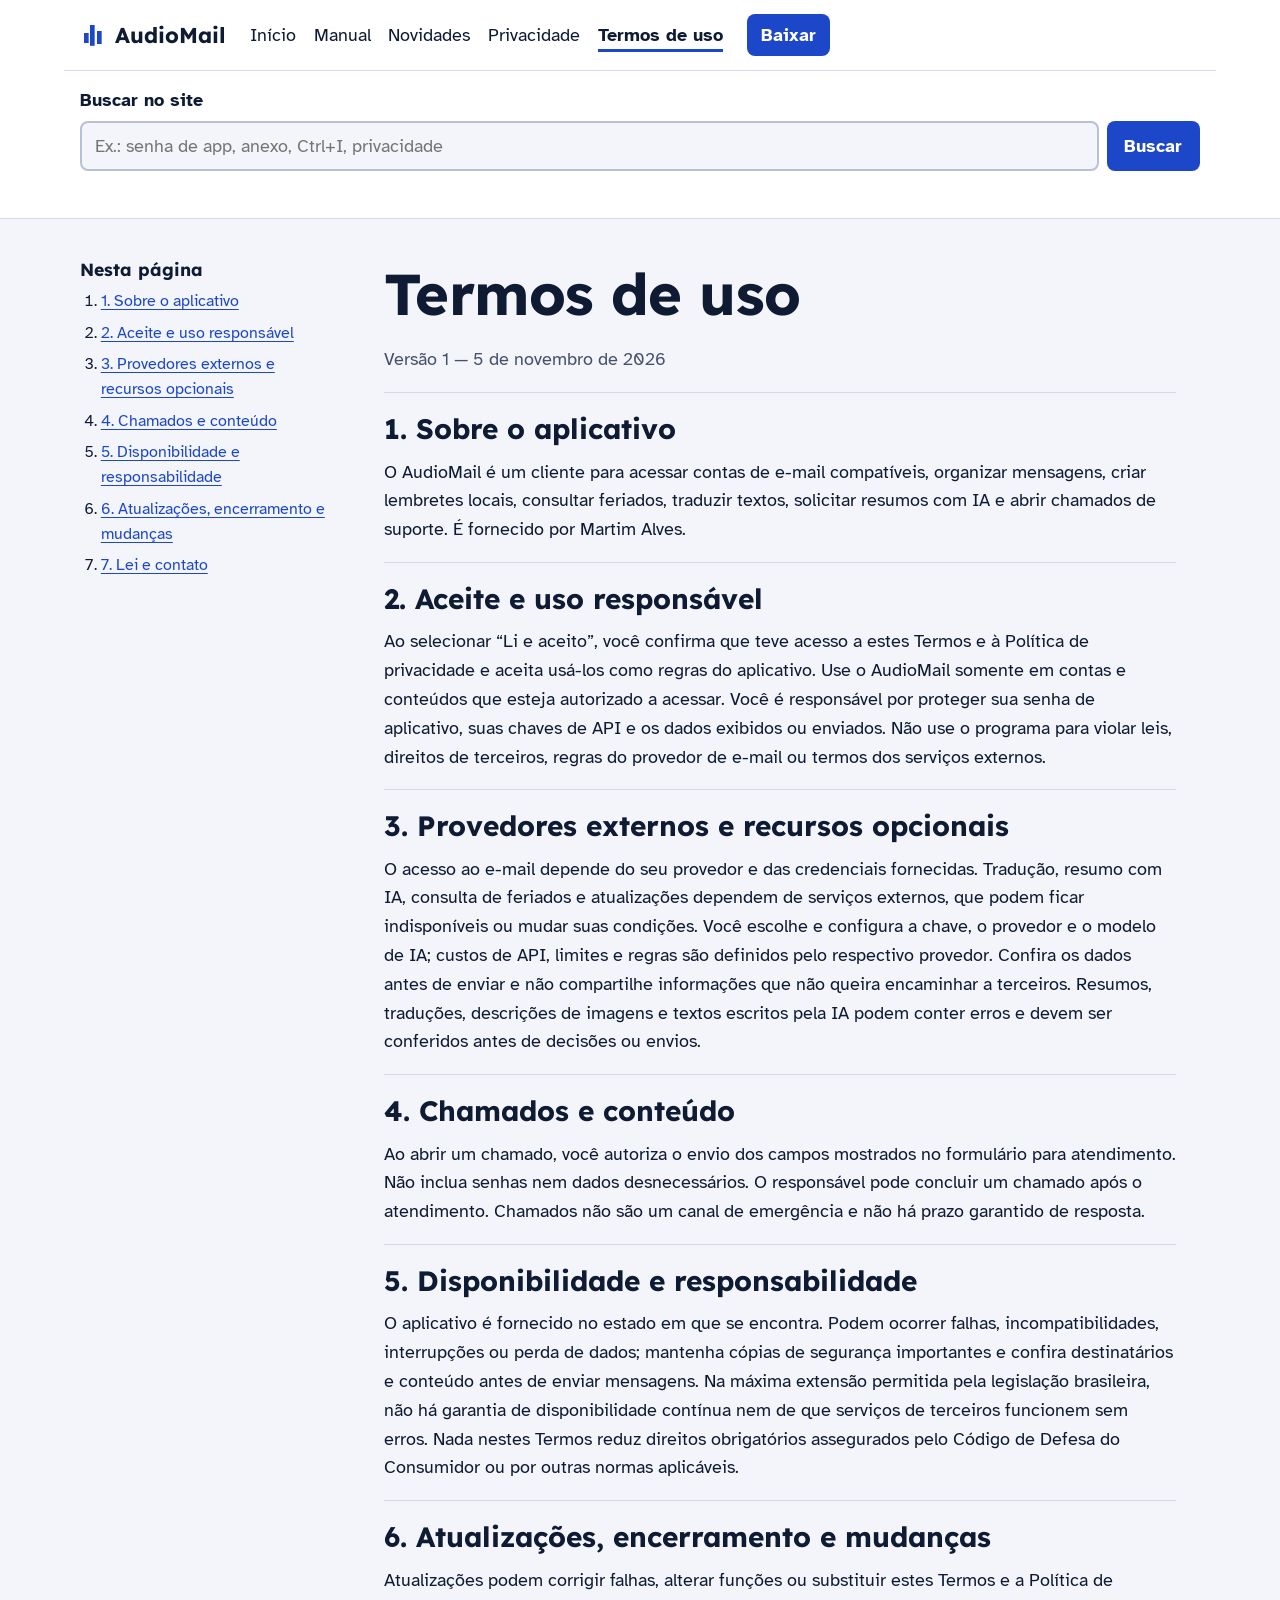
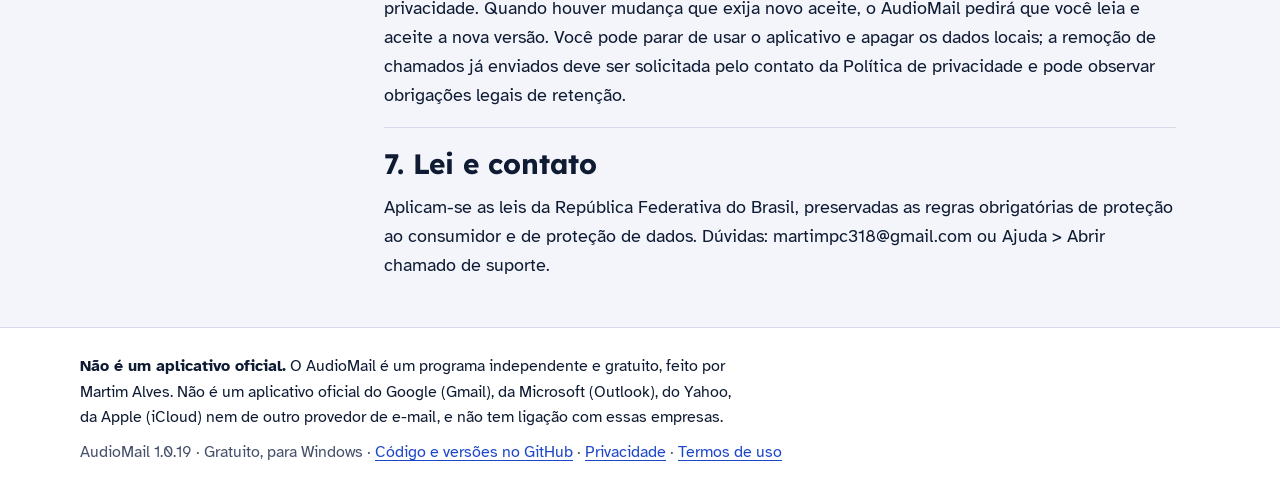
<file: docs/termos.html>
<!doctype html>
<html lang="pt-BR">
<head>
<meta charset="utf-8">
<meta name="viewport" content="width=device-width, initial-scale=1, viewport-fit=cover">
<title>Termos de uso do AudioMail</title>
<meta name="description" content="As regras de uso do AudioMail.">
<meta name="claude:viewport-fit-sides" content="cover">
<link rel="preconnect" href="https://fonts.googleapis.com">
<link rel="preconnect" href="https://fonts.gstatic.com" crossorigin>
<link rel="stylesheet" href="https://fonts.googleapis.com/css2?family=Atkinson+Hyperlegible:ital,wght@0,400;0,700;1,400&family=Lexend:wght@500;700&display=swap">
<link rel="stylesheet" href="estilo.css">
</head>
<body>
<a class="skip" href="#conteudo">Pular para o conteúdo</a>
<header class="topo">
  <div class="faixa">
    <a class="marca" href="index.html" aria-label="AudioMail, página inicial">
      <span class="marca-icone" aria-hidden="true"></span>AudioMail
    </a>
    <nav aria-label="Páginas do site"><ul class="menu"><li><a href="index.html">Início</a></li><li><a href="manual.html">Manual</a></li><li><a href="novidades.html">Novidades</a></li><li><a href="privacidade.html">Privacidade</a></li><li><a href="termos.html" aria-current="page">Termos de uso</a></li></ul></nav>
    <a class="botao botao-pequeno" href="https://github.com/martimpcctrl/AudioMail/releases/download/v1.0.19/AudioMail-Portatil-1.0.19.zip">Baixar</a>
  </div>
  <div class="faixa faixa-busca">
    <form class="busca" role="search" id="form-busca" action="#">
      <label for="campo-busca">Buscar no site</label>
      <div class="busca-linha">
        <input id="campo-busca" type="search" autocomplete="off"
               placeholder="Ex.: senha de app, anexo, Ctrl+I, privacidade">
        <button type="submit" class="botao">Buscar</button>
      </div>
      <p id="busca-status" class="busca-status" role="status" aria-live="polite"></p>
      <ol id="busca-resultados" class="busca-resultados" hidden></ol>
    </form>
  </div>
</header>
<main id="conteudo" tabindex="-1">
<div class="faixa documento">
  <nav class="indice" aria-labelledby="titulo-indice">
    <h2 id="titulo-indice">Nesta página</h2>
    <ol><li><a href="#secao-1">1. Sobre o aplicativo</a></li><li><a href="#secao-2">2. Aceite e uso responsável</a></li><li><a href="#secao-3">3. Provedores externos e recursos opcionais</a></li><li><a href="#secao-4">4. Chamados e conteúdo</a></li><li><a href="#secao-5">5. Disponibilidade e responsabilidade</a></li><li><a href="#secao-6">6. Atualizações, encerramento e mudanças</a></li><li><a href="#secao-7">7. Lei e contato</a></li></ol>
  </nav>
  <article class="texto">
    <h1>Termos de uso</h1>
    <p class="meta">Versão 1 — 5 de novembro de 2026</p>
    <section aria-labelledby="secao-1"><h2 id="secao-1">1. Sobre o aplicativo</h2>
<p>O AudioMail é um cliente para acessar contas de e-mail compatíveis, organizar mensagens, criar lembretes locais, consultar feriados, traduzir textos, solicitar resumos com IA e abrir chamados de suporte. É fornecido por Martim Alves.</p></section>
<section aria-labelledby="secao-2"><h2 id="secao-2">2. Aceite e uso responsável</h2>
<p>Ao selecionar “Li e aceito”, você confirma que teve acesso a estes Termos e à Política de privacidade e aceita usá-los como regras do aplicativo. Use o AudioMail somente em contas e conteúdos que esteja autorizado a acessar. Você é responsável por proteger sua senha de aplicativo, suas chaves de API e os dados exibidos ou enviados. Não use o programa para violar leis, direitos de terceiros, regras do provedor de e-mail ou termos dos serviços externos.</p></section>
<section aria-labelledby="secao-3"><h2 id="secao-3">3. Provedores externos e recursos opcionais</h2>
<p>O acesso ao e-mail depende do seu provedor e das credenciais fornecidas. Tradução, resumo com IA, consulta de feriados e atualizações dependem de serviços externos, que podem ficar indisponíveis ou mudar suas condições. Você escolhe e configura a chave, o provedor e o modelo de IA; custos de API, limites e regras são definidos pelo respectivo provedor. Confira os dados antes de enviar e não compartilhe informações que não queira encaminhar a terceiros. Resumos, traduções, descrições de imagens e textos escritos pela IA podem conter erros e devem ser conferidos antes de decisões ou envios.</p></section>
<section aria-labelledby="secao-4"><h2 id="secao-4">4. Chamados e conteúdo</h2>
<p>Ao abrir um chamado, você autoriza o envio dos campos mostrados no formulário para atendimento. Não inclua senhas nem dados desnecessários. O responsável pode concluir um chamado após o atendimento. Chamados não são um canal de emergência e não há prazo garantido de resposta.</p></section>
<section aria-labelledby="secao-5"><h2 id="secao-5">5. Disponibilidade e responsabilidade</h2>
<p>O aplicativo é fornecido no estado em que se encontra. Podem ocorrer falhas, incompatibilidades, interrupções ou perda de dados; mantenha cópias de segurança importantes e confira destinatários e conteúdo antes de enviar mensagens. Na máxima extensão permitida pela legislação brasileira, não há garantia de disponibilidade contínua nem de que serviços de terceiros funcionem sem erros. Nada nestes Termos reduz direitos obrigatórios assegurados pelo Código de Defesa do Consumidor ou por outras normas aplicáveis.</p></section>
<section aria-labelledby="secao-6"><h2 id="secao-6">6. Atualizações, encerramento e mudanças</h2>
<p>Atualizações podem corrigir falhas, alterar funções ou substituir estes Termos e a Política de privacidade. Quando houver mudança que exija novo aceite, o AudioMail pedirá que você leia e aceite a nova versão. Você pode parar de usar o aplicativo e apagar os dados locais; a remoção de chamados já enviados deve ser solicitada pelo contato da Política de privacidade e pode observar obrigações legais de retenção.</p></section>
<section aria-labelledby="secao-7"><h2 id="secao-7">7. Lei e contato</h2>
<p>Aplicam-se as leis da República Federativa do Brasil, preservadas as regras obrigatórias de proteção ao consumidor e de proteção de dados. Dúvidas: martimpc318@gmail.com ou Ajuda &gt; Abrir chamado de suporte.</p></section>

  </article>
</div>
</main>
<footer class="rodape">
  <div class="faixa rodape-faixa">
    <p class="aviso"><strong>Não é um aplicativo oficial.</strong> O AudioMail é um programa independente e gratuito, feito por Martim Alves. Não é um aplicativo oficial do Google (Gmail), da Microsoft (Outlook), do Yahoo, da Apple (iCloud) nem de outro provedor de e-mail, e não tem ligação com essas empresas.</p>
    <p>AudioMail 1.0.19 · Gratuito, para Windows ·
      <a href="https://github.com/martimpcctrl/AudioMail">Código e versões no GitHub</a> ·
      <a href="privacidade.html">Privacidade</a> · <a href="termos.html">Termos de uso</a></p>
  </div>
</footer>
<script src="busca-indice.js"></script>
<script src="busca.js"></script>
</body>
</html>
</file>
<file: docs/estilo.css>
/* Layout: faixa central de leitura; páginas de texto com índice ao lado no computador
   e em cima no celular. Atalhos do manual aparecem como teclas de teclado. */
:root {
  --bg: #f3f5fa;
  --surface: #ffffff;
  --ink: #0f1b33;
  --muted: #45516b;
  --line: #d3d9e6;
  --accent: #1d47c9;
  --accent-ink: #ffffff;
  --signal: #f2a400;
  --key: #e7ebf4;
  --key-edge: #b7c0d4;
  --font-display: "Lexend", "Segoe UI", system-ui, sans-serif;
  --font-body: "Atkinson Hyperlegible", "Segoe UI", system-ui, sans-serif;
  --font-key: "Consolas", "Cascadia Mono", ui-monospace, monospace;
  --step-0: 1.125rem;
  --step-1: 1.35rem;
  --step-2: 1.75rem;
  --step-3: clamp(2.2rem, 6vw, 3.6rem);
  --measure: 66ch;
  color-scheme: light;
}
@media (prefers-color-scheme: dark) {
  :root:not([data-theme="light"]) {
    --bg: #0b1322; --surface: #111c31; --ink: #e7ecf6; --muted: #a9b4cb; --line: #25324d;
    --accent: #86a8ff; --accent-ink: #0b1322; --signal: #ffc23d; --key: #1b2742; --key-edge: #34456b;
    color-scheme: dark;
  }
}
:root[data-theme="dark"] {
  --bg: #0b1322; --surface: #111c31; --ink: #e7ecf6; --muted: #a9b4cb; --line: #25324d;
  --accent: #86a8ff; --accent-ink: #0b1322; --signal: #ffc23d; --key: #1b2742; --key-edge: #34456b;
  color-scheme: dark;
}

* { box-sizing: border-box; }
body {
  margin: 0;
  background: var(--bg);
  color: var(--ink);
  font-family: var(--font-body);
  font-size: var(--step-0);
  line-height: 1.6;
}
h1, h2, h3 { font-family: var(--font-display); line-height: 1.2; text-wrap: balance; margin: 0; }
h1 { font-size: var(--step-3); letter-spacing: -0.01em; }
h2 { font-size: var(--step-2); }
h3 { font-size: var(--step-1); }
p, ul, ol { margin: 0; }
a { color: var(--accent); text-underline-offset: 0.18em; }
a:hover { text-decoration-thickness: 2px; }
:focus-visible { outline: 4px solid var(--signal); outline-offset: 3px; border-radius: 4px; }
code { font-family: var(--font-key); background: var(--key); padding: 0.05em 0.3em; border-radius: 4px; overflow-wrap: anywhere; }

.faixa {
  width: 100%;
  max-width: 72rem;
  margin-inline: auto;
  padding-left: max(16px, env(safe-area-inset-left, 0px));
  padding-right: max(16px, env(safe-area-inset-right, 0px));
}

/* pular para o conteúdo */
.skip {
  position: absolute; left: max(16px, env(safe-area-inset-left, 0px)); top: -4rem;
  background: var(--accent); color: var(--accent-ink); padding: 0.6rem 1rem; z-index: 20;
  border-radius: 6px; font-weight: 700;
}
.skip:focus { top: calc(0.5rem + env(safe-area-inset-top, 0px)); }

/* topo */
.topo { background: var(--surface); border-bottom: 1px solid var(--line); }
.topo .faixa { display: flex; flex-wrap: wrap; align-items: center; gap: 0.75rem 1.5rem; padding-block: 0.9rem; }
.marca {
  display: inline-flex; align-items: center; gap: 0.6rem; font-family: var(--font-display);
  font-weight: 700; font-size: var(--step-1); color: var(--ink); text-decoration: none;
}
.marca-icone {
  width: 1.6rem; height: 1.6rem; border-radius: 6px; background: var(--accent);
  /* três barras de som: o "áudio" do nome */
  -webkit-mask: linear-gradient(var(--ink) 0 0) 20% 70%/18% 40% no-repeat,
                linear-gradient(var(--ink) 0 0) 50% 50%/18% 80% no-repeat,
                linear-gradient(var(--ink) 0 0) 80% 65%/18% 50% no-repeat;
          mask: linear-gradient(#000 0 0) 20% 70%/18% 40% no-repeat,
                linear-gradient(#000 0 0) 50% 50%/18% 80% no-repeat,
                linear-gradient(#000 0 0) 80% 65%/18% 50% no-repeat;
}
.menu { list-style: none; padding: 0; display: flex; flex-wrap: wrap; gap: 0.25rem 1.1rem; flex: 1 1 auto; }
.menu a { color: var(--ink); text-decoration: none; padding: 0.2rem 0; border-bottom: 3px solid transparent; }
.menu a:hover { border-bottom-color: var(--line); }
.menu a[aria-current="page"] { border-bottom-color: var(--accent); font-weight: 700; }

.faixa-busca { border-top: 1px solid var(--line); }
.busca { width: 100%; display: grid; gap: 0.4rem; }
.busca label { font-weight: 700; }
.busca-linha { display: flex; gap: 0.5rem; flex-wrap: wrap; }
.busca input {
  flex: 1 1 16rem; min-width: 0; font: inherit; color: var(--ink); background: var(--bg);
  border: 2px solid var(--key-edge); border-radius: 8px; padding: 0.55rem 0.8rem;
}
.busca input:focus { border-color: var(--accent); }
.busca-status { color: var(--muted); font-size: 1rem; min-height: 1.2em; }
.busca-resultados { padding-left: 1.4rem; display: grid; gap: 0.7rem; max-height: 26rem; overflow-y: auto; }
.busca-resultados a { font-weight: 700; }
.busca-resultados .onde { color: var(--muted); font-size: 0.95rem; }
.busca-resultados mark { background: color-mix(in srgb, var(--signal) 40%, transparent); color: inherit; }

/* botões */
.botao {
  display: inline-flex; align-items: center; justify-content: center; font: inherit; font-weight: 700;
  background: var(--accent); color: var(--accent-ink); border: 0; border-radius: 8px;
  padding: 0.55rem 1.1rem; text-decoration: none; cursor: pointer;
}
.botao:hover { filter: brightness(1.08); }
.botao-pequeno { padding: 0.4rem 0.9rem; }
.botao-grande { font-size: var(--step-1); padding: 0.85rem 1.6rem; border-radius: 10px; }
.link-forte { font-weight: 700; }

/* abertura */
.abertura {
  display: grid; grid-template-columns: minmax(0, 1.4fr) minmax(0, 1fr); gap: 2.5rem;
  padding-block: 3.5rem 2.5rem; align-items: start;
}
.abertura-texto { display: grid; gap: 1.1rem; min-width: 0; }
.selo { color: var(--muted); font-weight: 700; letter-spacing: 0.04em; text-transform: uppercase; font-size: 0.95rem; }
.chamada { font-size: var(--step-1); max-width: 34ch; }
.acoes { display: flex; flex-wrap: wrap; align-items: center; gap: 1rem 1.5rem; }
.detalhe { color: var(--muted); max-width: 52ch; }

.teclado {
  background: var(--surface); border: 1px solid var(--line); border-radius: 14px;
  padding: 1.4rem; display: grid; gap: 1rem; min-width: 0;
}
.teclado h2 { font-size: var(--step-1); }
.atalhos { list-style: none; padding: 0; display: grid; gap: 0.75rem; }
.atalhos li { display: flex; flex-wrap: wrap; align-items: center; gap: 0.4rem 0.8rem; }
.atalhos span:not(.combo):not(.plus) { color: var(--muted); }

/* teclas */
.combo { display: inline-flex; align-items: center; gap: 0.2rem; white-space: nowrap; }
.plus { color: var(--muted); font-size: 0.85em; }
kbd {
  font-family: var(--font-key); font-size: 0.85em; background: var(--key); color: var(--ink);
  border: 1px solid var(--key-edge); border-bottom-width: 3px; border-radius: 6px; padding: 0.05em 0.45em;
}

/* aviso */
.aviso-oficial { padding-block: 0 2rem; }
.aviso-oficial h2 { font-size: var(--step-1); margin-bottom: 0.4rem; }
.aviso-oficial p { max-width: var(--measure); border-left: 4px solid var(--signal); padding-left: 1rem; }

/* recursos */
section.faixa > h2 { margin-bottom: 1.2rem; }
.recursos { list-style: none; padding: 0; display: grid; grid-template-columns: repeat(auto-fill, minmax(min(100%, 19rem), 1fr)); gap: 1.6rem 2rem; padding-bottom: 2.5rem; }
.recurso { display: grid; gap: 0.35rem; align-content: start; border-top: 2px solid var(--line); padding-top: 0.9rem; }
.recurso h3 { font-size: 1.2rem; }
.recurso p { color: var(--muted); }

.comecar { padding-block: 0 3rem; display: grid; gap: 1rem; }
.comecar > h2 { margin-bottom: 0; }
.passos { display: grid; gap: 0.5rem; padding-left: 1.5rem; max-width: var(--measure); }

/* páginas de texto */
.documento { display: grid; grid-template-columns: minmax(0, 16rem) minmax(0, 1fr); gap: 3rem; padding-block: 2.5rem 3rem; }
.indice { position: sticky; top: calc(1rem + env(safe-area-inset-top, 0px)); align-self: start; max-height: calc(100vh - 2rem); overflow-y: auto; }
.indice h2 { font-size: 1.1rem; margin-bottom: 0.6rem; }
.indice ol { padding-left: 1.3rem; display: grid; gap: 0.35rem; font-size: 1rem; }
.texto { max-width: var(--measure); min-width: 0; display: grid; gap: 1.1rem; }
.texto section { display: grid; gap: 0.75rem; padding-top: 1.2rem; border-top: 1px solid var(--line); scroll-margin-top: 1rem; }
.texto ul, .texto ol { padding-left: 1.4rem; display: grid; gap: 0.45rem; }
.meta { color: var(--muted); }

/* rodapé */
.rodape { background: var(--surface); border-top: 1px solid var(--line); }
.rodape-faixa { display: grid; gap: 0.6rem; padding-block: 1.6rem; color: var(--muted); font-size: 1rem; }
.rodape .aviso { color: var(--ink); max-width: var(--measure); }

main:focus { outline: none; }

@media (max-width: 52rem) {
  .abertura { grid-template-columns: minmax(0, 1fr); padding-block: 2.2rem 2rem; }
  .documento { grid-template-columns: minmax(0, 1fr); gap: 1.5rem; }
  .indice { position: static; max-height: none; border-bottom: 1px solid var(--line); padding-bottom: 1rem; }
}
@media (prefers-reduced-motion: reduce) {
  * { scroll-behavior: auto !important; transition: none !important; }
}
html { scroll-behavior: smooth; }

/* Novidades: uma coluna só, cada versão separada por uma linha */
.documento-unico { grid-template-columns: minmax(0, 1fr); }
.versoes { display: grid; gap: 1.1rem; }
.versoes section h3 { font-size: 1.15rem; margin-top: 0.4rem; }
</file>
